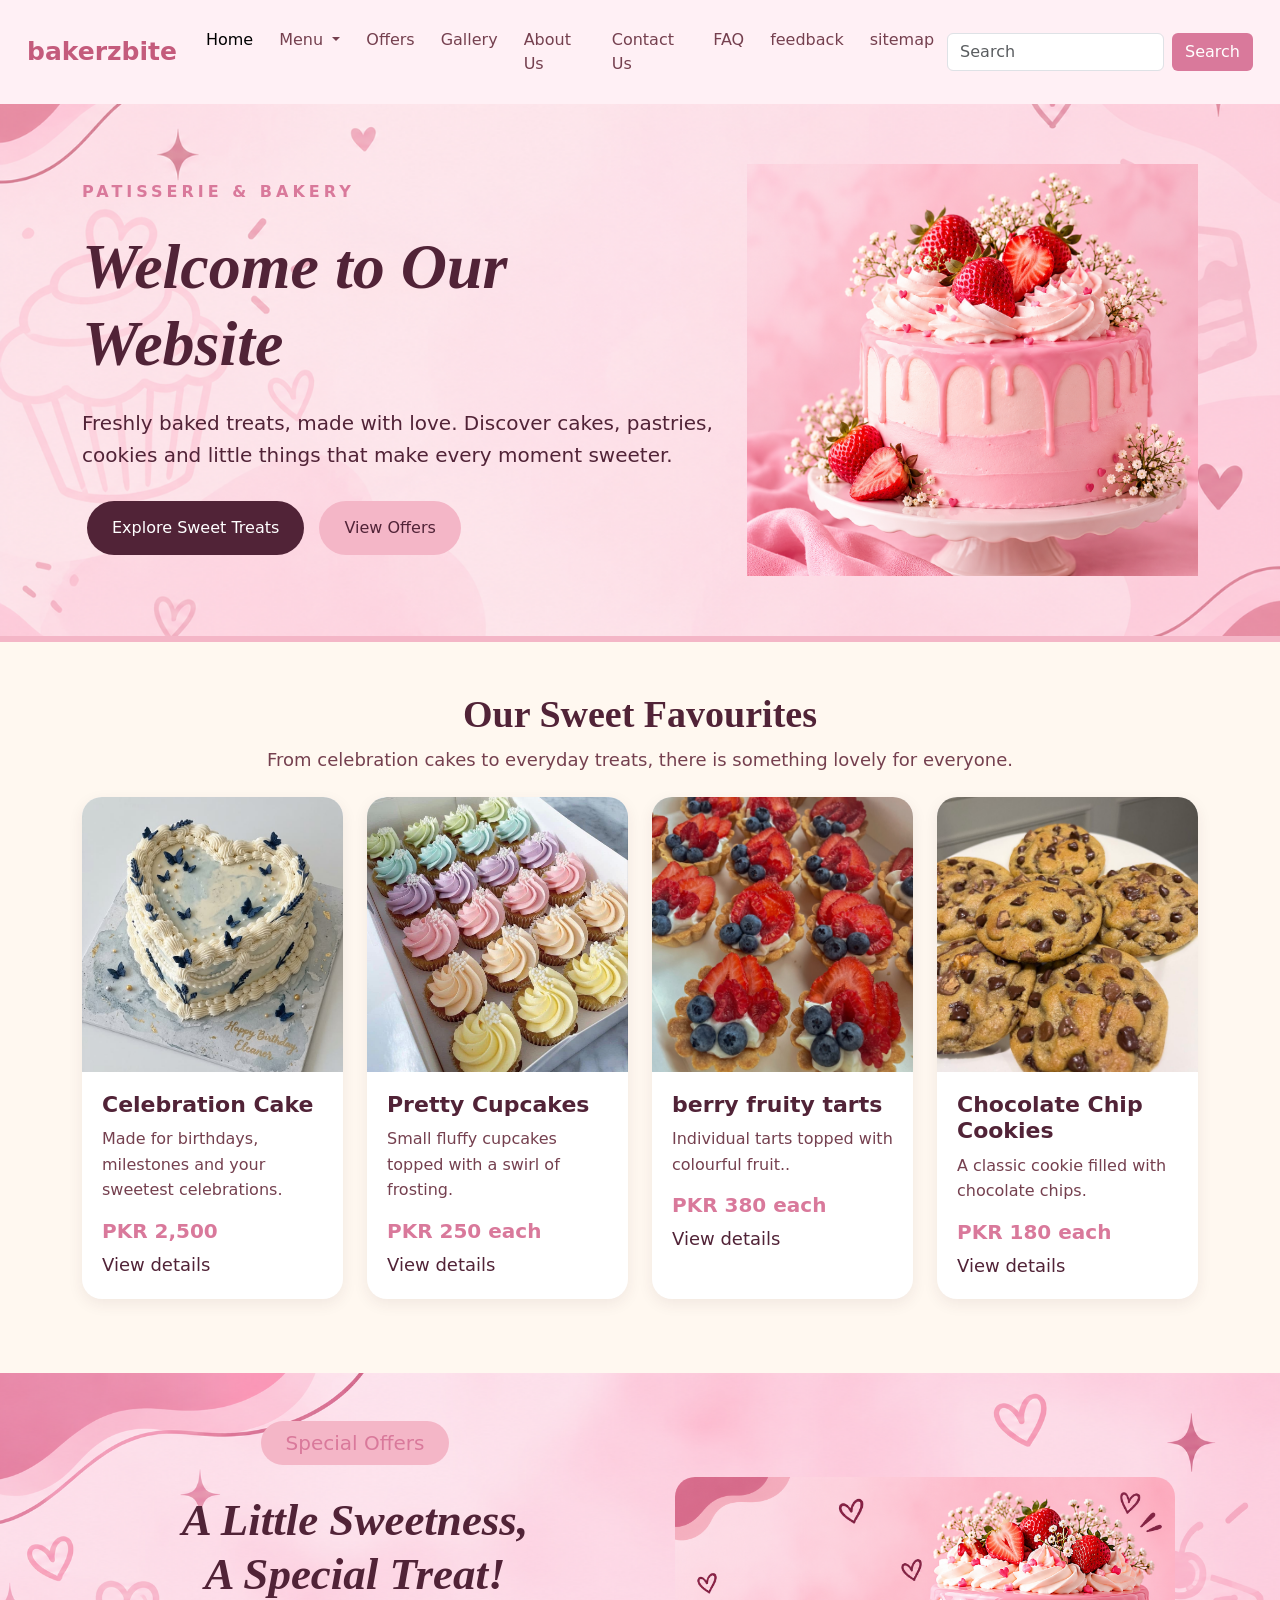
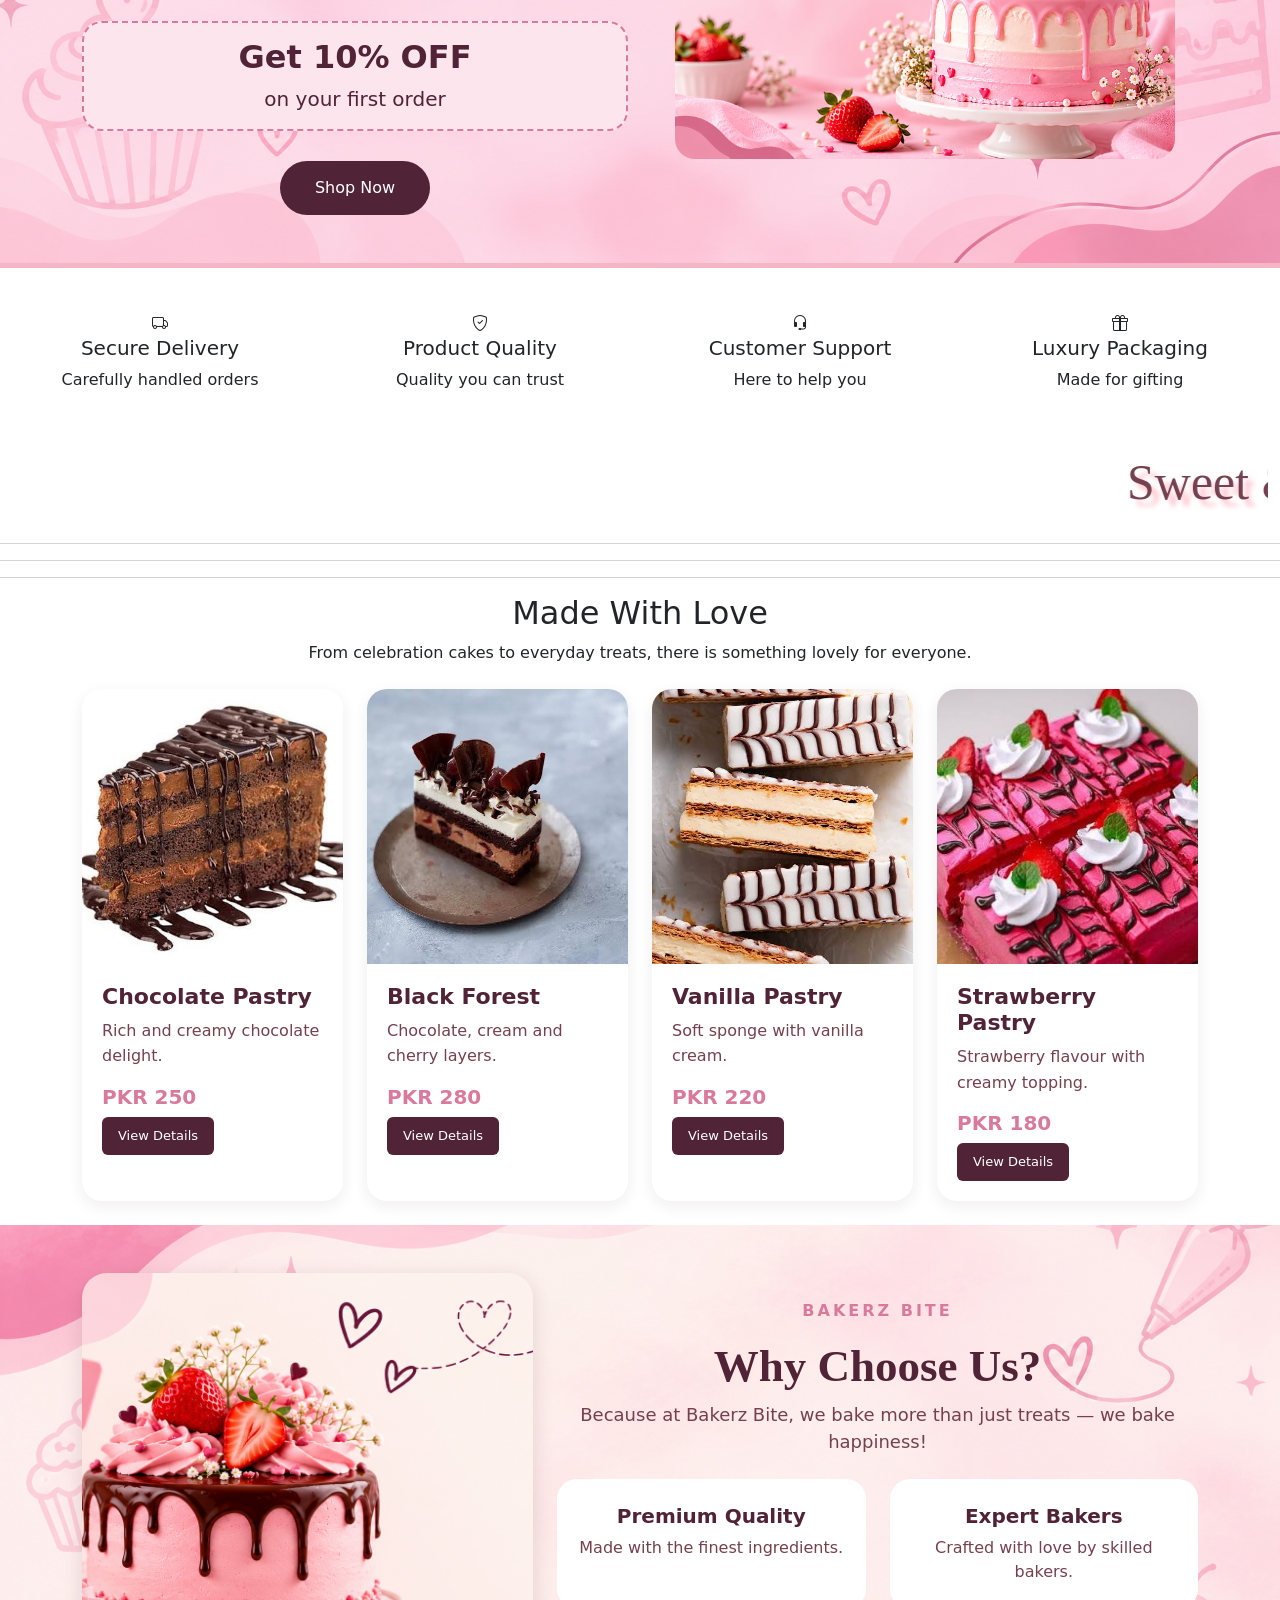
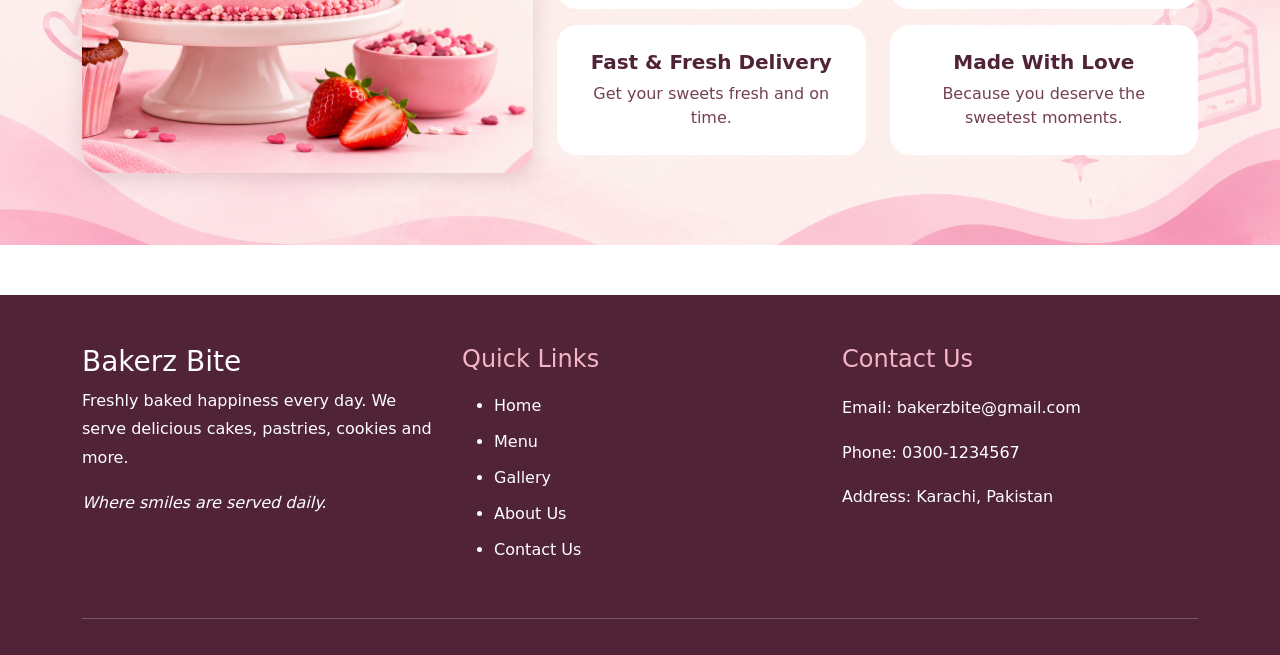
<file: index.html>
<!DOCTYPE html>
    <html lang="en">
    <head>
        <meta charset="UTF-8">
        <meta name="viewport" content="width=device-width, initial-scale=1.0">
        <title>Bakerz Bite</title>

        <!-- Bootstrap 5 -->
        <link href="https://cdn.jsdelivr.net/npm/bootstrap@5.3.3/dist/css/bootstrap.min.css" rel="stylesheet">
    
    <link rel="stylesheet" href="https://cdn.jsdelivr.net/npm/bootstrap-icons@1.11.3/font/bootstrap-icons.min.css">
        <link rel="stylesheet" href="home.css">
    </head>
    <body>
    <!-- ---navbar start gng-- -->
    <nav class="navbar navbar-expand-lg navbar-light">
    <div class="container-fluid">
                

        <a class="navbar-brand" href="logo.jpg-removebg-preview.png">bakerzbite</a>

        <button class="navbar-toggler" type="button"
        data-bs-toggle="collapse"
        data-bs-target="#navbarSupportedContent">
        <span class="navbar-toggler-icon"></span>
        </button>
           




        <div class="collapse navbar-collapse" id="navbarSupportedContent">

        <ul class="navbar-nav me-auto mb-2 mb-lg-0">

            <li class="nav-item">
            <a class="nav-link active" href="index.html">Home</a>
            </li>

            <li class="nav-item dropdown">
            <a class="nav-link dropdown-toggle" href=""
            id="navbarDropdown" role="button"
            data-bs-toggle="dropdown">
                Menu
            </a>

            <ul class="dropdown-menu">
                <li><a class="dropdown-item" href="cakes.html">Cakes</a></li>
                <li><a class="dropdown-item" href="pasteries.html">Pastries</a></li>
                <li><a class="dropdown-item" href="pies.html">Pies</a></li>
                <li><a class="dropdown-item" href="cookies.html">Cookies</a></li>
                <li><a class="dropdown-item" href="marchandies.html">Merchandise</a></li>
            </ul>
            </li>

            <li class="nav-item">
            <a class="nav-link" href="offer.html">Offers</a>
            </li>

            <li class="nav-item">
            <a class="nav-link" href="gallery.html">Gallery</a>
            </li>

            <li class="nav-item">
            <a class="nav-link" href="about.html">About Us</a>
            </li>

            <li class="nav-item">
            <a class="nav-link" href="contact.html">Contact Us</a>
            </li>

            <li class="nav-item">
            <a class="nav-link" href="faq.html">FAQ</a>
            </li>
            
                    <li class="nav-item">
            <a class="nav-link" href="feedback.html">feedback</a>
            </li>
            
                <li class="nav-item">
            <a class="nav-link" href="sitemap.html">sitemap</a>
            </li>

        </ul>

        <form class="d-flex">
            <input class="form-control me-2" type="search" placeholder="Search">
            <button class="btn search-btn" type="submit">Search</button>
        </form>

        </div>
    </div>
    </nav>
    <!-- --navbar end--- -->

    <section class="welcome" id="home">

        <div class="container">
            <div class="row align-items-center">

                <div class="col-md-7 text-start">

                    <p class="small-text">PATISSERIE & BAKERY</p>

                    <h1>Welcome to Our Website</h1>

                    <p class="welcome-text">
                        Freshly baked treats, made with love. Discover cakes,
                        pastries, cookies and little things that make
                        every moment sweeter.
                    </p>

                    <a href="cakes.html" class="btn1">Explore Sweet Treats</a>

                    <a href="offer.html" class="btn2">View Offers</a>

                </div>

                <!-- Image Right Side -->
                <div class="col-md-5 text-center">
                    <img src="pics/welcom1.png" class="img-fluid cake-img" alt="Cake">
                </div>

            </div>
        </div>

    </section>

    <!-- welcome page end -->
    

    <!-- end of welcome--- -->

    <!-- ---FAV -->
    <section class="favourites" id="favourites">

        <div class="container">

            <div class="text-center mb-4">
                <h2>Our Sweet Favourites</h2>
                <p>From celebration cakes to everyday treats, there is something lovely for everyone.</p>
            </div>

            <div class="row"> 

                <!-- Cake -->
                <div class="col-lg-3 col-md-6 mb-4">
                    <div class="sweet-card">

                        <div class="pic">
                            <img src="pics/cake celab3.jpg" alt="Celebration Cake">
                        </div>

                        <div class="card-body">
                            <h4>Celebration Cake</h4>
                            <p>Made for birthdays, milestones and your sweetest celebrations.</p>
                            <h5>PKR 2,500</h5>
                            <a href="contact.html">View details </a>
                        </div>

                    </div>
                </div>

                <!-- Cupcakes -->
                <div class="col-lg-3 col-md-6 mb-4">
                    <div class="sweet-card">

                        <div class="pic">
                            <img src="pics/preety cupcakes.jpg" alt="Pretty Cupcakes">
                        </div>

                        <div class="card-body">
                            <h4>Pretty Cupcakes</h4>
                            <p>Small fluffy cupcakes topped with a swirl of frosting.</p>
                            <h5>PKR 250 each</h5>
                            <a href="contact.html">View details </a>
                        </div>

                    </div>
                </div>

                <!-- tarts -->
                <div class="col-lg-3 col-md-6 mb-4">
                    <div class="sweet-card">

                        <div class="pic">
                            <img src="pics/berry fruit tarts.jpg" alt="Chocolate Chip Cookies">
                        </div>

                        <div class="card-body">
                            <h4>berry fruity tarts</h4>
                            <p>Individual tarts topped with colourful fruit..</p>
                            <h5>PKR 380 each</h5>
                            <a href="contact.html">View details </a>
                        </div>

                    </div>
                </div>


                <!-- Cookies -->
                <div class="col-lg-3 col-md-6 mb-4">
                    <div class="sweet-card">

                        <div class="pic">
                            <img src="pics/choclatechip cookies.jpg" alt="Chocolate Chip Cookies">
                        </div>

                        <div class="card-body">
                            <h4>Chocolate Chip Cookies</h4>
                            <p>A classic cookie filled with chocolate chips.</p>
                            <h5>PKR 180 each</h5>
                            <a href="contact.html">View details </a>
                        </div>

                    </div>
                </div>
    <!-- END-- -->

                <!-- Tote bags -->
       
            </div>
        </div>
    </section>



    <!-- --FAV KHATM -->


    <!-- special offer start -->

    <section class="offer py-5">

        <div class="container">
            <div class="row align-items-center">

               
                <!-- Text side -->
                <div class="col-md-6 text-center">

                    <h5 class="offer-small">Special Offers</h5>

                    <h1>A Little Sweetness,<br>
                        A Special Treat!
                    </h1>

                    <div class="discount">
                        <h2>Get 10% OFF</h2>
                        <p>on your first order</p>
                    </div>

                    <a href="cakes.html" class="shop-btn">
                        Shop Now 
                    </a>

                </div>


               
                <!-- Cake picture -->
                <div class="col-md-6 text-center">
                    <img src="pics/offer pic.png"
                        class="img-fluid offer-img"
                        alt="Special Offer Cake">
                </div>

            </div>
        </div>

    </section>

    <!-- special offer end -->












    <!-- Features Section -->
    <div class="container-fluid py-4">
        <div class="row text-center align-items-center">

            <!-- Feature 1 -->
            <div class="col-6 col-md-3 feature-box">
                <div class="feature-icon">
                    <i class="bi bi-truck"></i>
                </div>
                <h5>Secure Delivery</h5>
                <p>Carefully handled orders</p>
            </div>

            <!-- Feature 2 -->
            <div class="col-6 col-md-3 feature-box">
                <div class="feature-icon">
                    <i class="bi bi-shield-check"></i>
                </div>
                <h5>Product Quality</h5>
                <p>Quality you can trust</p>
            </div>

            <!-- Feature 3 -->
            <div class="col-6 col-md-3 feature-box">
                <div class="feature-icon">
                    <i class="bi bi-headset"></i>
                </div>
                <h5>Customer Support</h5>
                <p>Here to help you</p>
            </div>


            <!-- Feature 4 -->
            <div class="col-6 col-md-3 feature-box">
                <div class="feature-icon">
                    <i class="bi bi-gift"></i>
                </div>
                <h5>Luxury Packaging</h5>
                <p>Made for gifting</p>
            </div>

        </div>
    </div>

    <div class="container-fluid">
        <div class="row">
            <div class="col-md-12">
                <marquee>
                    <h1 style="font-size: 50px; text-shadow: 7px 7px 5px pink; color:#75404f; font-family: Georgia, serif;">Sweet & Celebratory "Best for Cakes & Cupcakes"</h1>
                </marquee>
            </div>
        </div>
    </div>
    <hr style="color:#75404f ; font-weight: bolder;"><hr style="color:#75404f ; font-weight: bolder;"><hr style="color:#75404f ; font-weight: bolder;">













    <!-- Cards Start -->

    <section class="cakes" id="cakes">

        <div class="container">

            <div class="text-center mb-4">
                <h2>Made With Love</h2>
                <p>From celebration cakes to everyday treats, there is something lovely for everyone.</p>
            </div>

            <div class="row">

                <!-- Card 1 -->
                <div class="col-lg-3 col-md-6 mb-4">
                    <div class="sweet-card">

                        <div class="pic">
                            <img src="pics/pastry1.jpg" alt="chocolate">
                        </div>

                        <div class="card-body">
                            <h4>Chocolate Pastry</h4>
                            <p>Rich and creamy chocolate delight.</p>
                            <h5>PKR 250</h5>

                            <button class="btn detail-btn"
                            data-bs-toggle="modal" data-bs-target="#cake1">
                                View Details
                            </button>
                        </div>

                    </div>
                </div>


                <!-- Card 2 -->
                <div class="col-lg-3 col-md-6 mb-4">
                    <div class="sweet-card">

                        <div class="pic">
                            <img src="pics/pastry2.jpg" alt="Black Forest">
                        </div>

                        <div class="card-body">
                            <h4>Black Forest</h4>
                            <p>Chocolate, cream and cherry layers.</p>
                            <h5>PKR 280</h5>

                            <button class="btn detail-btn"
                            data-bs-toggle="modal" data-bs-target="#cake2">
                                View Details
                            </button>
                        </div>

                    </div>
                </div>


                <!-- Card 3 -->
                <div class="col-lg-3 col-md-6 mb-4">
                    <div class="sweet-card">

                        <div class="pic">
                            <img src="pics/pastry3.jpg" alt="vanilla">
                        </div>

                        <div class="card-body">
                            <h4>Vanilla Pastry</h4>
                            <p>Soft sponge with vanilla cream.</p>
                            <h5>PKR 220</h5>

                            <button class="btn detail-btn"
                            data-bs-toggle="modal" data-bs-target="#cake3">
                                View Details
                            </button>
                        </div>

                    </div>
                </div>

                 
                <!-- Card 4 -->
                <div class="col-lg-3 col-md-6 mb-4">
                    <div class="sweet-card">

                        <div class="pic">
                            <img src="pics/pastry4.jpg" alt="Strawberry">
                        </div>

                        <div class="card-body">
                            <h4>Strawberry Pastry</h4>
                            <p>Strawberry flavour with creamy topping.</p>
                            <h5>PKR 180</h5>

                            <button class="btn detail-btn"
                            data-bs-toggle="modal" data-bs-target="#cake4">
                                View Details
                            </button>
                        </div>

                    </div>
                </div>

            </div>
        </div>


        <!-- Modal 1 -->
        <div class="modal fade" id="cake1">
            <div class="modal-dialog modal-dialog-centered modal-lg">
                <div class="modal-content">

                    <div class="row g-0">

                        <div class="col-md-6">
                            <img src="pics/pastry1.jpg" class="w-100 h-100" style="object-fit: cover;">
                        </div>

                        <div class="col-md-6 p-4">
                            <button type="button" class="btn-close float-end"
                            data-bs-dismiss="modal"></button>

                            <h4>Chocolate Pastry</h4>
                            <p>Rich and creamy chocolate delight with delicious chocolate layers. A perfect treat for chocolate lovers.</p>

                            <h5>PKR 250</h5>

                            <a href="contact.html" class="btn order-btn w-100">
                                Order Now
                            </a>
                        </div>

                    </div>

                </div>
            </div>
        </div>


        <!-- Modal 2 -->
        <div class="modal fade" id="cake2">
            <div class="modal-dialog modal-dialog-centered modal-lg">
                <div class="modal-content">

                    <div class="row g-0">

                        <div class="col-md-6">
                            <img src="pics/pastry2.jpg" class="w-100 h-100" style="object-fit: cover;">
                        </div>

                        <div class="col-md-6 p-4">
                            <button type="button" class="btn-close float-end"
                            data-bs-dismiss="modal"></button>

                            <h4>Black Forest</h4>
                            <p>Delicious chocolate sponge with fresh cream and cherry layers. A lovely choice for sweet moments.</p>

                            <h5>PKR 280</h5>

                            <a href="contact.html" class="btn order-btn w-100">
                                Order Now
                            </a>
                        </div>

                    </div>

                </div>
            </div>
        </div>


        <!-- Modal 3 -->
        <div class="modal fade" id="cake3">
            <div class="modal-dialog modal-dialog-centered modal-lg">
                <div class="modal-content">

                    <div class="row g-0">

                        <div class="col-md-6">
                            <img src="pics/pastry3.jpg" class="w-100 h-100" style="object-fit: cover;">
                        </div>

                        <div class="col-md-6 p-4">
                            <button type="button" class="btn-close float-end"
                            data-bs-dismiss="modal"></button>

                            <h4>Vanilla Pastry</h4>
                            <p>Soft vanilla sponge topped with smooth and creamy vanilla frosting. Perfect for every occasion.</p>

                            <h5>PKR 220</h5>

                            <a href="contact.html" class="btn order-btn w-100">
                                Order Now
                            </a>
                        </div>

                    </div>

                </div>
            </div>
        </div>


        <!-- Modal 4 -->
        <div class="modal fade" id="cake4">
            <div class="modal-dialog modal-dialog-centered modal-lg">
                <div class="modal-content">

                    <div class="row g-0">

                        <div class="col-md-6">
                            <img src="pics/pastry4.jpg" class="w-100 h-100" style="object-fit: cover;">
                        </div>

                        <div class="col-md-6 p-4">
                            <button type="button" class="btn-close float-end"
                            data-bs-dismiss="modal"></button>

                            <h4>Strawberry Pastry</h4>
                            <p>Soft pastry with delicious strawberry flavour and creamy topping. A delightful treat for everyone.</p>

                            <h5>PKR 180</h5>

                            <a href="contact.html" class="btn order-btn w-100">
                                Order Now
                            </a>
                        </div>

                    </div>

                </div>
            </div>
        </div>

    </section>

    <!-- Cards End -->





    <!-- Why Choose Us Start -->

    <section class="choose py-5">

        <div class="container">
            <div class="row align-items-center">

                <!-- Left Side Image -->

                <div class="col-lg-5 col-md-12 mb-4">
                    <img src="pics/side pic.png"
                        class="img-fluid choose-img"
                        alt="Bakerz Bite Cake">
                </div>

                <!-- Right Side Content -->

                <div class="col-lg-7 col-md-12">

                    <div class="text-center mb-4">
                        <p class="choose-small">BAKERZ BITE</p>

                        <h2>Why Choose Us?</h2>

                        <p class="choose-text">
                            Because at Bakerz Bite, we bake more than
                            just treats — we bake happiness!
                        </p>
                    </div>

                    <div class="row">

                        <!-- Box 1 -->

                        <div class="col-md-6 mb-3">
                            <div class="choose-box">
                                <h4>Premium Quality</h4>
                                <p>Made with the finest ingredients.</p>
                            </div>
                        </div>

                        <!-- Box 2 -->

                        <div class="col-md-6 mb-3">
                            <div class="choose-box">
                                <h4>Expert Bakers</h4>
                                <p>Crafted with love by skilled bakers.</p>
                            </div>
                        </div>

                        <!-- Box 3 -->

                        <div class="col-md-6 mb-3">
                            <div class="choose-box">
                                <h4>Fast & Fresh Delivery</h4>
                                <p>Get your sweets fresh and on time.</p>
                            </div>
                        </div>

                        <!-- Box 4 -->

                        <div class="col-md-6 mb-3">
                            <div class="choose-box">
                                <h4>Made With Love</h4>
                                <p>Because you deserve the sweetest moments.</p>
                            </div>
                        </div>

                    </div>

                </div>

            </div>
        </div>

    </section>

    <!-- Why Choose Us End -->



    <!-- ---footer shuru -->

    <footer class="footer">
        <div class="container">
            <div class="row">

                <!-- About -->
                <div class="col-lg-4 col-md-6 mb-4">
                    <h3>Bakerz Bite</h3>
                    <p>
                        Freshly baked happiness every day.
                        We serve delicious cakes, pastries,
                        cookies and more.
                    </p>
                    <p><i>Where smiles are served daily.</i></p>
                </div>

                <!-- Quick Links -->
                <div class="col-lg-4 col-md-6 mb-4">
                    <h4>Quick Links</h4>
                    <ul class="footer-links">
                        <li><a href="home.html">Home</a></li>
                        <li><a href="#">Menu</a></li>
                        <li><a href="gallery.html">Gallery</a></li>
                        <li><a href="about.html">About Us</a></li>
                        <li><a href="contact.html">Contact Us</a></li>
                    </ul>
                </div>

                <!-- Contact -->
                <div class="col-lg-4 col-md-12 mb-4">
                    <h4>Contact Us</h4>
                    <p>Email: bakerzbite@gmail.com</p>
                    <p>Phone: 0300-1234567</p>
                    <p>Address: Karachi, Pakistan</p>
                </div>

            </div>

            <hr>

            

        </div>
    </footer>




    <!-- ---footer khtm -->


    <script src="https://cdn.jsdelivr.net/npm/bootstrap@5.0.2/dist/js/bootstrap.bundle.min.js" integrity="sha384-MrcW6ZMFYlzcLA8Nl+NtUVF0sA7MsXsP1UyJoMp4YLEuNSfAP+JcXn/tWtIaxVXM" crossorigin="anonymous"></script>
    </body>
    </html>
</file>
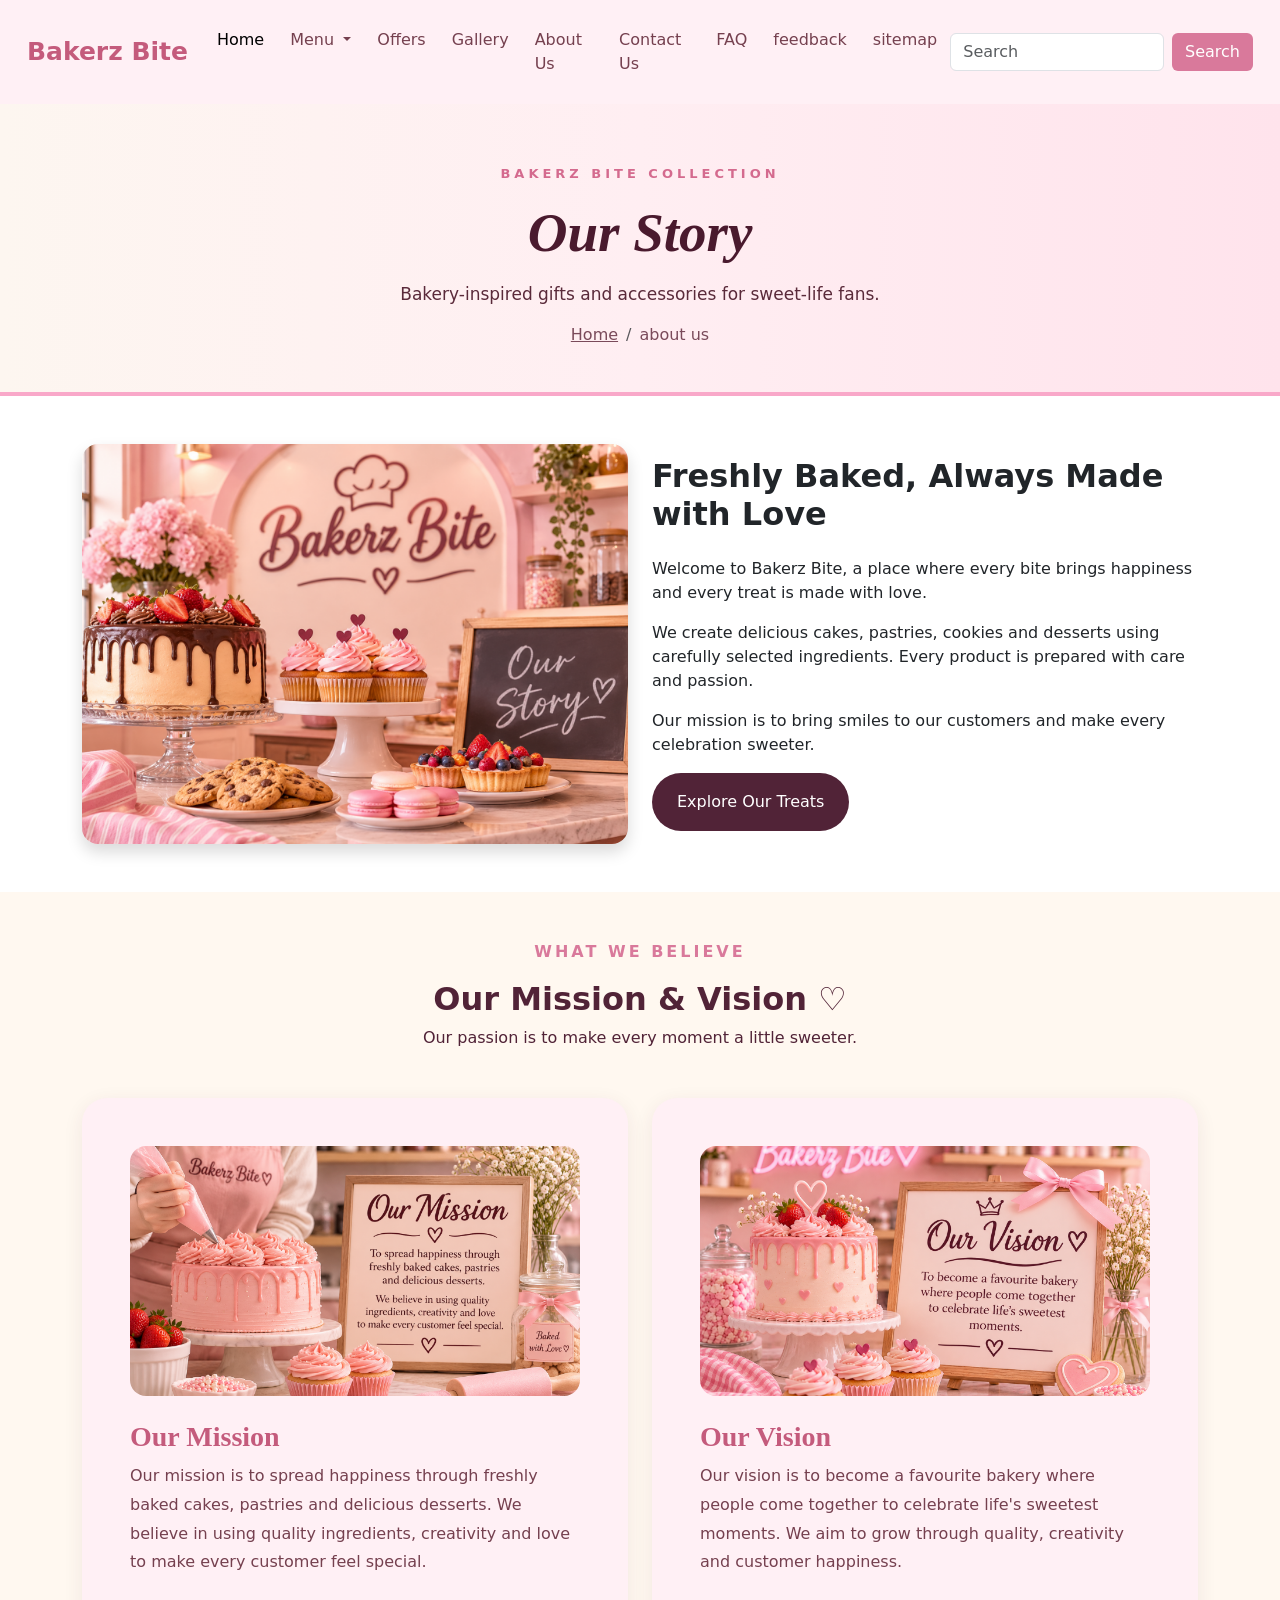
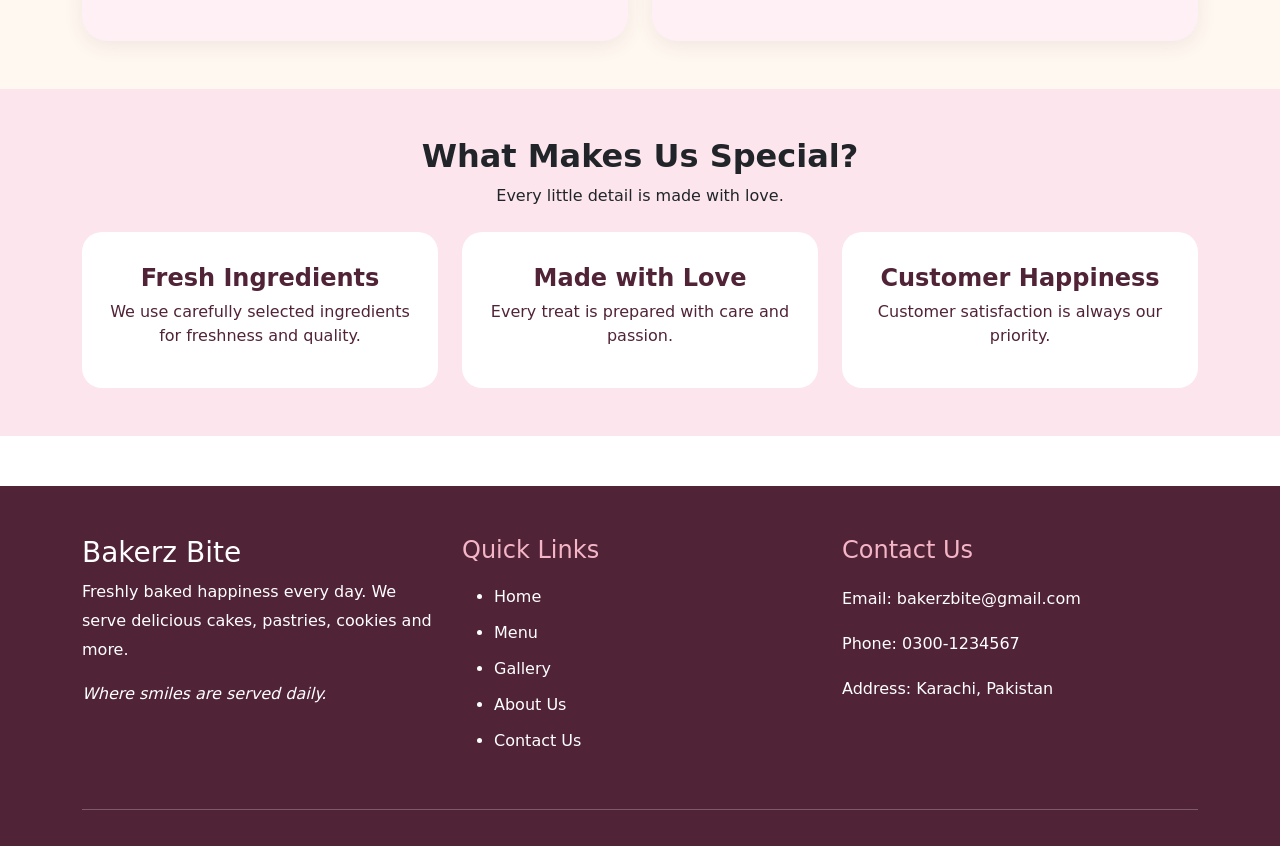
<file: about.html>
<!DOCTYPE html>
<html lang="en">
<head>
    <meta charset="UTF-8">
    <meta name="viewport" content="width=device-width, initial-scale=1.0">
    <title>Bakerz Bite</title>

    <!-- Bootstrap 5 -->
    <link href="https://cdn.jsdelivr.net/npm/bootstrap@5.3.3/dist/css/bootstrap.min.css" rel="stylesheet">

    <link rel="stylesheet" href="about.css">
</head>
<body>
<!-- ---navbar start gng-- -->
<nav class="navbar navbar-expand-lg navbar-light">
  <div class="container-fluid">

    <a class="navbar-brand" href="#">Bakerz Bite</a>

    <button class="navbar-toggler" type="button"
    data-bs-toggle="collapse"
    data-bs-target="#navbarSupportedContent">
      <span class="navbar-toggler-icon"></span>
    </button>

    <div class="collapse navbar-collapse" id="navbarSupportedContent">

      <ul class="navbar-nav me-auto mb-2 mb-lg-0">

        <li class="nav-item">
          <a class="nav-link active" href="index.html">Home</a>
        </li>

        <li class="nav-item dropdown">
          <a class="nav-link dropdown-toggle" href="#"
          id="navbarDropdown" role="button"
          data-bs-toggle="dropdown">
            Menu
          </a>

          <ul class="dropdown-menu">
            <li><a class="dropdown-item" href="cakes.html">Cakes</a></li>
            <li><a class="dropdown-item" href="pasteries.html">Pastries</a></li>
            <li><a class="dropdown-item" href="pies.html">Pies</a></li>
            <li><a class="dropdown-item" href="cookies.html">Cookies</a></li>
            <li><a class="dropdown-item" href="marchandies.html">Merchandise</a></li>
          </ul>
        </li>

        <li class="nav-item">
          <a class="nav-link" href="offer.html">Offers</a>
        </li>

        <li class="nav-item">
          <a class="nav-link" href="gallery.html">Gallery</a>
        </li>

        <li class="nav-item">
          <a class="nav-link" href="about.html">About Us</a>
        </li>

        <li class="nav-item">
          <a class="nav-link" href="contact.html">Contact Us</a>
        </li>

        <li class="nav-item">
          <a class="nav-link" href="faq.html">FAQ</a>
        </li>
        
         <li class="nav-item">
          <a class="nav-link" href="feedback.html">feedback</a>
        </li>

        <li class="nav-item">
          <a class="nav-link" href="sitemap.html">sitemap</a>
        </li>
      </ul>

      <form class="d-flex">
        <input class="form-control me-2" type="search" placeholder="Search">
        <button class="btn search-btn" type="submit">Search</button>
      </form>

    </div>
  </div>
</nav>
<!-- --navbar end--- -->

<!-- welcome shuru-- -->
 <!-- Cakes Header Section-- -->
   <section class="cakes-header text-center">
    <div class="container">

      <p class="small-title">BAKERZ BITE COLLECTION</p>

      <h1 class="main-title">Our Story </h1>

      <p class="sub-text mt-3">Bakery-inspired gifts and accessories for sweet-life fans.</p> 

      <!-- Breadcrumb  -->

       <nav aria-label="breadcrumb" class="d-flex justify-content-center mt-3">
        <ol class="breadcrumb mb-0">
          <li class="breadcrumb-item"><a href="index.html">Home</a></li>
          <li class="breadcrumb-item active" aria-current="page">about us</li>
        </ol>
      </nav>

  
    </div>
  </section> 

<!-- welcome end -->

<!-- About Content -->

<section class="container py-5">

    <div class="row align-items-center g-4">

        <div class="col-md-6">

            <img src="pics/bakery pic.png"
                class="img-fluid rounded-4 shadow about-img"
                alt="Bakerz Bite Bakery">

        </div>

        <div class="col-md-6">

            <h2 class="fw-bold">
                Freshly Baked, Always Made with Love
            </h2>

            <p class="mt-4">
                Welcome to Bakerz Bite, a place where every bite
                brings happiness and every treat is made with love.
            </p>

            <p>
                We create delicious cakes, pastries, cookies and
                desserts using carefully selected ingredients.
                Every product is prepared with care and passion.
            </p>

            <p>
                Our mission is to bring smiles to our customers
                and make every celebration sweeter.
            </p>

            <a href="home.html"
                class="btn about-btn rounded-pill px-4 py-3">
                Explore Our Treats 
            </a>

        </div>

    </div>

</section>






<!-- Mission & Vision -->

<section class="mission py-5">

    <div class="container">

        <div class="text-center mb-5">
            <p class="pink-text">WHAT WE BELIEVE</p>
            <h2 class="fw-bold">Our Mission & Vision ♡</h2>
            <p>Our passion is to make every moment a little sweeter.</p>
        </div>

        <div class="row g-4">

            <!-- Mission -->

            <div class="col-md-6">

                <div class="mission-card h-100 p-4 p-md-5">

                    <div class="mission-pic">
                        <img src="pics/mission.png"
                             class="img-fluid rounded-4"
                             alt="Freshly baked cakes">
                    </div>

                    <h3 class="mt-4 fw-bold">Our Mission </h3>

                    <p>
                        Our mission is to spread happiness through
                        freshly baked cakes, pastries and delicious
                        desserts. We believe in using quality ingredients,
                        creativity and love to make every customer feel special.
                    </p>

                </div>

            </div>

            <!-- Vision -->

            <div class="col-md-6">

                <div class="mission-card h-100 p-4 p-md-5">

                    <div class="mission-pic">
                        <img src="pics/version.png"
                             class="img-fluid rounded-4"
                             alt="Beautiful bakery treats">
                    </div>

                    <h3 class="mt-4 fw-bold">Our Vision </h3>

                    <p>
                        Our vision is to become a favourite bakery
                        where people come together to celebrate
                        life's sweetest moments. We aim to grow
                        through quality, creativity and customer happiness.
                    </p>

                </div>

            </div>

        </div>

    </div>

</section>
<!-- ---end of vison and mission-- -->




<!-- Our box -->

<section class="box py-5">

    <div class="container text-center">

        <h2 class="fw-bold">What Makes Us Special?</h2>

        <p class="mb-4">
            Every little detail is made with love.
        </p>

        <div class="row g-4">

            <div class="col-md-4">

                <div class="card box-card h-100 p-4">

                    <h1></h1>

                    <h4 class="fw-bold">Fresh Ingredients</h4>

                    <p>
                        We use carefully selected ingredients
                        for freshness and quality.
                    </p>

                </div>

            </div>

            <div class="col-md-4">

                <div class="card box-card h-100 p-4">

                    <h1></h1>

                    <h4 class="fw-bold">Made with Love</h4>

                    <p>
                        Every treat is prepared with care
                        and passion.
                    </p>

                </div>

            </div>

            <div class="col-md-4">

                <div class="card box-card h-100 p-4">

                    <h1></h1>

                    <h4 class="fw-bold">Customer Happiness</h4>

                    <p>
                        Customer satisfaction is always
                        our priority.
                    </p>

                </div>

            </div>

        </div>

    </div>

</section>







<!-- ---footer shuru -->

<footer class="footer">
    <div class="container">
        <div class="row">

            <!-- About -->
            <div class="col-lg-4 col-md-6 mb-4">
                <h3>Bakerz Bite</h3>
                <p>
                    Freshly baked happiness every day.
                    We serve delicious cakes, pastries,
                    cookies and more.
                </p>
                <p><i>Where smiles are served daily.</i></p>
            </div>

            <!-- Quick Links -->
            <div class="col-lg-4 col-md-6 mb-4">
                <h4>Quick Links</h4>
                <ul class="footer-links">
                    <li><a href="index.html">Home</a></li>
                    <li><a href="cakes.html">Menu</a></li>
                    <li><a href="gallery.html">Gallery</a></li>
                    <li><a href="about.html">About Us</a></li>
                    <li><a href="contact.html">Contact Us</a></li>
                </ul>
            </div>

            <!-- Contact -->
            <div class="col-lg-4 col-md-12 mb-4">
                <h4>Contact Us</h4>
                <p>Email: bakerzbite@gmail.com</p>
                <p>Phone: 0300-1234567</p>
                <p>Address: Karachi, Pakistan</p>
            </div>

        </div>

        <hr>

        

    </div>
</footer>




 <!-- ---footer khtm -->


<script src="https://cdn.jsdelivr.net/npm/bootstrap@5.0.2/dist/js/bootstrap.bundle.min.js" integrity="sha384-MrcW6ZMFYlzcLA8Nl+NtUVF0sA7MsXsP1UyJoMp4YLEuNSfAP+JcXn/tWtIaxVXM" crossorigin="anonymous"></script>
</body>
</html>
</file>
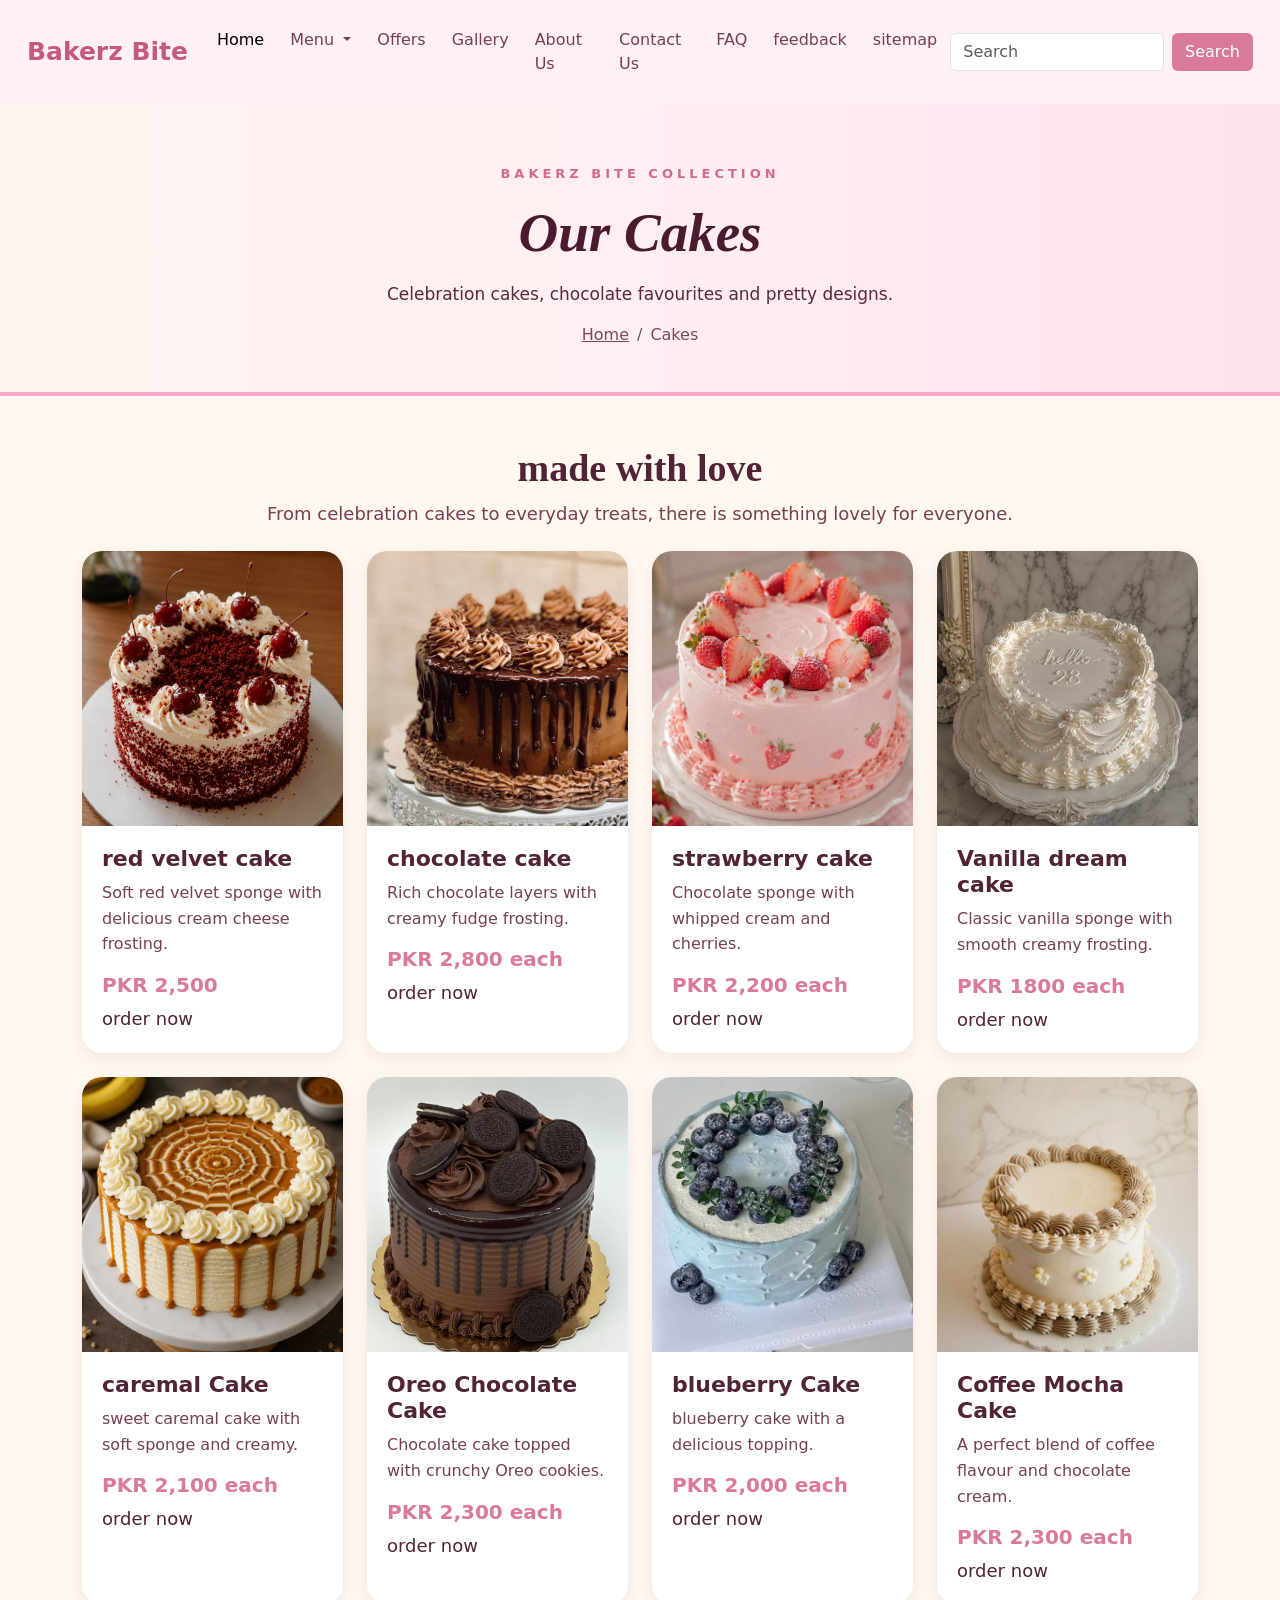
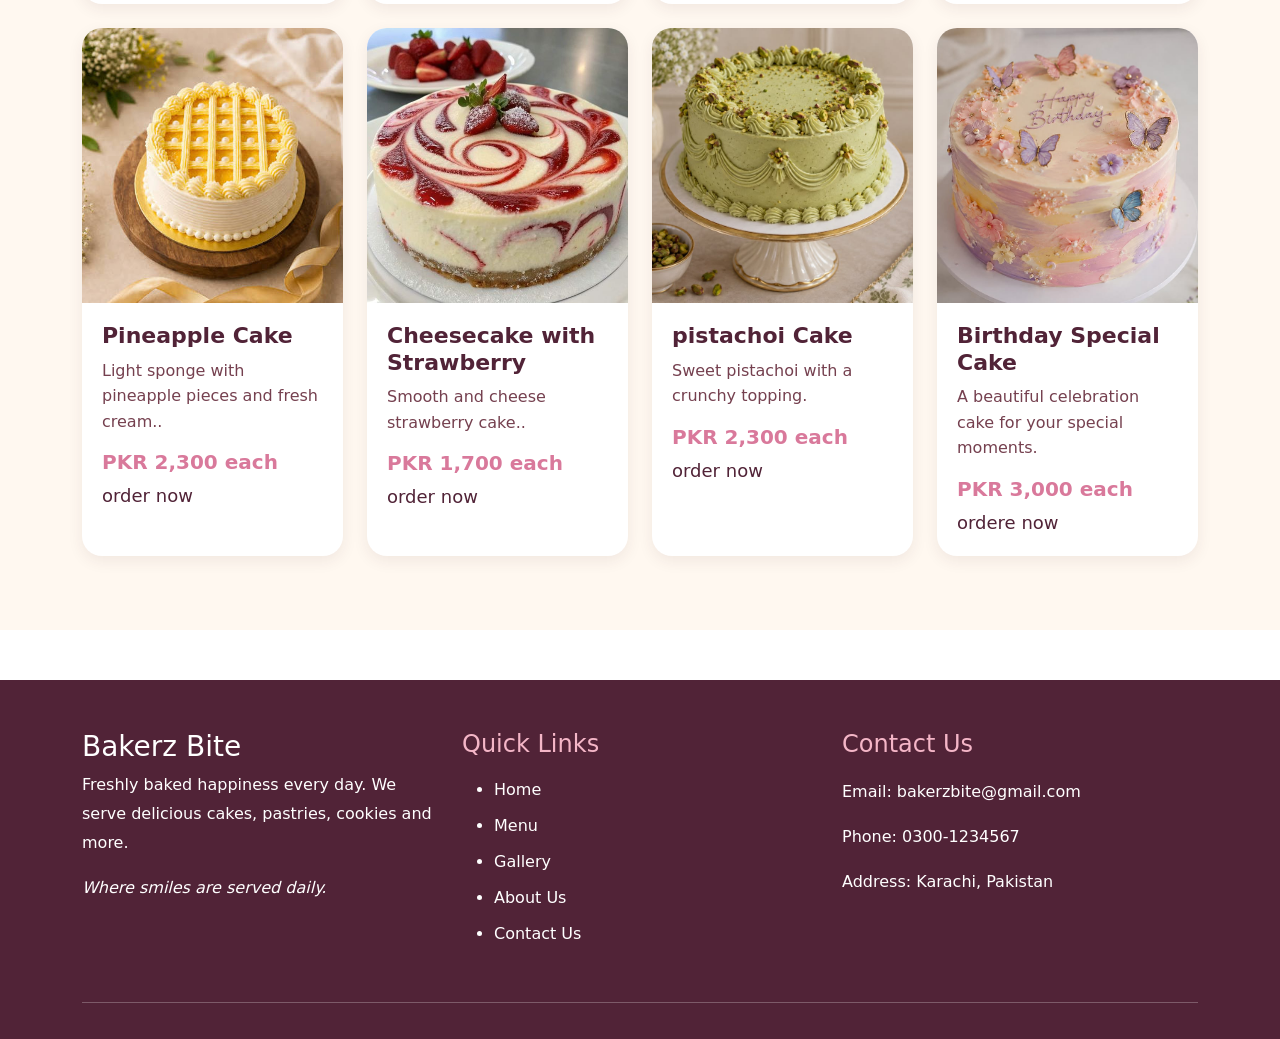
<file: cakes.html>
<!DOCTYPE html>
<html lang="en">
<head>
    <meta charset="UTF-8">
    <meta name="viewport" content="width=device-width, initial-scale=1.0">
    <title>Bakerz Bite</title>

    <!-- Bootstrap 5 -->
    <link href="https://cdn.jsdelivr.net/npm/bootstrap@5.3.3/dist/css/bootstrap.min.css" rel="stylesheet">

    <link rel="stylesheet" href="cakes.css">

    
</head>
<body>
<!-- ---navbar start gng-- -->
<nav class="navbar navbar-expand-lg navbar-light">
  <div class="container-fluid">

    <a class="navbar-brand" href="#">Bakerz Bite</a>

    <button class="navbar-toggler" type="button"
    data-bs-toggle="collapse"
    data-bs-target="#navbarSupportedContent">
      <span class="navbar-toggler-icon"></span>
    </button>

    <div class="collapse navbar-collapse" id="navbarSupportedContent">

      <ul class="navbar-nav me-auto mb-2 mb-lg-0">

        <li class="nav-item">
          <a class="nav-link active" href="#">Home</a>
        </li>

        <li class="nav-item dropdown">
          <a class="nav-link dropdown-toggle" href="#"
          id="navbarDropdown" role="button"
          data-bs-toggle="dropdown">
            Menu
          </a>

          <ul class="dropdown-menu">
            <li><a class="dropdown-item" href="cakes.html">Cakes</a></li>
            <li><a class="dropdown-item" href="pasteries.html">Pastries</a></li>
            <li><a class="dropdown-item" href="pies.html">Pies</a></li>
            <li><a class="dropdown-item" href="cookies.html">Cookies</a></li>
            <li><a class="dropdown-item" href="marchandies.html">Merchandise</a></li>
          </ul>
        </li>

        <li class="nav-item">
          <a class="nav-link" href="offer.html">Offers</a>
        </li>

        <li class="nav-item">
          <a class="nav-link" href="gallery.html">Gallery</a>
        </li>

        <li class="nav-item">
          <a class="nav-link" href="about.html">About Us</a>
        </li>

        <li class="nav-item">
          <a class="nav-link" href="contact.html">Contact Us</a>
        </li>

        <li class="nav-item">
          <a class="nav-link" href="faq.html">FAQ</a>
        </li>
        
        <li class="nav-item">
          <a class="nav-link" href="feedback.html">feedback</a>
        </li>

         <li class="nav-item">
          <a class="nav-link" href="sitemap.html">sitemap</a>
        </li>
      </ul>

      <form class="d-flex">
        <input class="form-control me-2" type="search" placeholder="Search">
        <button class="btn search-btn" type="submit">Search</button>
      </form>

    </div>
  </div>
</nav>
<!-- --navbar end--- -->
<!-- welcome shuru-- -->
 <!-- Cakes Header Section-- -->
   <section class="cakes-header text-center">
    <div class="container">

      <p class="small-title">BAKERZ BITE COLLECTION</p>

      <h1 class="main-title">Our Cakes </h1>

      <p class="sub-text mt-3">Celebration cakes, chocolate favourites and pretty designs.</p> 

      <!-- Breadcrumb  -->

       <nav aria-label="breadcrumb" class="d-flex justify-content-center mt-3">
        <ol class="breadcrumb mb-0">
          <li class="breadcrumb-item"><a href="index.html">Home</a></li>
          <li class="breadcrumb-item active" aria-current="page">Cakes</li>
        </ol>
      </nav>

    </div>
  </section> 

<!-- welcome end -->



<!-- --card start--- -->

  <section class="cakes" id="cakes">

    <div class="container">

        <div class="text-center mb-4">
            <h2>made with love</h2>
            <p>From celebration cakes to everyday treats, there is something lovely for everyone.</p>
        </div>

        <div class="row">

            
            <div class="col-lg-3 col-md-6 mb-4">
                <div class="sweet-card">

                    <div class="pic">
                        <img src="pics/redvelvet.jpg" alt="red velvet">
                    </div>

                    <div class="card-body">
                        <h4>red velvet cake</h4>
                        <p>Soft red velvet sponge with delicious cream cheese frosting.</p>
                        <h5>PKR 2,500</h5>
                        <a href="contact.html">order now </a>
                

    </div>
</div>
            </div>             





             
                   


             <!-- card2 -->
            <div class="col-lg-3 col-md-6 mb-4">
                <div class="sweet-card">

                    <div class="pic">
                        <img src="pics/choclate acke.avif" alt="chocolate cake">
                    </div>

                    <div class="card-body">
                        <h4>chocolate cake</h4>
                        <p>Rich chocolate layers with creamy fudge frosting.</p>
                        <h5>PKR 2,800 each</h5>
                         <a href="contact.html">order now </a>
                    </div>

                </div>
            </div>

            <!-- card3 -->
            <div class="col-lg-3 col-md-6 mb-4">
                <div class="sweet-card">

                    <div class="pic">
                        <img src="pics/strawbeery cake.jpg" alt="Chocolate Chip Cookies">
                    </div>

                    <div class="card-body">
                        <h4>strawberry cake</h4>
                        <p>Chocolate sponge with whipped cream and cherries.</p>
                        <h5>PKR 2,200 each</h5>
                        <a href="contact.html">order now </a>
                    </div>

                </div>
            </div>

            <!-- Card4 -->
            <div class="col-lg-3 col-md-6 mb-4">
                <div class="sweet-card">

                    <div class="pic">
                        <img src="pics/vanilla draem cake.jpg" alt="vanilla cake">
                    </div>

                    <div class="card-body">
                        <h4>Vanilla dream cake</h4>
                        <p>Classic vanilla sponge with smooth creamy frosting.</p>
                        <h5>PKR 1800 each</h5>
                        <a href="contact.html">order now </a>
                    </div>
                </div>
            </div>
                       

<!-- card5-- -->


              <div class="col-lg-3 col-md-6 mb-4">
                <div class="sweet-card">

                    <div class="pic">
                        <img src="pics/caramell cake.jpg" alt="Caramal cake">
                    </div>
                    
                    

                    <div class="card-body">
                        <h4>caremal Cake</h4>
                        <p>sweet caremal cake with soft sponge and creamy.</p>
                        <h5>PKR 2,100 each</h5>
                        <a href="contact.html">order now </a>
                    </div>

                </div>
            </div>
            <!-- card6 -->
            <div class="col-lg-3 col-md-6 mb-4">
                <div class="sweet-card">

                    <div class="pic">
                        <img src="pics/orao cake.jpg" alt="Oreo Chocolate Cake">
                    </div>

                    <div class="card-body">
                        <h4>Oreo Chocolate Cake</h4>
                        <p>Chocolate cake topped with crunchy Oreo cookies.</p>
                        <h5>PKR 2,300 each</h5>
                        <a href="contact.html">order now </a>
                    </div>

                </div>
            </div>

<!-- card7 -->
            <div class="col-lg-3 col-md-6 mb-4">
                <div class="sweet-card">

                    <div class="pic">
                        <img src="pics/blueberry ckae.jpg" alt="blueberry Cake">
                    </div>

                    <div class="card-body">
                        <h4>blueberry Cake</h4>
                        <p>blueberry cake with a delicious topping.</p>
                        <h5>PKR 2,000 each</h5>
                        <a href="contact.html">order now </a>
                    </div>

                </div>
            </div>



            <!-- card8 -->
            <div class="col-lg-3 col-md-6 mb-4">
                <div class="sweet-card">

                    <div class="pic">
                        <img src="pics/coffe cake.jpg" alt="Coffee Mocha Cake">
                    </div>

                    <div class="card-body">
                        <h4>Coffee Mocha Cake</h4>
                        <p>A perfect blend of coffee flavour and chocolate cream.</p>
                        <h5>PKR 2,300 each</h5>
                        <a href="contact.html">order now </a>
                    </div>

                </div>
            </div>


            <!-- card9-->
            <div class="col-lg-3 col-md-6 mb-4">
                <div class="sweet-card">

                    <div class="pic">
                        <img src="pics/pineallpe.jpg" alt="Pineapple Cake">
                    </div>

                    <div class="card-body">
                        <h4>Pineapple Cake</h4>
                        <p>Light sponge with pineapple pieces and fresh cream..</p>
                        <h5>PKR 2,300 each</h5>
                        <a href="contact.html">order now </a>
                    </div>

                </div>
            </div>

            <!-- card10-->
            <div class="col-lg-3 col-md-6 mb-4">
                <div class="sweet-card">

                    <div class="pic">
                        <img src="pics/chesse cake.jpg" alt="Cheesecake with Strawberry">
                    </div>

                    <div class="card-body">
                        <h4>Cheesecake with Strawberry</h4>
                        <p>Smooth and cheese strawberry cake..</p>
                        <h5>PKR 1,700 each</h5>
                        <a href="contact.html">order now</a>
                    </div>

                </div>
            </div>

            <!-- card11 -->
            <div class="col-lg-3 col-md-6 mb-4">
                <div class="sweet-card">

                    <div class="pic">
                        <img src="pics/pistachio.jpg" alt="pistachoi Cake">
                    </div>

                    <div class="card-body">
                        <h4>pistachoi Cake</h4>
                        <p>Sweet pistachoi with a crunchy topping.</p>
                        <h5>PKR 2,300 each</h5>
                        <a href="contact.html">order now</a>
                    </div>

                </div>
            </div>

            <!-- card12 -->
            <div class="col-lg-3 col-md-6 mb-4">
                <div class="sweet-card">

                    <div class="pic">
                        <img src="pics/birthday 2 special.jpg" alt="Birthday Special Cake">
                    </div>

                    <div class="card-body">
                        <h4>Birthday Special Cake</h4>
                        <p>A beautiful celebration cake for your special moments.</p>
                        <h5>PKR 3,000 each</h5>
                        <a href="contact.html">ordere now</a>
                    </div>

                </div>
            </div>


        </div>
    </div>
</section>

<!-- --cards end--- -->







<!-- ---footer shuru -->

<footer class="footer">
    <div class="container">
        <div class="row">

            <!-- About -->
            <div class="col-lg-4 col-md-6 mb-4">
                <h3>Bakerz Bite</h3>
                <p>
                    Freshly baked happiness every day.
                    We serve delicious cakes, pastries,
                    cookies and more.
                </p>
                <p><i>Where smiles are served daily.</i></p>
            </div>

            <!-- Quick Links -->
            <div class="col-lg-4 col-md-6 mb-4">
                <h4>Quick Links</h4>
                <ul class="footer-links">
                    <li><a href="index.html">Home</a></li>
                    <li><a href="cakes.html">Menu</a></li>
                    <li><a href="gallery.html">Gallery</a></li>
                    <li><a href="about.html">About Us</a></li>
                    <li><a href="contact.html">Contact Us</a></li>
                </ul>
            </div>

            <!-- Contact -->
            <div class="col-lg-4 col-md-12 mb-4">
                <h4>Contact Us</h4>
                <p>Email: bakerzbite@gmail.com</p>
                <p>Phone: 0300-1234567</p>
                <p>Address: Karachi, Pakistan</p>
            </div>

        </div>

        <hr>

        

    </div>
</footer>




 <!-- ---footer khtm -->


<script src="https://cdn.jsdelivr.net/npm/bootstrap@5.0.2/dist/js/bootstrap.bundle.min.js" integrity="sha384-MrcW6ZMFYlzcLA8Nl+NtUVF0sA7MsXsP1UyJoMp4YLEuNSfAP+JcXn/tWtIaxVXM" crossorigin="anonymous"></script>
</body>
</html>
</file>
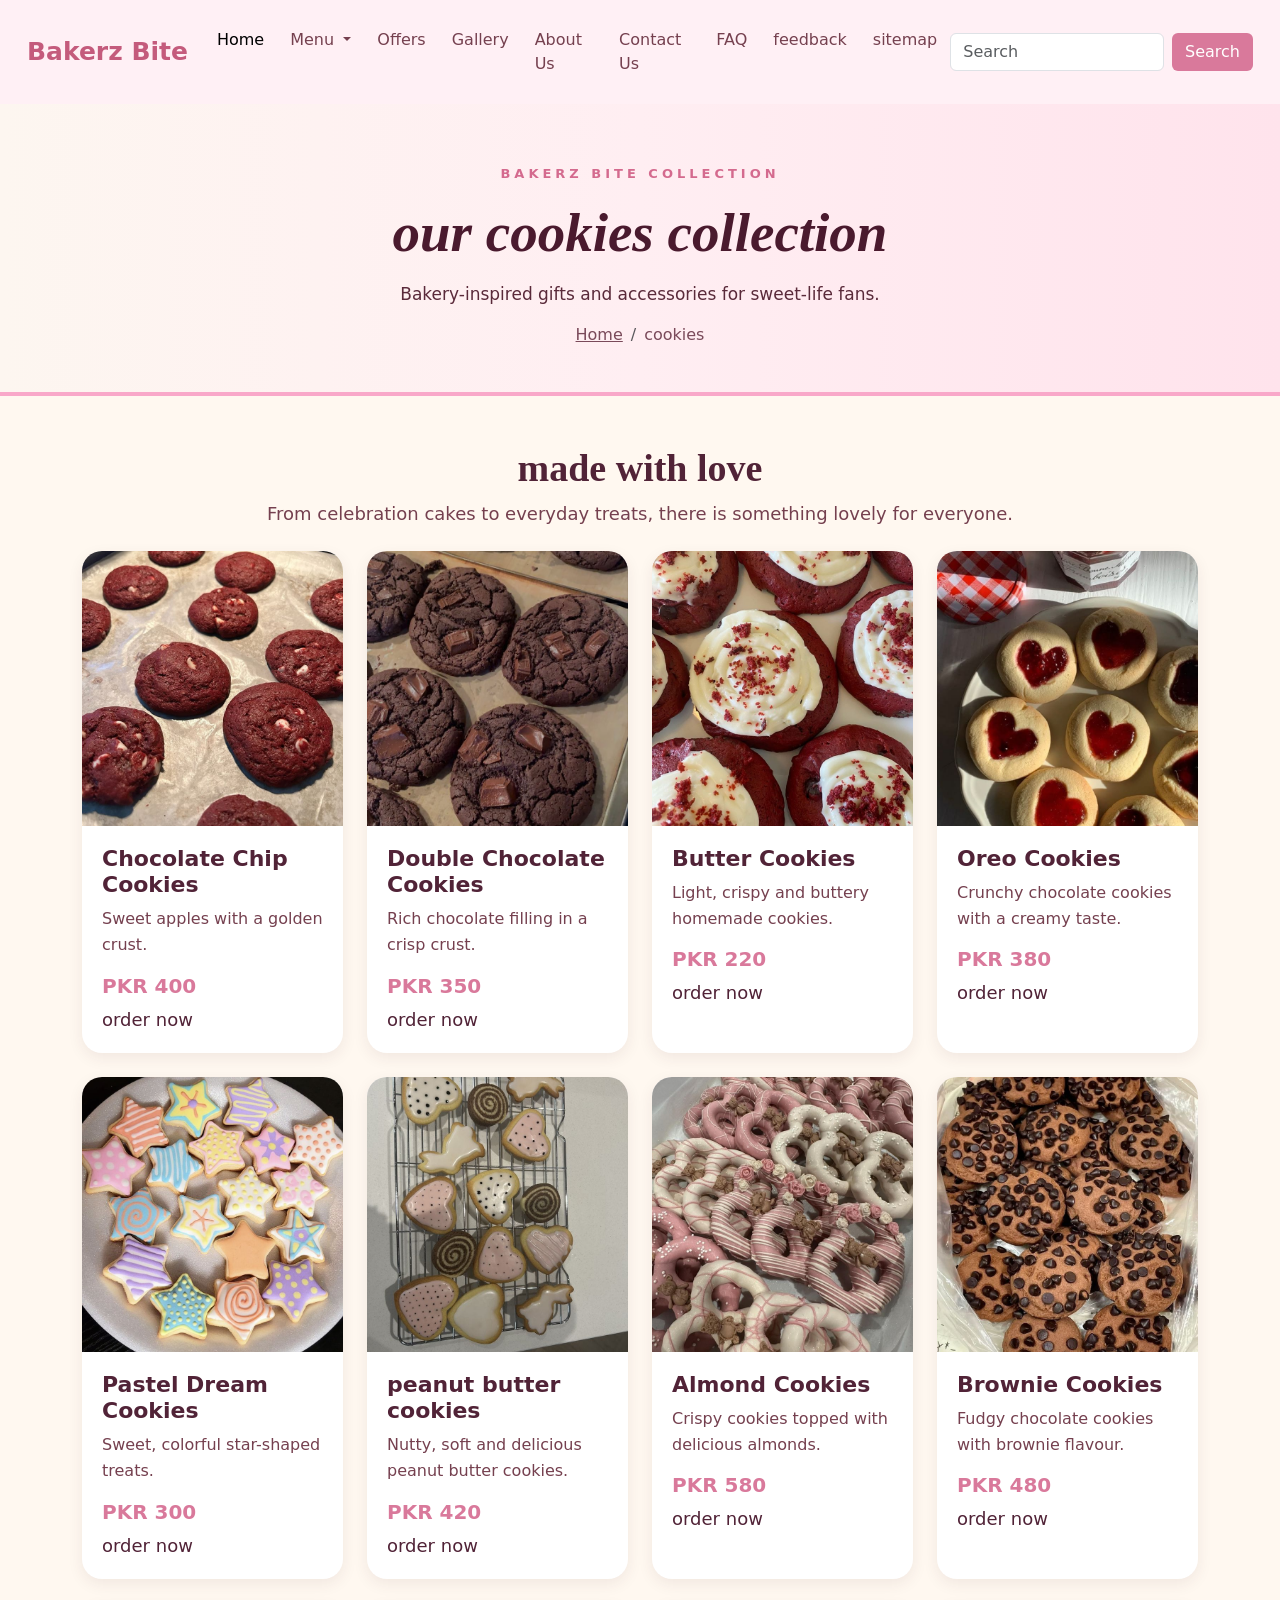
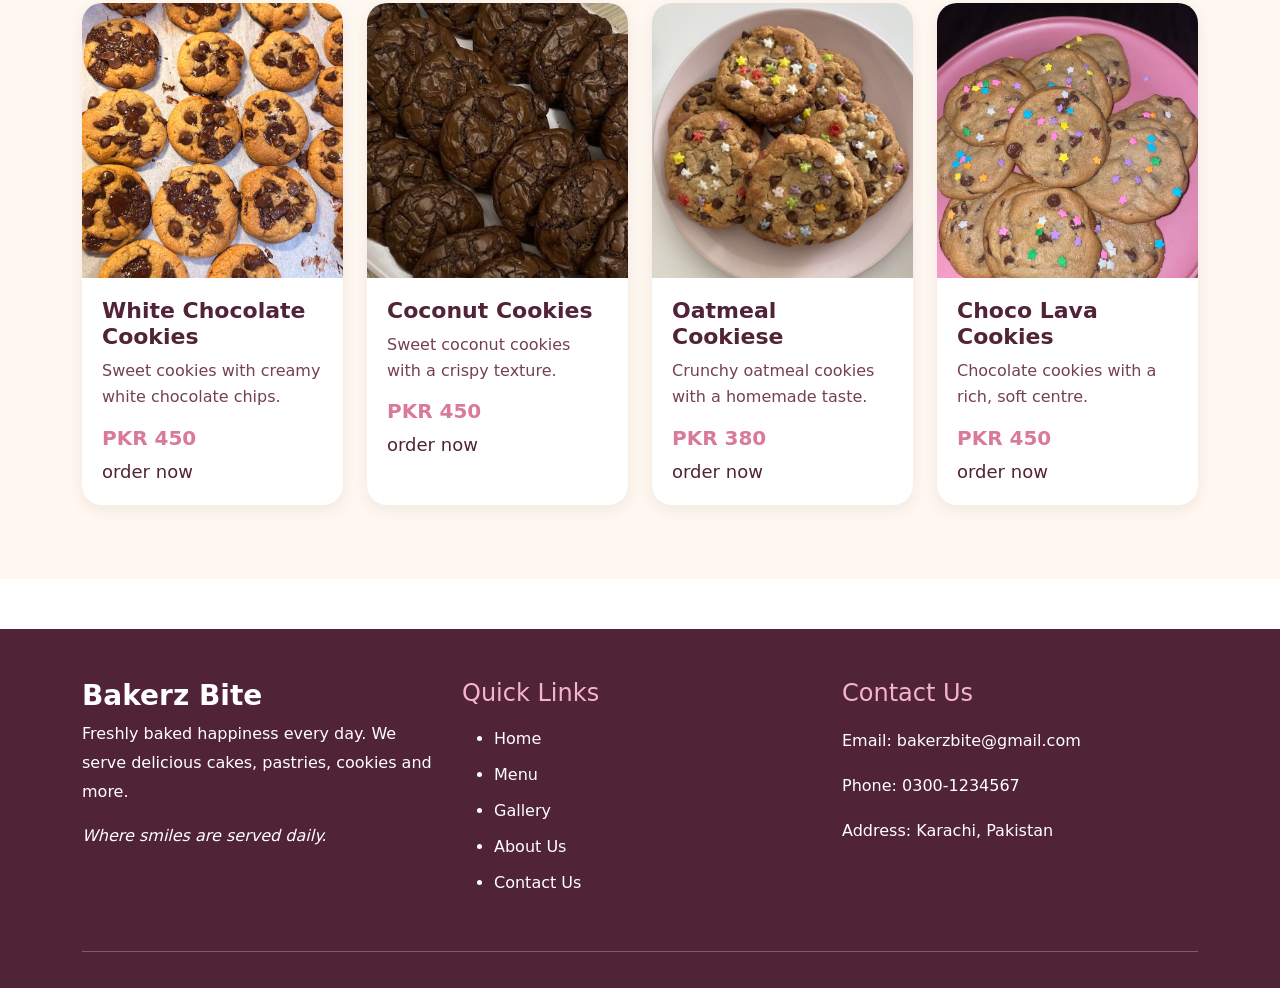
<file: cookies.html>
<!DOCTYPE html>
<html lang="en">
<head>
    <meta charset="UTF-8">
    <meta name="viewport" content="width=device-width, initial-scale=1.0">
    <title>Bakerz Bite</title>

    <!-- Bootstrap 5 -->
    <link href="https://cdn.jsdelivr.net/npm/bootstrap@5.3.3/dist/css/bootstrap.min.css" rel="stylesheet">

    <link rel="stylesheet" href="cookies.css">
</head>
<body>
<!-- ---navbar start gng-- -->
<nav class="navbar navbar-expand-lg navbar-light">
  <div class="container-fluid">

    <a class="navbar-brand" href="#">Bakerz Bite</a>

    <button class="navbar-toggler" type="button"
    data-bs-toggle="collapse"
    data-bs-target="#navbarSupportedContent">
      <span class="navbar-toggler-icon"></span>
    </button>

    <div class="collapse navbar-collapse" id="navbarSupportedContent">

      <ul class="navbar-nav me-auto mb-2 mb-lg-0">

        <li class="nav-item">
          <a class="nav-link active" href="index.html">Home</a>
        </li>

        <li class="nav-item dropdown">
          <a class="nav-link dropdown-toggle" href="#"
          id="navbarDropdown" role="button"
          data-bs-toggle="dropdown">
            Menu
          </a>

          <ul class="dropdown-menu">
            <li><a class="dropdown-item" href="cakes.html">Cakes</a></li>
            <li><a class="dropdown-item" href="pasteries.html">Pastries</a></li>
            <li><a class="dropdown-item" href="pies.html">Pies</a></li>
            <li><a class="dropdown-item" href="cookies.html">Cookies</a></li>
            <li><a class="dropdown-item" href="marchandies.html">Merchandise</a></li>
          </ul>
        </li>

        <li class="nav-item">
          <a class="nav-link" href="offer.html">Offers</a>
        </li>

        <li class="nav-item">
          <a class="nav-link" href="gallery.html">Gallery</a>
        </li>

        <li class="nav-item">
          <a class="nav-link" href="about.html">About Us</a>
        </li>

        <li class="nav-item">
          <a class="nav-link" href="contact.html">Contact Us</a>
        </li>

        <li class="nav-item">
          <a class="nav-link" href="faq.html">FAQ</a>
        </li>
        

     <li class="nav-item">
          <a class="nav-link" href="feedback.html">feedback</a>
        </li>

        <li class="nav-item">
          <a class="nav-link" href="sitemap.html">sitemap</a>
        </li>
      </ul>

      <form class="d-flex">
        <input class="form-control me-2" type="search" placeholder="Search">
        <button class="btn search-btn" type="submit">Search</button>
      </form>

    </div>
  </div>
</nav>
<!-- --navbar end--- -->


<!-- welcome shuru-- -->
 <!-- Cakes Header Section-- -->
   <section class="cakes-header text-center">
    <div class="container">

      <p class="small-title">BAKERZ BITE COLLECTION</p>

      <h1 class="main-title"> our cookies collection</h1>

      <p class="sub-text mt-3">Bakery-inspired gifts and accessories for sweet-life fans.</p> 

      <!-- Breadcrumb  -->

       <nav aria-label="breadcrumb" class="d-flex justify-content-center mt-3">
        <ol class="breadcrumb mb-0">
          <li class="breadcrumb-item"><a href="index.html">Home</a></li>
          <li class="breadcrumb-item active" aria-current="page">cookies</li>
        </ol>
      </nav>

  
    </div>
  </section> 

<!-- welcome end -->


<!-- --card start--- -->

  <section class="cakes" id="cakes">

    <div class="container">

        <div class="text-center mb-4">
            <h2>made with love</h2>
            <p>From celebration cakes to everyday treats, there is something lovely for everyone.</p>
        </div>

        <div class="row">


           <!-- card1 -->
            <div class="col-lg-3 col-md-6 mb-4">
                <div class="sweet-card">

                    <div class="pic">
                        <img src="pics/co1.jpeg" alt="chocolate">
                    </div>

                    <div class="card-body">
                        <h4>Chocolate Chip Cookies</h4>
                        <p>Sweet apples with a golden crust.</p>
                        <h5>PKR 400</h5>
                        <a href="contact.html">order now</a>
                    </div>

                </div>
            </div>

             <!-- card2 -->
            <div class="col-lg-3 col-md-6 mb-4">
                <div class="sweet-card">

                    <div class="pic">
                        <img src="pics/co2.jpeg" alt="">
                    </div>

                    <div class="card-body">
                        <h4>Double Chocolate Cookies</h4>
                        <p>Rich chocolate filling in a crisp crust.</p>
                        <h5>PKR 350 </h5>
                        <a href="contact.html">order now</a>
                    </div>

                </div>
            </div>

             <!-- card3 -->
            <div class="col-lg-3 col-md-6 mb-4">
                <div class="sweet-card">

                    <div class="pic">
                        <img src="pics/co3.jpeg  " alt="vanilla ">
                    </div>

                    <div class="card-body">
                        <h4>Butter Cookies</h4>
                        <p>Light, crispy and buttery homemade cookies.</p>
                        <h5>PKR 220 </h5>
                        <a href="contact.html">order now</a>
                    </div>

                </div>
            </div>

             <!-- card4 -->
            <div class="col-lg-3 col-md-6 mb-4">
                <div class="sweet-card">

                    <div class="pic">
                        <img src="pics/co4.jpeg" alt="">
                    </div>

                    <div class="card-body">
                        <h4>Oreo Cookies</h4>
                        <p>Crunchy chocolate cookies with a creamy taste.</p>
                        <h5>PKR 380</h5>
                        <a href="contact.html">order now</a>
                    </div>

                </div>
            </div>

             <!-- card5 -->
            <div class="col-lg-3 col-md-6 mb-4">
                <div class="sweet-card">

                    <div class="pic">
                        <img src="pics/co5.jpeg" alt="">
                    </div>

                    <div class="card-body">
                        <h4>Pastel Dream Cookies</h4>
                        <p> Sweet, colorful star-shaped treats.</p>
                        <h5>PKR 300 </h5>
                        <a href="contact.html">order now</a>
                    </div>

                </div>
            </div>

             <!-- card6 -->
            <div class="col-lg-3 col-md-6 mb-4">
                <div class="sweet-card">

                    <div class="pic">
                        <img src="pics/co6.jpeg" alt="">
                    </div>

                    <div class="card-body">
                        <h4>peanut butter cookies</h4>
                        <p>Nutty, soft and delicious peanut butter cookies. </p>
                        <h5>PKR 420</h5>
                        <a href="contact.html">order now</a>
                    </div>

                </div>
            </div>


             <!-- card7 -->
            <div class="col-lg-3 col-md-6 mb-4">
                <div class="sweet-card">

                    <div class="pic">
                        <img src="pics/co7.jpeg" alt="">
                    </div>

                    <div class="card-body">
                        <h4>Almond Cookies</h4>
                        <p>Crispy cookies topped with delicious almonds.</p>
                        <h5>PKR 580</h5>
                        <a href="contact.html">order now</a>
                    </div>
                         
                </div>
            </div>

             <!-- card8-->
            <div class="col-lg-3 col-md-6 mb-4">
                <div class="sweet-card">

                    <div class="pic">
                        <img src="pics/co8.jpeg" alt="">
                    </div>

                    <div class="card-body">
                       
                        <h4>Brownie Cookies</h4>
                        <p>Fudgy chocolate cookies with brownie flavour.</p>
                        <h5>PKR 480</h5>
                        <a href="contact.html">order now</a>
                    </div>

                </div>
            </div>

             <!-- card9 -->
            <div class="col-lg-3 col-md-6 mb-4">
                <div class="sweet-card">

                    <div class="pic">
                        <img src="pics/co9.jpeg" alt="">
                    </div>

                    <div class="card-body">
                        <h4>White Chocolate Cookies</h4>
                        <p>Sweet cookies with creamy white chocolate chips.</p>
                        <h5>PKR 450</h5>
                        <a href="contact.html">order now</a>
                    </div>

                </div>
            </div>

             <!-- card10 -->
            <div class="col-lg-3 col-md-6 mb-4">
                <div class="sweet-card">

                    <div class="pic">
                        <img src="pics/co10.jpeg" alt="">
                    </div>

                    <div class="card-body">
                        <h4>Coconut Cookies</h4>
                        <p> Sweet coconut cookies with a crispy texture.</p>
                        <h5>PKR 450</h5>
                        <a href="contact.html">order now</a>
                    </div>

                </div>
            </div>

             <!-- card11 -->
            <div class="col-lg-3 col-md-6 mb-4">
                <div class="sweet-card">

                    <div class="pic">
                        <img src="pics/co11.jpeg" alt="">
                    </div>

                    <div class="card-body">
                        <h4>Oatmeal Cookiese</h4>
                        <p>Crunchy oatmeal cookies with a homemade taste.</p>
                        <h5>PKR 380 </h5>
                        <a href="contact.html">order now</a>
                    </div>

                </div>
            </div>

            
               <!-- card12   -->
            <div class="col-lg-3 col-md-6 mb-4">
                <div class="sweet-card">

                    <div class="pic">
                        <img src="pics/co12.jpeg" alt="">
                    </div>

                    <div class="card-body">
                        <h4>Choco Lava Cookies</h4>
                        <p>Chocolate cookies with a rich, soft centre.</p>
                        <h5>PKR 450 </h5>
                        <a href="contact.html">order now</a>
                    </div>

                </div>
            </div>
        </div>
    </div>
  </section>
    <!-- card end ya---- -->




<!-- ---footer shuru -->


<!-- ---footer shuru -->

<footer class="footer">
    <div class="container">
        <div class="row">

            <!-- About -->
            <div class="col-lg-4 col-md-6 mb-4">
                <h3>Bakerz Bite</h3>
                <p>
                    Freshly baked happiness every day.
                    We serve delicious cakes, pastries,
                    cookies and more.
                </p>
                <p><i>Where smiles are served daily.</i></p>
            </div>

            <!-- Quick Links -->
            <div class="col-lg-4 col-md-6 mb-4">
                <h4>Quick Links</h4>
                <ul class="footer-links">
                    <li><a href="index.html">Home</a></li>
                    <li><a href="cakes.html">Menu</a></li>
                    <li><a href="gallery.html">Gallery</a></li>
                    <li><a href="about.html">About Us</a></li>
                    <li><a href="cookies.html">Contact Us</a></li>
                </ul>
            </div>

            <!-- Contact -->
            <div class="col-lg-4 col-md-12 mb-4">
                <h4>Contact Us</h4>
                <p>Email: bakerzbite@gmail.com</p>
                <p>Phone: 0300-1234567</p>
                <p>Address: Karachi, Pakistan</p>
            </div>

        </div>

        <hr>
    </div>

</footer>





 <!-- ---footer khtm -->








 <!-- ---footer khtm -->


<script src="https://cdn.jsdelivr.net/npm/bootstrap@5.0.2/dist/js/bootstrap.bundle.min.js" integrity="sha384-MrcW6ZMFYlzcLA8Nl+NtUVF0sA7MsXsP1UyJoMp4YLEuNSfAP+JcXn/tWtIaxVXM" crossorigin="anonymous"></script>
</body>
</html>
</file>
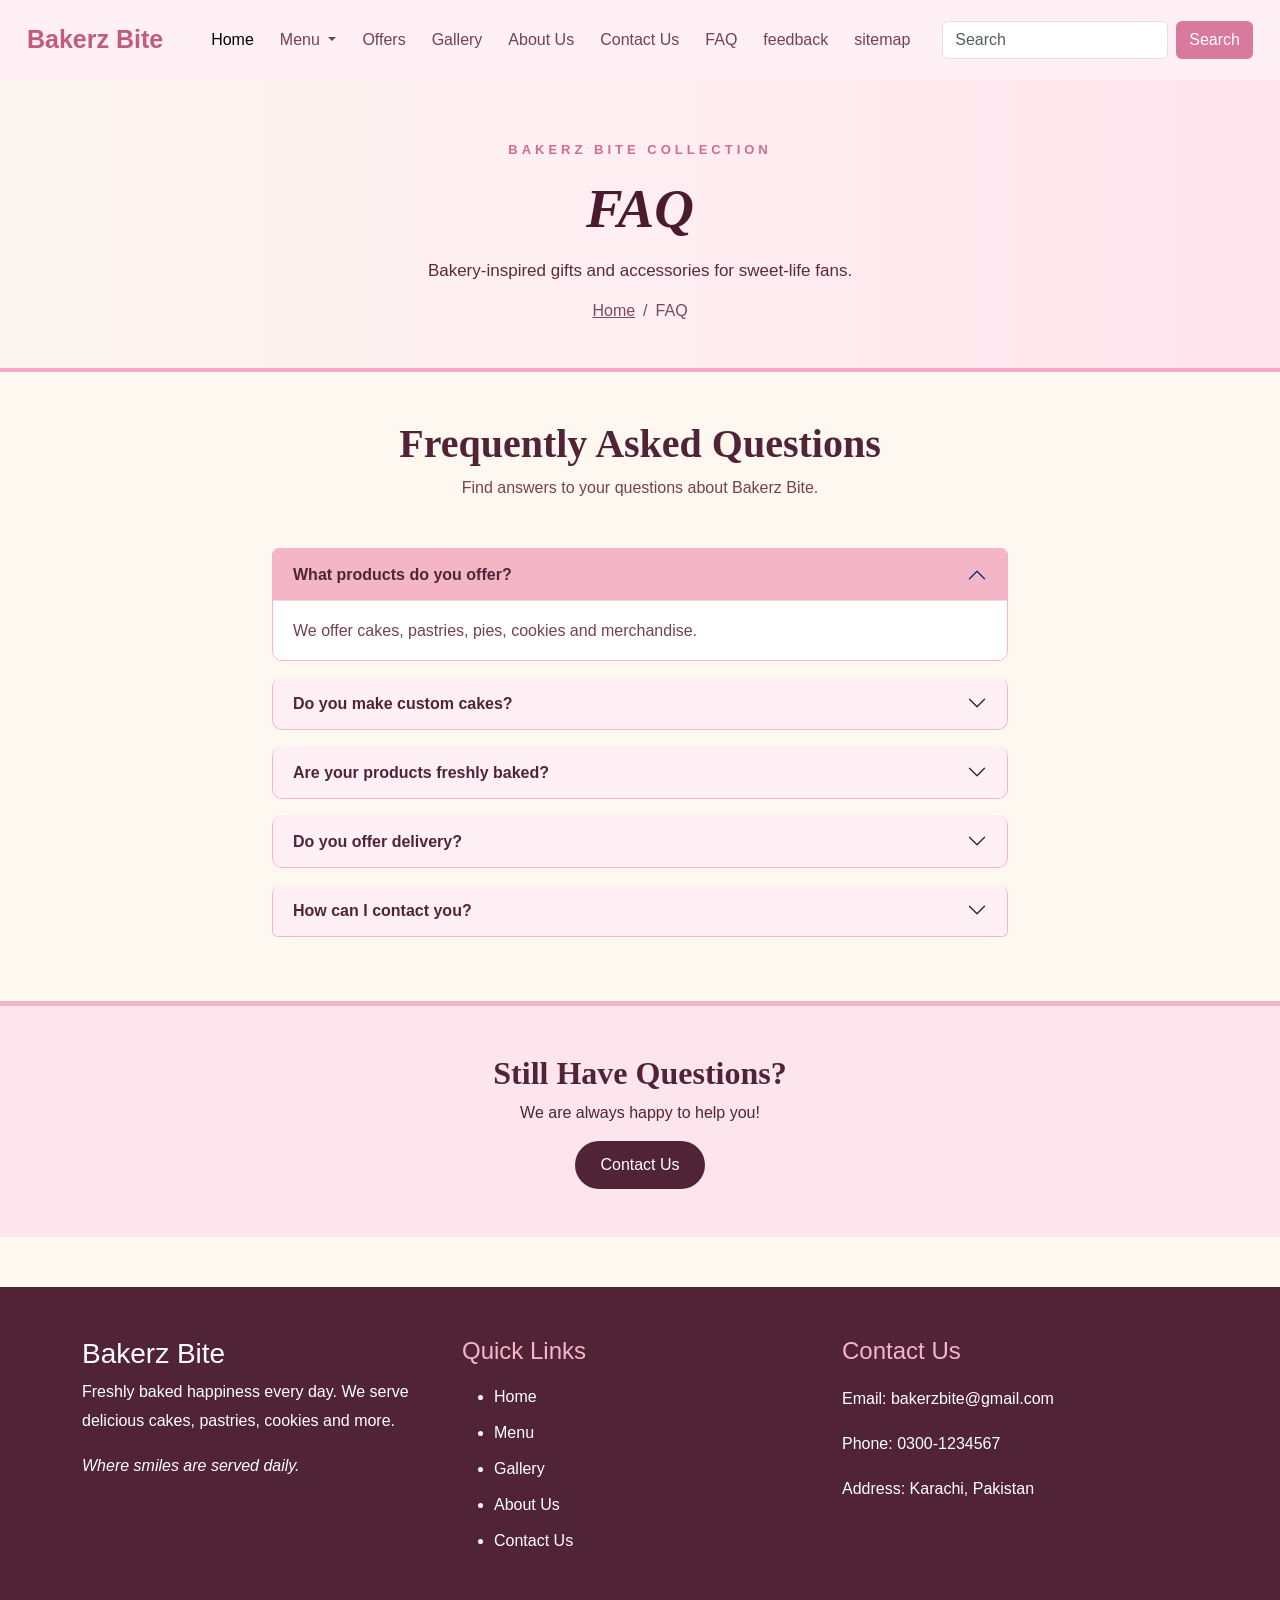
<file: faq.html>
<!DOCTYPE html>
<html lang="en">
<head>
    <meta charset="UTF-8">
    <meta name="viewport" content="width=device-width, initial-scale=1.0">
    <title>Bakerz Bite</title>

    <!-- Bootstrap 5 -->
    <link href="https://cdn.jsdelivr.net/npm/bootstrap@5.3.3/dist/css/bootstrap.min.css" rel="stylesheet">

    <link rel="stylesheet" href="faq.css">
</head>
<body>
<!-- ---navbar start gng-- -->
<nav class="navbar navbar-expand-lg navbar-light">
  <div class="container-fluid">

    <a class="navbar-brand" href="#">Bakerz Bite</a>

    <button class="navbar-toggler" type="button"
    data-bs-toggle="collapse"
    data-bs-target="#navbarSupportedContent">
      <span class="navbar-toggler-icon"></span>
    </button>

    <div class="collapse navbar-collapse" id="navbarSupportedContent">

      <ul class="navbar-nav me-auto mb-2 mb-lg-0">

        <li class="nav-item">
          <a class="nav-link active" href="index.html">Home</a>
        </li>

        <li class="nav-item dropdown">
          <a class="nav-link dropdown-toggle" href="#"
          id="navbarDropdown" role="button"
          data-bs-toggle="dropdown">
            Menu
          </a>

          <ul class="dropdown-menu">
            <li><a class="dropdown-item" href="cakes.html">Cakes</a></li>
            <li><a class="dropdown-item" href="pasteries.html">Pastries</a></li>
            <li><a class="dropdown-item" href="pies.html">Pies</a></li>
            <li><a class="dropdown-item" href="cookies.html">Cookies</a></li>
            <li><a class="dropdown-item" href="marchandies.html">Merchandise</a></li>
          </ul>
        </li>

        <li class="nav-item">
          <a class="nav-link" href="offer.html">Offers</a>
        </li>

        <li class="nav-item">
          <a class="nav-link" href="gallery.html">Gallery</a>
        </li>

        <li class="nav-item">
          <a class="nav-link" href="about.html">About Us</a>
        </li>

        <li class="nav-item">
          <a class="nav-link" href="contact.html">Contact Us</a>
        </li>

        <li class="nav-item">
          <a class="nav-link" href="faq.html">FAQ</a>
        </li>
        
        <li class="nav-item">
          <a class="nav-link" href="feedback.html">feedback</a>
        </li>

        <li class="nav-item">
          <a class="nav-link" href="sitemap.html">sitemap</a>
        </li>
      </ul>

      <form class="d-flex">
        <input class="form-control me-2" type="search" placeholder="Search">
        <button class="btn search-btn" type="submit">Search</button>
      </form>

    </div>
  </div>
</nav>
<!-- --navbar end--- -->





<!-- welcome shuru-- -->
 <!-- Cakes Header Section-- -->
   <section class="cakes-header text-center">
    <div class="container">

      <p class="small-title">BAKERZ BITE COLLECTION</p>

      <h1 class="main-title">FAQ </h1>

      <p class="sub-text mt-3">Bakery-inspired gifts and accessories for sweet-life fans.</p> 

      <!-- Breadcrumb  -->

       <nav aria-label="breadcrumb" class="d-flex justify-content-center mt-3">
        <ol class="breadcrumb mb-0">
          <li class="breadcrumb-item"><a href="index.html">Home</a></li>
          <li class="breadcrumb-item active" aria-current="page">FAQ</li>
        </ol>
      </nav>

  
    </div>
  </section> 

<!-- welcome end -->





    <!-- FAQ Section -->

    <section class="faq py-5">

        <div class="container">

            <div class="text-center mb-5">

                <h1>Frequently Asked Questions </h1>

                <p>Find answers to your questions about Bakerz Bite.</p>

            </div>

            <div class="row justify-content-center">

                <div class="col-lg-8 col-12">

                    <div class="accordion" id="myfaq">

                        <!-- Question 1 -->

                        <div class="accordion-item mb-3">

                            <h2 class="accordion-header">

                                <button class="accordion-button" data-bs-toggle="collapse"
                                data-bs-target="#one">

                                    What products do you offer?

                                </button>

                            </h2>

                            <div id="one" class="accordion-collapse collapse show"
                            data-bs-parent="#myfaq">

                                <div class="accordion-body">

                                    We offer cakes, pastries, pies, cookies and merchandise.

                                </div>

                            </div>

                        </div>

                        <!-- Question 2 -->

                        <div class="accordion-item mb-3">

                            <h2 class="accordion-header">

                                <button class="accordion-button collapsed"
                                data-bs-toggle="collapse" data-bs-target="#two">

                                    Do you make custom cakes?

                                </button>

                            </h2>

                            <div id="two" class="accordion-collapse collapse"
                            data-bs-parent="#myfaq">

                                <div class="accordion-body">

                                    Yes, we make custom cakes for birthdays and special occasions.

                                </div>

                            </div>

                        </div>

                        <!-- Question 3 -->

                        <div class="accordion-item mb-3">

                            <h2 class="accordion-header">

                                <button class="accordion-button collapsed"
                                data-bs-toggle="collapse" data-bs-target="#three">

                                    Are your products freshly baked?

                                </button>

                            </h2>

                            <div id="three" class="accordion-collapse collapse"
                            data-bs-parent="#myfaq">

                                <div class="accordion-body">

                                    Yes, our products are freshly baked using quality ingredients.

                                </div>

                            </div>

                        </div>

                        <!-- Question 4 -->

                        <div class="accordion-item mb-3">

                            <h2 class="accordion-header">

                                <button class="accordion-button collapsed"
                                data-bs-toggle="collapse" data-bs-target="#four">

                                    Do you offer delivery?

                                </button>

                            </h2>

                            <div id="four" class="accordion-collapse collapse"
                            data-bs-parent="#myfaq">

                                <div class="accordion-body">

                                    Please contact us to check delivery availability.

                                </div>

                            </div>

                        </div>

                        <!-- Question 5 -->

                        <div class="accordion-item mb-3">

                            <h2 class="accordion-header">

                                <button class="accordion-button collapsed"
                                data-bs-toggle="collapse" data-bs-target="#five">

                                    How can I contact you?

                                </button>

                            </h2>

                            <div id="five" class="accordion-collapse collapse"
                            data-bs-parent="#myfaq">

                                <div class="accordion-body">

                                    You can contact us through our Contact Us page.

                                </div>

                            </div>

                        </div>

                    </div>

                </div>

            </div>

        </div>

    </section>


    <!-- Bottom Section -->

    <section class="bottom text-center py-5">

        <div class="container">

            <h2>Still Have Questions? </h2>

            <p>We are always happy to help you!</p>

            <a href="contact.html" class="btn1">Contact Us </a>

        </div>

    </section>






<!-- ---footer shuru -->

<footer class="footer">
    <div class="container">
        <div class="row">

            <!-- About -->
            <div class="col-lg-4 col-md-6 mb-4">
                <h3>Bakerz Bite</h3>
                <p>
                    Freshly baked happiness every day.
                    We serve delicious cakes, pastries,
                    cookies and more.
                </p>
                <p><i>Where smiles are served daily.</i></p>
            </div>

            <!-- Quick Links -->
            <div class="col-lg-4 col-md-6 mb-4">
                <h4>Quick Links</h4>
                <ul class="footer-links">
                    <li><a href="index.html">Home</a></li>
                    <li><a href="cakes.html">Menu</a></li>
                    <li><a href="gallery.html">Gallery</a></li>
                    <li><a href="about.html">About Us</a></li>
                    <li><a href="contact.html">Contact Us</a></li>
                </ul>
            </div>

            <!-- Contact -->
            <div class="col-lg-4 col-md-12 mb-4">
                <h4>Contact Us</h4>
                <p>Email: bakerzbite@gmail.com</p>
                <p>Phone: 0300-1234567</p>
                <p>Address: Karachi, Pakistan</p>
            </div>

        </div>

        <hr>

        

    </div>
</footer>




 <!-- ---footer khtm -->


<script src="https://cdn.jsdelivr.net/npm/bootstrap@5.0.2/dist/js/bootstrap.bundle.min.js" integrity="sha384-MrcW6ZMFYlzcLA8Nl+NtUVF0sA7MsXsP1UyJoMp4YLEuNSfAP+JcXn/tWtIaxVXM" crossorigin="anonymous"></script>
</body>
</html>
</file>
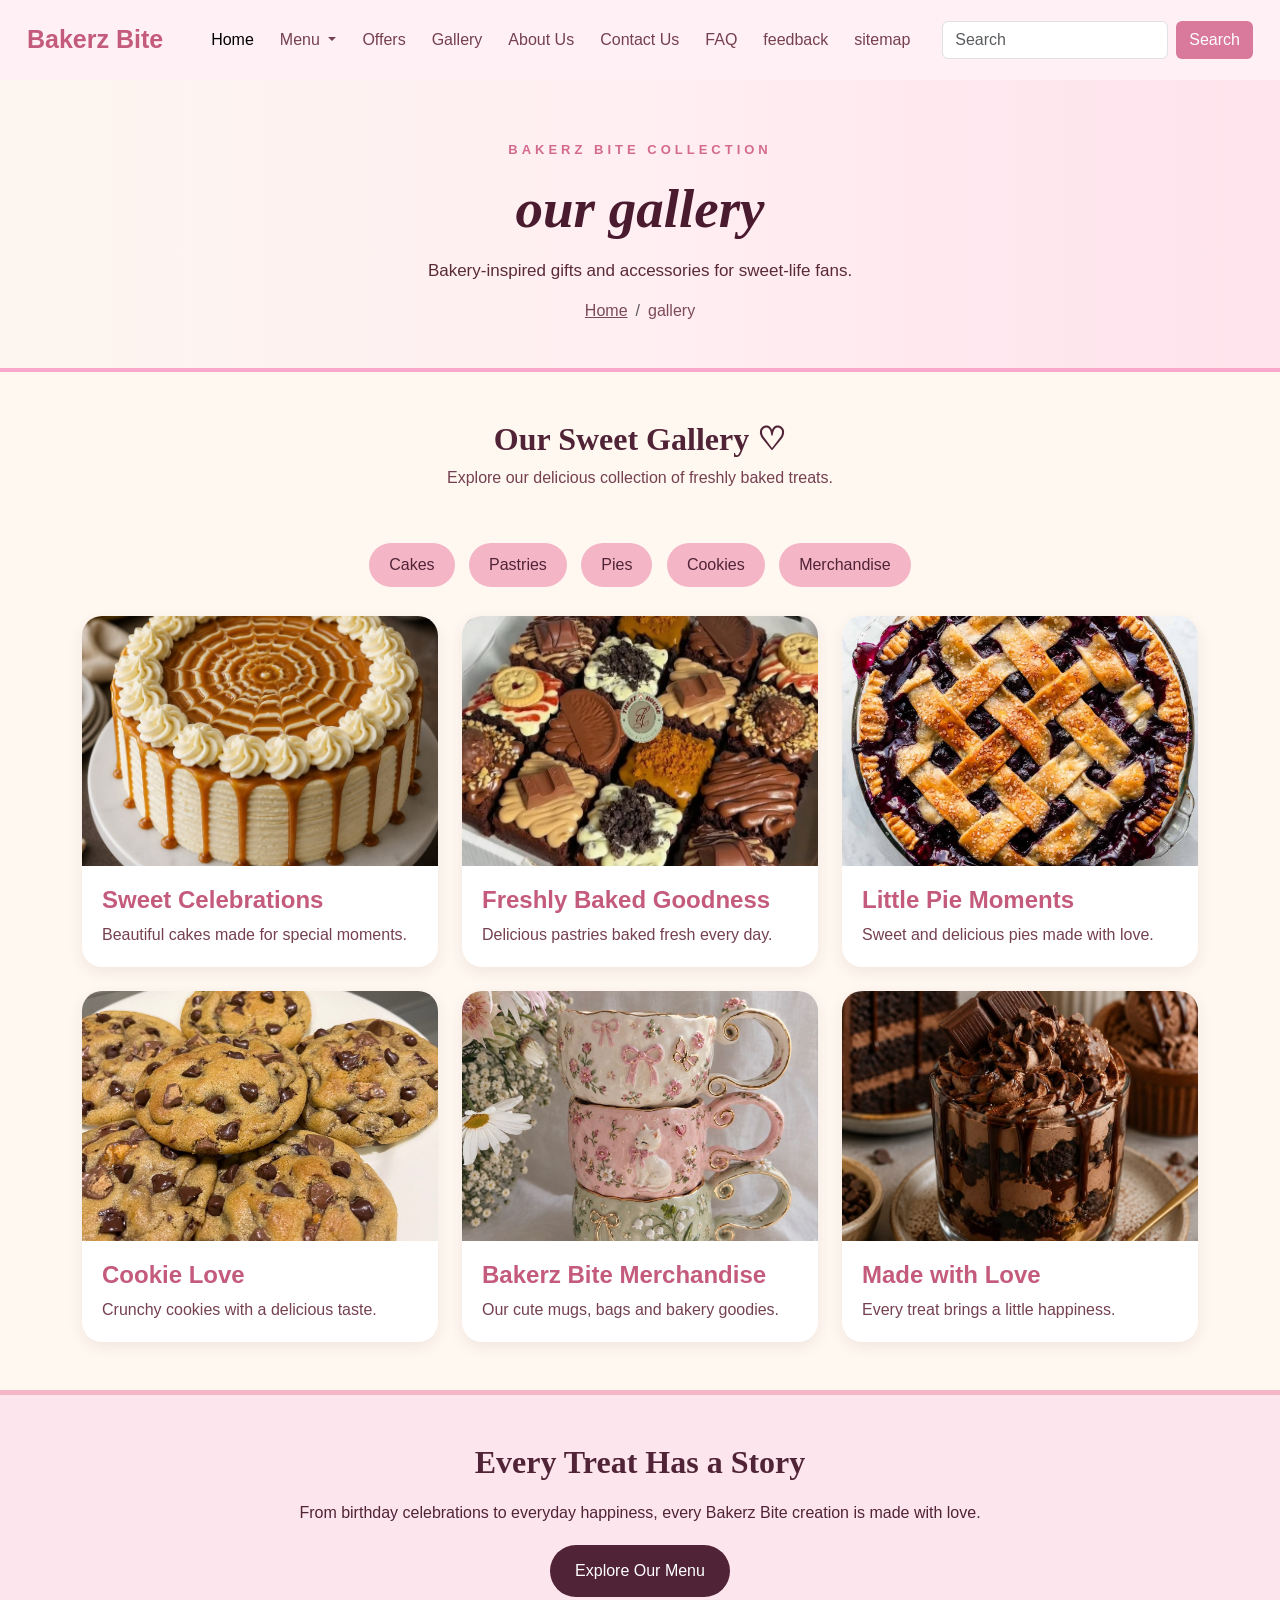
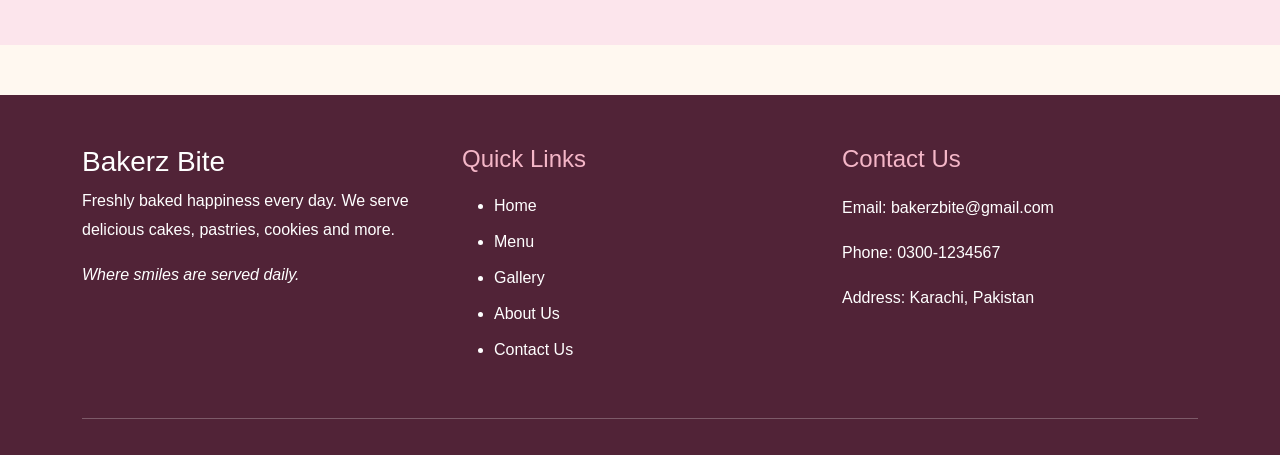
<file: gallery.html>
<!DOCTYPE html>
<html lang="en">
<head>
    <meta charset="UTF-8">
    <meta name="viewport" content="width=device-width, initial-scale=1.0">
    <title>Bakerz Bite</title>

    <!-- Bootstrap 5 -->
    <link href="https://cdn.jsdelivr.net/npm/bootstrap@5.3.3/dist/css/bootstrap.min.css" rel="stylesheet">

    <link rel="stylesheet" href="gallery.css">
</head>
<body>
<!-- ---navbar start gng-- -->
<nav class="navbar navbar-expand-lg navbar-light">
  <div class="container-fluid">

    <a class="navbar-brand" href="#">Bakerz Bite</a>

    <button class="navbar-toggler" type="button"
    data-bs-toggle="collapse"
    data-bs-target="#navbarSupportedContent">
      <span class="navbar-toggler-icon"></span>
    </button>

    <div class="collapse navbar-collapse" id="navbarSupportedContent">

      <ul class="navbar-nav me-auto mb-2 mb-lg-0">

        <li class="nav-item">
          <a class="nav-link active" href="index.html">Home</a>
        </li>

        <li class="nav-item dropdown">
          <a class="nav-link dropdown-toggle" href="#"
          id="navbarDropdown" role="button"
          data-bs-toggle="dropdown">
            Menu
          </a>

          <ul class="dropdown-menu">
            <li><a class="dropdown-item" href="cakes.html">Cakes</a></li>
            <li><a class="dropdown-item" href="pasteries.html">Pastries</a></li>
            <li><a class="dropdown-item" href="pies.html">Pies</a></li>
            <li><a class="dropdown-item" href="cookies.html">Cookies</a></li>
            <li><a class="dropdown-item" href="marchandies.html">Merchandise</a></li>
          </ul>
        </li>

        <li class="nav-item">
          <a class="nav-link" href="offer.html">Offers</a>
        </li>

        <li class="nav-item">
          <a class="nav-link" href="gallery.html">Gallery</a>
        </li>

        <li class="nav-item">
          <a class="nav-link" href="about.html">About Us</a>
        </li>

        <li class="nav-item">
          <a class="nav-link" href="contact.html">Contact Us</a>
        </li>

        <li class="nav-item">
          <a class="nav-link" href="faq.html">FAQ</a>
        </li>
        
         <li class="nav-item">
          <a class="nav-link" href="feedback.html">feedback</a>
        </li>

         <li class="nav-item">
          <a class="nav-link" href="sitemap.html">sitemap</a>
        </li>
      </ul>

      <form class="d-flex">
        <input class="form-control me-2" type="search" placeholder="Search">
        <button class="btn search-btn" type="submit">Search</button>
      </form>

    </div>
  </div>
</nav>
<!-- --navbar end--- -->


<!-- welcome shuru-- -->
 <!-- Cakes Header Section-- -->
   <section class="cakes-header text-center">
    <div class="container">

      <p class="small-title">BAKERZ BITE COLLECTION</p>

      <h1 class="main-title"> our gallery </h1>

      <p class="sub-text mt-3">Bakery-inspired gifts and accessories for sweet-life fans.</p> 

      <!-- Breadcrumb  -->

       <nav aria-label="breadcrumb" class="d-flex justify-content-center mt-3">
        <ol class="breadcrumb mb-0">
          <li class="breadcrumb-item"><a href="index.html">Home</a></li>
          <li class="breadcrumb-item active" aria-current="page">gallery</li>
        </ol>
      </nav>

  
    </div>
  </section> 

<!-- welcome end -->


<section class="gallery py-5">

    <div class="container">

        <div class="text-center mb-5">

            <h2>Our Sweet Gallery ♡</h2>

            <p>Explore our delicious collection of freshly baked treats.</p>

        </div>

        <!-- Categories -->

        <div class="text-center mb-4">

            <a href="cakes.html" class="gal-btn">Cakes</a>
            <a href="pasteries.html" class="gal-btn">Pastries</a>
            <a href="pies.html" class="gal-btn">Pies</a>
            <a href="cookies.html" class="gal-btn">Cookies</a>
            <a href="merchandies.html" class="gal-btn">Merchandise</a>

        </div>

        <!-- Gallery -->

        <div class="row g-4">

            <!-- Cake -->

            <div class="col-12 col-sm-6 col-lg-4" id="cakes">

                <div class="gal-card">

                    <div class="gal-pic">
                        <img src="pics/caramell cake.jpg" alt="Cake">
                    </div>

                    <div class="gal-text">
                        <h4>Sweet Celebrations </h4>
                        <p>Beautiful cakes made for special moments.</p>
                    </div>

                </div>

            </div>

            <!-- Pastries -->

            <div class="col-12 col-sm-6 col-lg-4" id="pastries">

                <div class="gal-card">

                    <div class="gal-pic">
                        <img src="pics/pastreies1.jpg" alt="Pastries">
                    </div>

                    <div class="gal-text">
                        <h4>Freshly Baked Goodness</h4>
                        <p>Delicious pastries baked fresh every day.</p>
                    </div>

                </div>

            </div>

            <!-- Pies -->

            <div class="col-12 col-sm-6 col-lg-4" id="pies">

                <div class="gal-card">

                    <div class="gal-pic">
                        <img src="pics/pies1.jpg" alt="Pies">
                    </div>

                    <div class="gal-text">
                        <h4>Little Pie Moments</h4>
                        <p>Sweet and delicious pies made with love.</p>
                    </div>

                </div>

            </div>

            <!-- Cookies -->

            <div class="col-12 col-sm-6 col-lg-4" id="cookies">

                <div class="gal-card">

                    <div class="gal-pic">
                        <img src="pics/choclatechip cookies.jpg" alt="Cookies">
                    </div>

                    <div class="gal-text">
                        <h4>Cookie Love </h4>
                        <p>Crunchy cookies with a delicious taste.</p>
                    </div>

                </div>

            </div>

            <!-- Merchandise -->

            <div class="col-12 col-sm-6 col-lg-4" id="merch">

                <div class="gal-card">

                    <div class="gal-pic">
                        <img src="pics/bakery mugs.jpg" alt="Merchandise">
                    </div>

                    <div class="gal-text">
                        <h4>Bakerz Bite Merchandise</h4>
                        <p>Our cute mugs, bags and bakery goodies.</p>
                    </div>

                </div>

            </div>

            <!-- Dessert -->

            <div class="col-12 col-sm-6 col-lg-4">

                <div class="gal-card">

                    <div class="gal-pic">
                        <img src="pics/desert.jpg" alt="Desserts">
                    </div>

                    <div class="gal-text">
                        <h4>Made with Love </h4>
                        <p>Every treat brings a little happiness.</p>
                    </div>

                </div>

            </div>

        </div>

    </div>

</section>

<!-- Bottom Section -->

<section class="sweet-moments py-5 text-center">

    <div class="container">

        <h2>Every Treat Has a Story </h2>

        <p>
            From birthday celebrations to everyday happiness,
            every Bakerz Bite creation is made with love.
        </p>

        <a href="index.html" class="sweet-btn">
            Explore Our Menu 
        </a>

    </div>

</section>







<!-- ---footer shuru -->

<footer class="footer">
    <div class="container">
        <div class="row">

            <!-- About -->
            <div class="col-lg-4 col-md-6 mb-4">
                <h3>Bakerz Bite</h3>
                <p>
                    Freshly baked happiness every day.
                    We serve delicious cakes, pastries,
                    cookies and more.
                </p>
                <p><i>Where smiles are served daily.</i></p>
            </div>

            <!-- Quick Links -->
            <div class="col-lg-4 col-md-6 mb-4">
                <h4>Quick Links</h4>
                <ul class="footer-links">
                    <li><a href="index.html">Home</a></li>
                    <li><a href="cakes.html">Menu</a></li>
                    <li><a href="gallery.html">Gallery</a></li>
                    <li><a href="about.html">About Us</a></li>
                    <li><a href="contact.html">Contact Us</a></li>
                </ul>
            </div>

            
            <!-- Contact -->
            <div class="col-lg-4 col-md-12 mb-4">
                <h4>Contact Us</h4>
                <p>Email: bakerzbite@gmail.com</p>
                <p>Phone: 0300-1234567</p>
                <p>Address: Karachi, Pakistan</p>
            </div>

        </div>

        <hr>

        

    </div>
</footer>




 <!-- ---footer khtm -->


<script src="https://cdn.jsdelivr.net/npm/bootstrap@5.0.2/dist/js/bootstrap.bundle.min.js" integrity="sha384-MrcW6ZMFYlzcLA8Nl+NtUVF0sA7MsXsP1UyJoMp4YLEuNSfAP+JcXn/tWtIaxVXM" crossorigin="anonymous"></script>
</body>
</html>
</file>
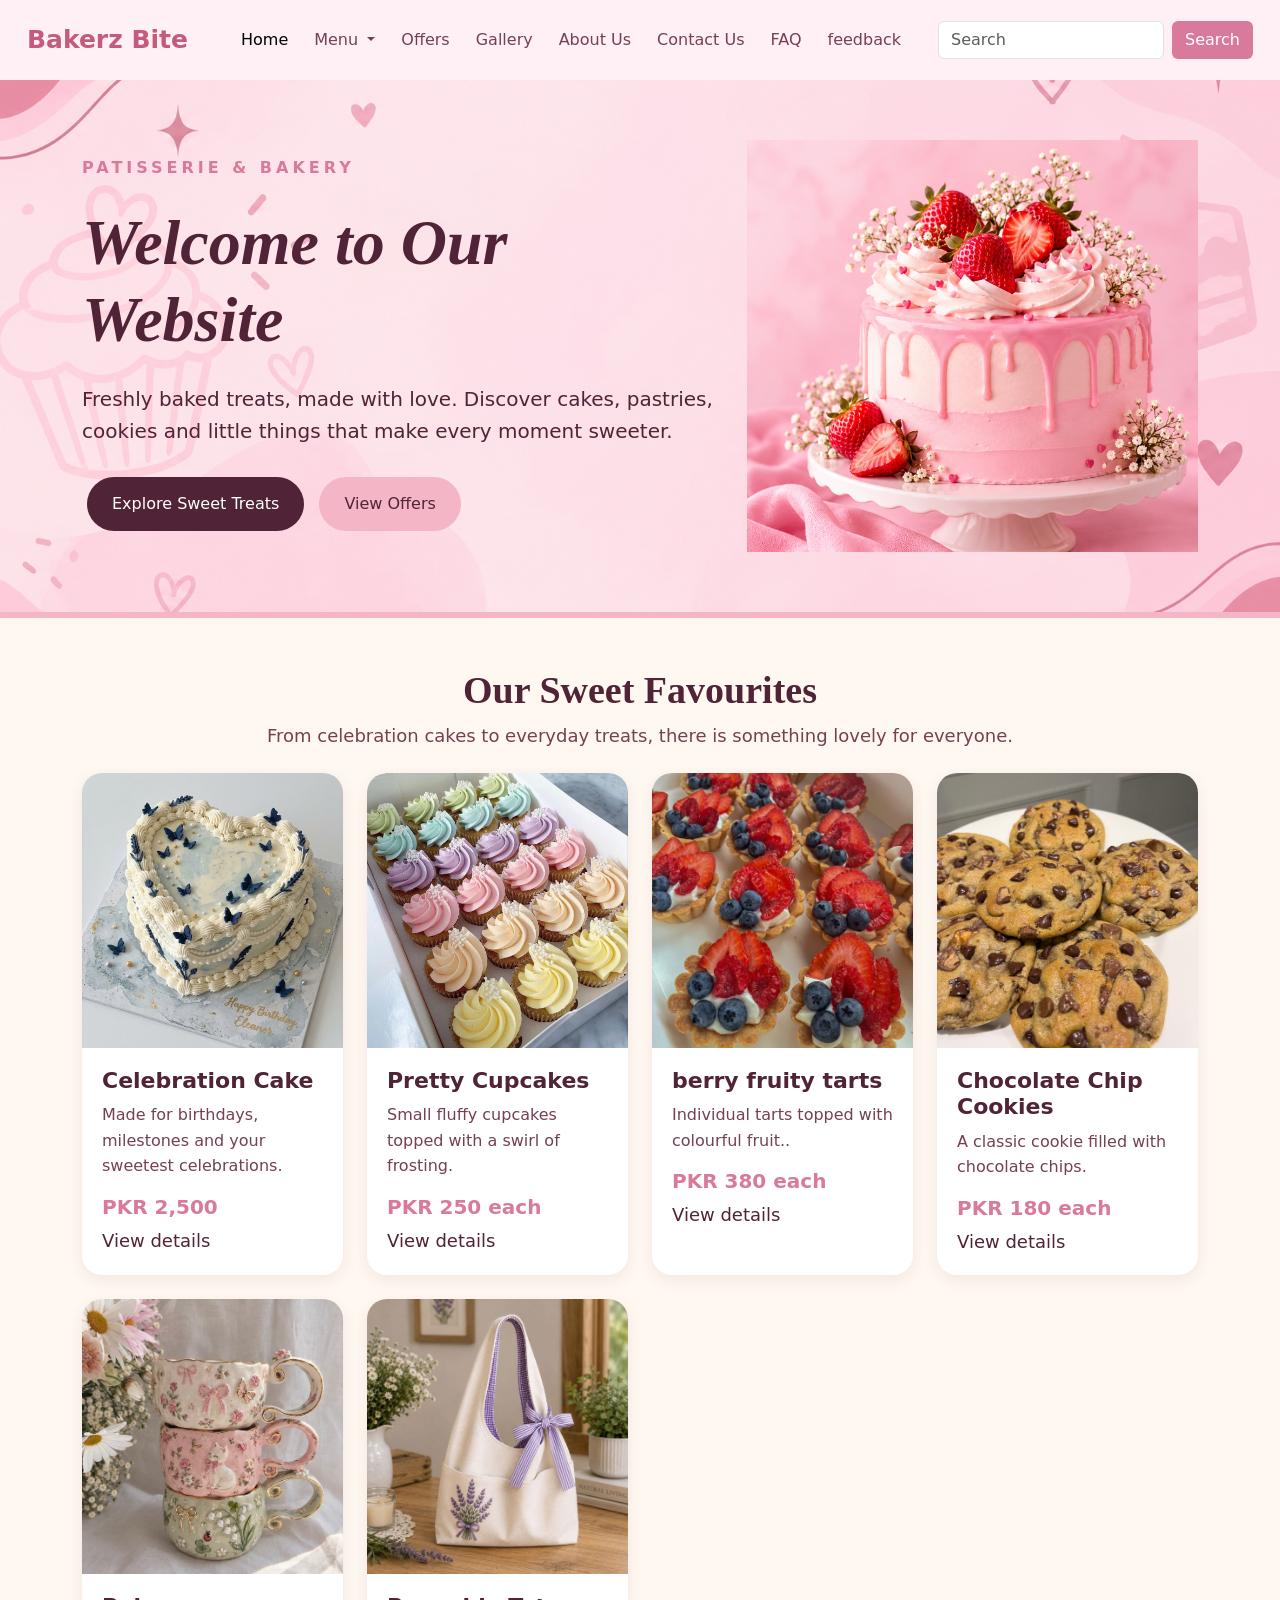
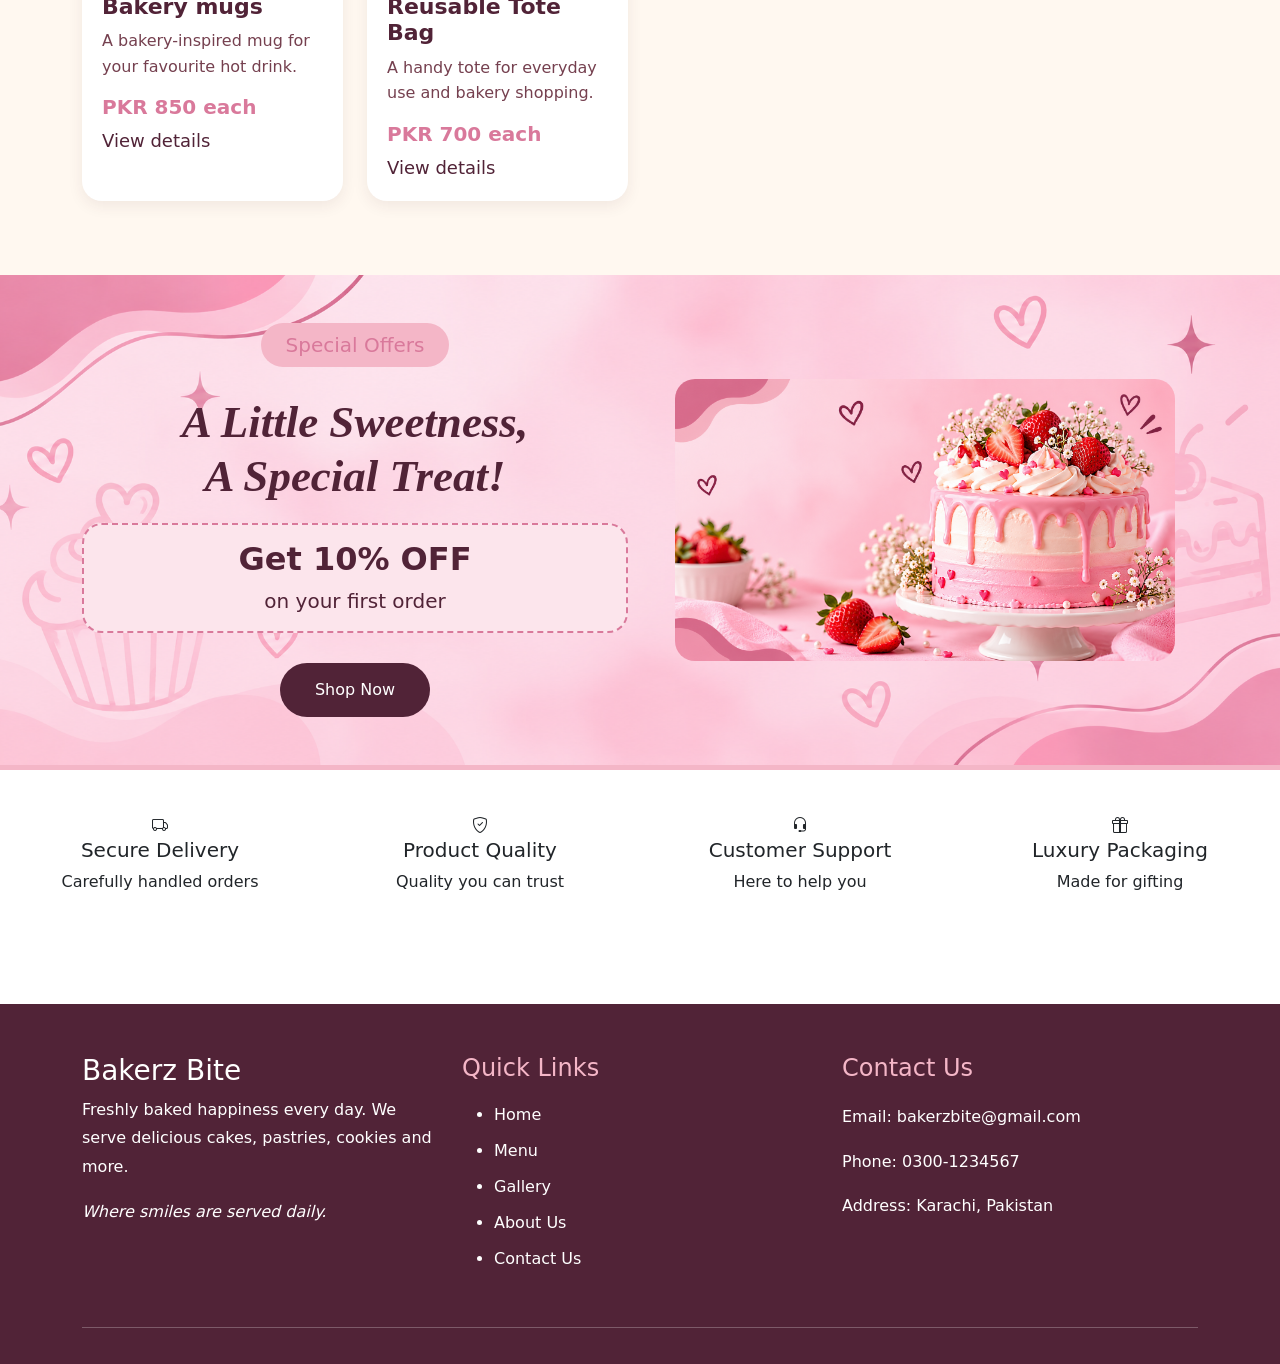
<file: home.html>
<!DOCTYPE html>
<html lang="en">
<head>
    <meta charset="UTF-8">
    <meta name="viewport" content="width=device-width, initial-scale=1.0">
    <title>Bakerz Bite</title>

    <!-- Bootstrap 5 -->
    <link href="https://cdn.jsdelivr.net/npm/bootstrap@5.3.3/dist/css/bootstrap.min.css" rel="stylesheet">
 
<link rel="stylesheet" href="https://cdn.jsdelivr.net/npm/bootstrap-icons@1.11.3/font/bootstrap-icons.min.css">
    <link rel="stylesheet" href="home.css">
</head>
<body>
<!-- ---navbar start gng-- -->
<nav class="navbar navbar-expand-lg navbar-light">
  <div class="container-fluid">

    <a class="navbar-brand" href="">Bakerz Bite</a>

    <button class="navbar-toggler" type="button"
    data-bs-toggle="collapse"
    data-bs-target="#navbarSupportedContent">
      <span class="navbar-toggler-icon"></span>
    </button>

    <div class="collapse navbar-collapse" id="navbarSupportedContent">

      <ul class="navbar-nav me-auto mb-2 mb-lg-0">

        <li class="nav-item">
          <a class="nav-link active" href="home.html">Home</a>
        </li>

        <li class="nav-item dropdown">
          <a class="nav-link dropdown-toggle" href=""
          id="navbarDropdown" role="button"
          data-bs-toggle="dropdown">
            Menu
          </a>

          <ul class="dropdown-menu">
            <li><a class="dropdown-item" href="cakes.html">Cakes</a></li>
            <li><a class="dropdown-item" href="pasteries.html">Pastries</a></li>
            <li><a class="dropdown-item" href="pies.html">Pies</a></li>
            <li><a class="dropdown-item" href="cookies.html">Cookies</a></li>
            <li><a class="dropdown-item" href="marchandies.html">Merchandise</a></li>
          </ul>
        </li>

        <li class="nav-item">
          <a class="nav-link" href="offer.html">Offers</a>
        </li>

        <li class="nav-item">
          <a class="nav-link" href="gallery.html">Gallery</a>
        </li>

        <li class="nav-item">
          <a class="nav-link" href="about.html">About Us</a>
        </li>

        <li class="nav-item">
          <a class="nav-link" href="contact.html">Contact Us</a>
        </li>

        <li class="nav-item">
          <a class="nav-link" href="faq.html">FAQ</a>
        </li>
        
                <li class="nav-item">
          <a class="nav-link" href="feedback.html">feedback</a>
        </li>


      </ul>

      <form class="d-flex">
        <input class="form-control me-2" type="search" placeholder="Search">
        <button class="btn search-btn" type="submit">Search</button>
      </form>

    </div>
  </div>
</nav>
<!-- --navbar end--- -->

<!-- ---welcome pge shuru--- -->

<!-- <section class="welcome" id="home">

    <p class="small-text">PATISSERIE & BAKERY</p>

    <h1>Welcome to Our Website </h1>

    <p class="welcome-text">
        Freshly baked treats, made with love. Discover cakes,
        pastries, cookies and little things that make
        every moment sweeter.
    </p>

    <a href="cakes.html" class="btn1">Explore Sweet Treats </a>

    <a href="offer.html" class="btn2">View Offers</a>

</section> -->
<!-- welcome page start -->

<section class="welcome" id="home">

    <div class="container">
        <div class="row align-items-center">

            <div class="col-md-7 text-start">

                <p class="small-text">PATISSERIE & BAKERY</p>

                <h1>Welcome to Our Website</h1>

                <p class="welcome-text">
                    Freshly baked treats, made with love. Discover cakes,
                    pastries, cookies and little things that make
                    every moment sweeter.
                </p>

                <a href="cakes.html" class="btn1">Explore Sweet Treats</a>

                <a href="offer.html" class="btn2">View Offers</a>

            </div>

            <!-- Image Right Side -->
            <div class="col-md-5 text-center">
                <img src="pics/welcom1.png" class="img-fluid cake-img" alt="Cake">
            </div>

        </div>
    </div>

</section>

<!-- welcome page end -->
 

<!-- end of welcome--- -->

<!-- ---FAV -->
<section class="favourites" id="favourites">

    <div class="container">

        <div class="text-center mb-4">
            <h2>Our Sweet Favourites</h2>
            <p>From celebration cakes to everyday treats, there is something lovely for everyone.</p>
        </div>

        <div class="row"> 

            <!-- Cake -->
            <div class="col-lg-3 col-md-6 mb-4">
                <div class="sweet-card">

                    <div class="pic">
                        <img src="pics/cake celab3.jpg" alt="Celebration Cake">
                    </div>

                    <div class="card-body">
                        <h4>Celebration Cake</h4>
                        <p>Made for birthdays, milestones and your sweetest celebrations.</p>
                        <h5>PKR 2,500</h5>
                        <a href="#">View details </a>
                    </div>

                </div>
            </div>

            <!-- Cupcakes -->
            <div class="col-lg-3 col-md-6 mb-4">
                <div class="sweet-card">

                    <div class="pic">
                        <img src="pics/preety cupcakes.jpg" alt="Pretty Cupcakes">
                    </div>

                    <div class="card-body">
                        <h4>Pretty Cupcakes</h4>
                        <p>Small fluffy cupcakes topped with a swirl of frosting.</p>
                        <h5>PKR 250 each</h5>
                        <a href="#">View details </a>
                    </div>

                </div>
            </div>

            <!-- tarts -->
            <div class="col-lg-3 col-md-6 mb-4">
                <div class="sweet-card">

                    <div class="pic">
                        <img src="pics/berry fruit tarts.jpg" alt="Chocolate Chip Cookies">
                    </div>

                    <div class="card-body">
                        <h4>berry fruity tarts</h4>
                        <p>Individual tarts topped with colourful fruit..</p>
                        <h5>PKR 380 each</h5>
                        <a href="#">View details </a>
                    </div>

                </div>
            </div>

            <!-- Cookies -->
            <div class="col-lg-3 col-md-6 mb-4">
                <div class="sweet-card">

                    <div class="pic">
                        <img src="pics/choclatechip cookies.jpg" alt="Chocolate Chip Cookies">
                    </div>

                    <div class="card-body">
                        <h4>Chocolate Chip Cookies</h4>
                        <p>A classic cookie filled with chocolate chips.</p>
                        <h5>PKR 180 each</h5>
                        <a href="#">View details </a>
                    </div>

                </div>
            </div>
<!-- END-- -->



              <div class="col-lg-3 col-md-6 mb-4">
                <div class="sweet-card">

                    <div class="pic">
                        <img src="pics/bakery mugs.jpg" alt="Chocolate Chip Cookies">
                    </div>

                    <div class="card-body">
                        <h4>Bakery mugs</h4>
                        <p>A bakery-inspired mug for your favourite hot drink.</p>
                        <h5>PKR 850 each</h5>
                        <a href="#">View details </a>
                    </div>

                </div>
            </div>
            <!-- Tote bags -->
            <div class="col-lg-3 col-md-6 mb-4">
                <div class="sweet-card">

                    <div class="pic">
                        <img src="pics/tote bags.jpg" alt="Berry Fruit Tarts">
                    </div>

                    <div class="card-body">
                        <h4>Reusable Tote Bag</h4>
                        <p>A handy tote for everyday use and bakery shopping.</p>
                        <h5>PKR 700 each</h5>
                        <a href="#">View details </a>
                    </div>

                </div>
            </div>

        </div>
    </div>
</section>

<!-- --FAV KHATM -->


<!-- special offer start -->

<section class="offer py-5">

    <div class="container">
        <div class="row align-items-center">

            <!-- Text side -->
            <div class="col-md-6 text-center">

                <h5 class="offer-small">Special Offers</h5>

                <h1>A Little Sweetness,<br>
                    A Special Treat!
                </h1>

                <div class="discount">
                    <h2>Get 10% OFF</h2>
                    <p>on your first order</p>
                </div>

                <a href="cakes.html" class="shop-btn">
                    Shop Now 
                </a>

            </div>

            <!-- Cake picture -->
            <div class="col-md-6 text-center">
                <img src="pics/offer pic.png"
                     class="img-fluid offer-img"
                     alt="Special Offer Cake">
            </div>

        </div>
    </div>

</section>

<!-- special offer end -->


<!-- Features Section -->
<div class="container-fluid py-4">
    <div class="row text-center align-items-center">

        <!-- Feature 1 -->
        <div class="col-6 col-md-3 feature-box">
            <div class="feature-icon">
                <i class="bi bi-truck"></i>
            </div>
            <h5>Secure Delivery</h5>
            <p>Carefully handled orders</p>
        </div>

        <!-- Feature 2 -->
        <div class="col-6 col-md-3 feature-box">
            <div class="feature-icon">
                <i class="bi bi-shield-check"></i>
            </div>
            <h5>Product Quality</h5>
            <p>Quality you can trust</p>
        </div>

        <!-- Feature 3 -->
        <div class="col-6 col-md-3 feature-box">
            <div class="feature-icon">
                <i class="bi bi-headset"></i>
            </div>
            <h5>Customer Support</h5>
            <p>Here to help you</p>
        </div>

        <!-- Feature 4 -->
        <div class="col-6 col-md-3 feature-box">
            <div class="feature-icon">
                <i class="bi bi-gift"></i>
            </div>
            <h5>Luxury Packaging</h5>
            <p>Made for gifting</p>
        </div>

    </div>
</div>




<!-- ---footer shuru -->

<footer class="footer">
    <div class="container">
        <div class="row">

            <!-- About -->
            <div class="col-lg-4 col-md-6 mb-4">
                <h3>Bakerz Bite</h3>
                <p>
                    Freshly baked happiness every day.
                    We serve delicious cakes, pastries,
                    cookies and more.
                </p>
                <p><i>Where smiles are served daily.</i></p>
            </div>

            <!-- Quick Links -->
            <div class="col-lg-4 col-md-6 mb-4">
                <h4>Quick Links</h4>
                <ul class="footer-links">
                    <li><a href="home.html">Home</a></li>
                    <li><a href="#">Menu</a></li>
                    <li><a href="gallery.html">Gallery</a></li>
                    <li><a href="about.html">About Us</a></li>
                    <li><a href="contact.html">Contact Us</a></li>
                </ul>
            </div>

            <!-- Contact -->
            <div class="col-lg-4 col-md-12 mb-4">
                <h4>Contact Us</h4>
                <p>Email: bakerzbite@gmail.com</p>
                <p>Phone: 0300-1234567</p>
                <p>Address: Karachi, Pakistan</p>
            </div>

        </div>

        <hr>

        

    </div>
</footer>




 <!-- ---footer khtm -->


<script src="https://cdn.jsdelivr.net/npm/bootstrap@5.0.2/dist/js/bootstrap.bundle.min.js" integrity="sha384-MrcW6ZMFYlzcLA8Nl+NtUVF0sA7MsXsP1UyJoMp4YLEuNSfAP+JcXn/tWtIaxVXM" crossorigin="anonymous"></script>
</body>
</html>
</file>
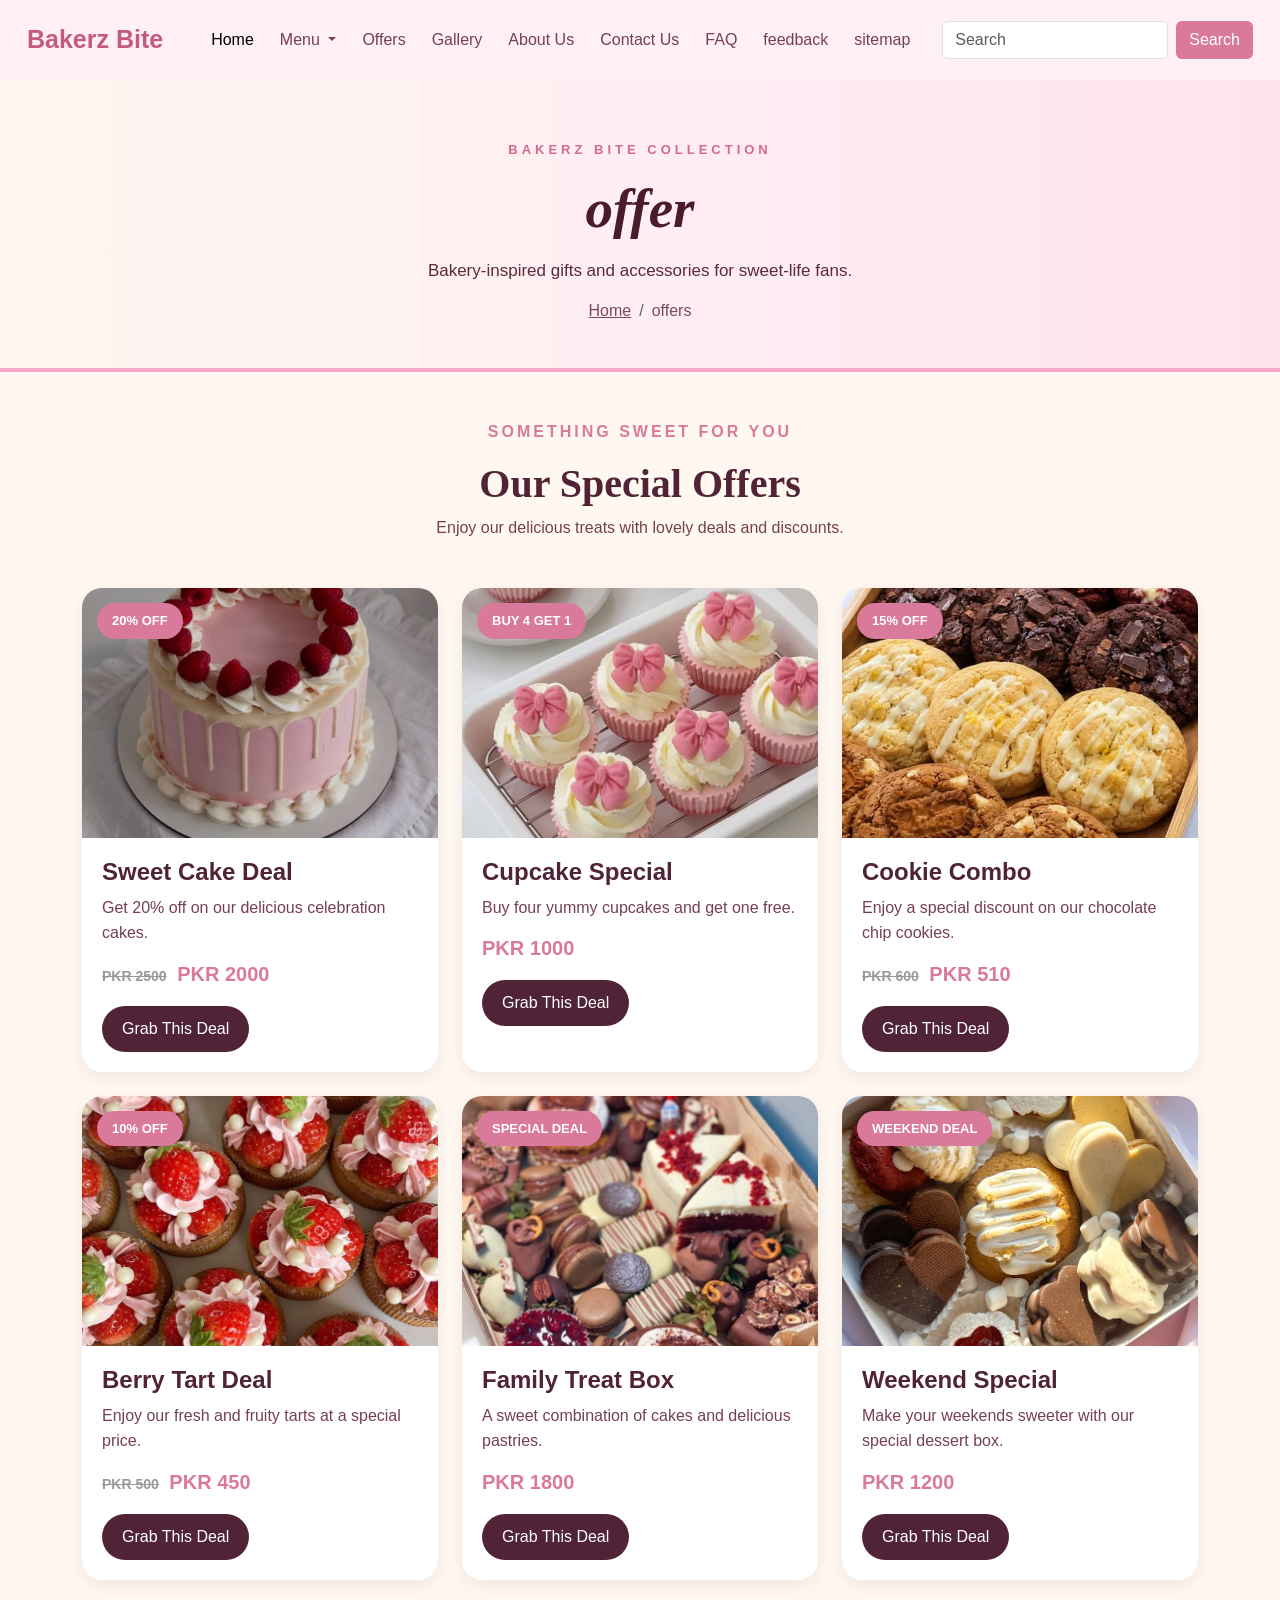
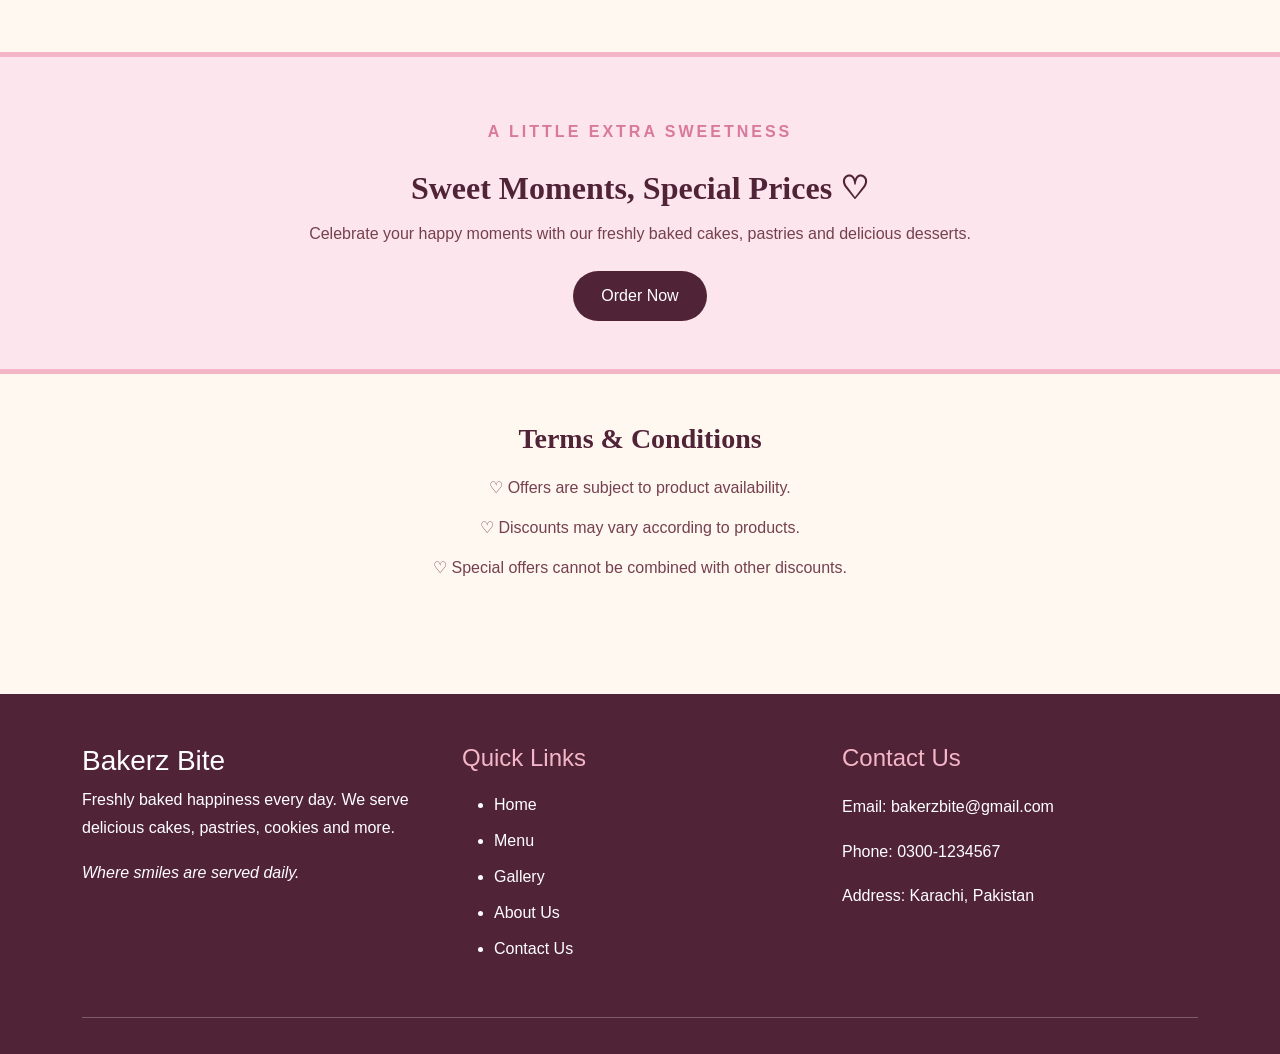
<file: offer.html>
<!DOCTYPE html>
<html lang="en">
<head>
    <meta charset="UTF-8">
    <meta name="viewport" content="width=device-width, initial-scale=1.0">
    <title>Bakerz Bite</title>

    <!-- Bootstrap 5 -->
    <link href="https://cdn.jsdelivr.net/npm/bootstrap@5.3.3/dist/css/bootstrap.min.css" rel="stylesheet">

    <link rel="stylesheet" href="offer.css">
</head>
<body>
<!-- ---navbar start gng-- -->
<nav class="navbar navbar-expand-lg navbar-light">
  <div class="container-fluid">

    <a class="navbar-brand" href="#">Bakerz Bite</a>

    <button class="navbar-toggler" type="button"
    data-bs-toggle="collapse"
    data-bs-target="#navbarSupportedContent">
      <span class="navbar-toggler-icon"></span>
    </button>

    <div class="collapse navbar-collapse" id="navbarSupportedContent">

      <ul class="navbar-nav me-auto mb-2 mb-lg-0">

        <li class="nav-item">
          <a class="nav-link active" href="index.html">Home</a>
        </li>

        <li class="nav-item dropdown">
          <a class="nav-link dropdown-toggle" href="#"
          id="navbarDropdown" role="button"
          data-bs-toggle="dropdown">
            Menu
          </a>

          <ul class="dropdown-menu">
            <li><a class="dropdown-item" href="cakes.html">Cakes</a></li>
            <li><a class="dropdown-item" href="pasteries.html">Pastries</a></li>
            <li><a class="dropdown-item" href="pies.html">Pies</a></li>
            <li><a class="dropdown-item" href="cookies.html">Cookies</a></li>
            <li><a class="dropdown-item" href="marchandies.html">Merchandise</a></li>
          </ul>
        </li>

        <li class="nav-item">
          <a class="nav-link" href="offer.html">Offers</a>
        </li>

        <li class="nav-item">
          <a class="nav-link" href="gallery.html">Gallery</a>
        </li>

        <li class="nav-item">
          <a class="nav-link" href="about.html">About Us</a>
        </li>

        <li class="nav-item">
          <a class="nav-link" href="contact.html">Contact Us</a>
        </li>

        <li class="nav-item">
          <a class="nav-link" href="faq.html">FAQ</a>
        </li>
        
        <li class="nav-item">
          <a class="nav-link" href="feedback.html">feedback</a>
        </li>

         <li class="nav-item">
          <a class="nav-link" href="sitemap.html">sitemap</a>
        </li>
      </ul>

      <form class="d-flex">
        <input class="form-control me-2" type="search" placeholder="Search">
        <button class="btn search-btn" type="submit">Search</button>
      </form>

    </div>
  </div>
</nav>
<!-- --navbar end--- -->


<!-- welcome shuru-- -->
 <!-- Cakes Header Section-- -->
   <section class="cakes-header text-center">
    <div class="container">

      <p class="small-title">BAKERZ BITE COLLECTION</p>

      <h1 class="main-title"> offer </h1>

      <p class="sub-text mt-3">Bakery-inspired gifts and accessories for sweet-life fans.</p> 

      <!-- Breadcrumb  -->

       <nav aria-label="breadcrumb" class="d-flex justify-content-center mt-3">
        <ol class="breadcrumb mb-0">
          <li class="breadcrumb-item"><a href="index.html">Home</a></li>
          <li class="breadcrumb-item active" aria-current="page">offers</li>
        </ol>
      </nav>

  
    </div>
  </section> 

<!-- welcome end -->



    <!-- Offers Heading -->

    <section class="offers py-5">

        <div class="container">

            <div class="text-center mb-5">

                <p class="pink-text">SOMETHING SWEET FOR YOU </p>

                <h1>Our Special Offers</h1>

                <p>Enjoy our delicious treats with lovely deals and discounts.</p>

            </div>


            <!-- Offer Cards -->

            <div class="row">

                <!-- Offer 1 -->

                <div class="col-lg-4 col-md-6 col-12 mb-4">

                    <div class="offer-card">

                        <div class="offer-pic">

                            <img src="pics/sweet cake.jpg" alt="Chocolate Cake">

                            <span class="sale">20% OFF</span>

                        </div>

                        <div class="offer-text">

                            <h4>Sweet Cake Deal</h4>

                            <p>Get 20% off on our delicious celebration cakes.</p>

                            <h5>
                                <del>PKR 2500</del>
                                PKR 2000
                            </h5>

                            <a href="contact.html" class="offer-btn">
                                Grab This Deal 
                            </a>

                        </div>

                    </div>

                </div>


                <!-- Offer 2 -->

                <div class="col-lg-4 col-md-6 col-12 mb-4">

                    <div class="offer-card">

                        <div class="offer-pic">

                            <img src="pics/cupcakepink.jpg" alt="Cupcakes">

                            <span class="sale">BUY 4 GET 1</span>

                        </div>

                        <div class="offer-text">

                            <h4>Cupcake Special</h4>

                            <p>Buy four yummy cupcakes and get one free.</p>

                            <h5>PKR 1000</h5>

                            <a href="contact.html" class="offer-btn">
                                Grab This Deal 
                            </a>

                        </div>

                    </div>

                </div>


                <!-- Offer 3 -->

                <div class="col-lg-4 col-md-6 col-12 mb-4">

                    <div class="offer-card">

                        <div class="offer-pic">

                            <img src="pics/cookie combo.jpg" alt="Cookies">

                            <span class="sale">15% OFF</span>

                        </div>

                        <div class="offer-text">

                            <h4>Cookie Combo</h4>

                            <p>Enjoy a special discount on our chocolate chip cookies.</p>

                            <h5>
                                <del>PKR 600</del>
                                PKR 510
                            </h5>

                            <a href="contact.html" class="offer-btn">
                                Grab This Deal 
                            </a>

                        </div>

                    </div>

                </div>


                <!-- Offer 4 -->

                <div class="col-lg-4 col-md-6 col-12 mb-4">

                    <div class="offer-card">

                        <div class="offer-pic">

                            <img src="pics/tarts1.jpg" alt="Fruit Tarts">

                            <span class="sale">10% OFF</span>

                        </div>

                        <div class="offer-text">

                            <h4>Berry Tart Deal</h4>

                            <p>Enjoy our fresh and fruity tarts at a special price.</p>

                            <h5>
                                <del>PKR 500</del>
                                PKR 450
                            </h5>

                            <a href="contact.html" class="offer-btn">
                                Grab This Deal 
                            </a>

                        </div>

                    </div>

                </div>


                <!-- Offer 5 -->

                <div class="col-lg-4 col-md-6 col-12 mb-4">

                    <div class="offer-card">

                        <div class="offer-pic">

                            <img src="pics/box1.jpg" alt="Family Cake">

                            <span class="sale">SPECIAL DEAL</span>

                        </div>

                        <div class="offer-text">

                            <h4>Family Treat Box</h4>

                            <p>A sweet combination of cakes and delicious pastries.</p>

                            <h5>PKR 1800</h5>

                            <a href="contact.html" class="offer-btn">
                                Grab This Deal 
                            </a>

                        </div>

                    </div>

                </div>


                <!-- Offer 6 -->

                <div class="col-lg-4 col-md-6 col-12 mb-4">

                    <div class="offer-card">

                        <div class="offer-pic">

                            <img src="pics/box2.jpg" alt="Sweet Box">

                            <span class="sale">WEEKEND DEAL</span>

                        </div>

                        <div class="offer-text">

                            <h4>Weekend Special</h4>

                            <p>Make your weekends sweeter with our special dessert box.</p>

                            <h5>PKR 1200</h5>

                            <a href="contact.html" class="offer-btn">
                                Grab This Deal 
                            </a>

                        </div>

                    </div>

                </div>

            </div>

        </div>

    </section>


    <!-- Special Deal Section -->

    <section class="sweet-deal py-5">

        <div class="container text-center">

            <p class="pink-text">A LITTLE EXTRA SWEETNESS</p>

            <h2>Sweet Moments, Special Prices ♡</h2>

            <p>
                Celebrate your happy moments with our freshly baked
                cakes, pastries and delicious desserts.
            </p>

            <a href="contact.html" class="deal-btn">
                Order Now 
            </a>

        </div>

    </section>


    <!-- Terms Section -->

    <section class="terms py-5">

        <div class="container text-center">

            <h3>Terms & Conditions</h3>

            <p>♡ Offers are subject to product availability.</p>

            <p>♡ Discounts may vary according to products.</p>

            <p>♡ Special offers cannot be combined with other discounts.</p>

        </div>

    </section>

    <!-- offer end---- -->








<!-- ---footer shuru -->

<footer class="footer">
    <div class="container">
        <div class="row">

            <!-- About -->
            <div class="col-lg-4 col-md-6 mb-4">
                <h3>Bakerz Bite</h3>
                <p>
                    Freshly baked happiness every day.
                    We serve delicious cakes, pastries,
                    cookies and more.
                </p>
                <p><i>Where smiles are served daily.</i></p>
            </div>
 


            <!-- Quick Links -->
            <div class="col-lg-4 col-md-6 mb-4">
                <h4>Quick Links</h4>
                <ul class="footer-links">
                    <li><a href="index.html">Home</a></li>
                    <li><a href="cakes.html">Menu</a></li>
                    <li><a href="gallery.html">Gallery</a></li>
                    <li><a href="about.html">About Us</a></li>
                    <li><a href="contact.html">Contact Us</a></li>
                </ul>
            </div>

            <!-- Contact -->
            <div class="col-lg-4 col-md-12 mb-4">
                <h4>Contact Us</h4>
                <p>Email: bakerzbite@gmail.com</p>
                <p>Phone: 0300-1234567</p>
                <p>Address: Karachi, Pakistan</p>
            </div>

        </div>

        <hr>

        

    </div>
</footer>




 <!-- ---footer khtm -->


<script src="https://cdn.jsdelivr.net/npm/bootstrap@5.0.2/dist/js/bootstrap.bundle.min.js" integrity="sha384-MrcW6ZMFYlzcLA8Nl+NtUVF0sA7MsXsP1UyJoMp4YLEuNSfAP+JcXn/tWtIaxVXM" crossorigin="anonymous"></script>
</body>
</html>
</file>
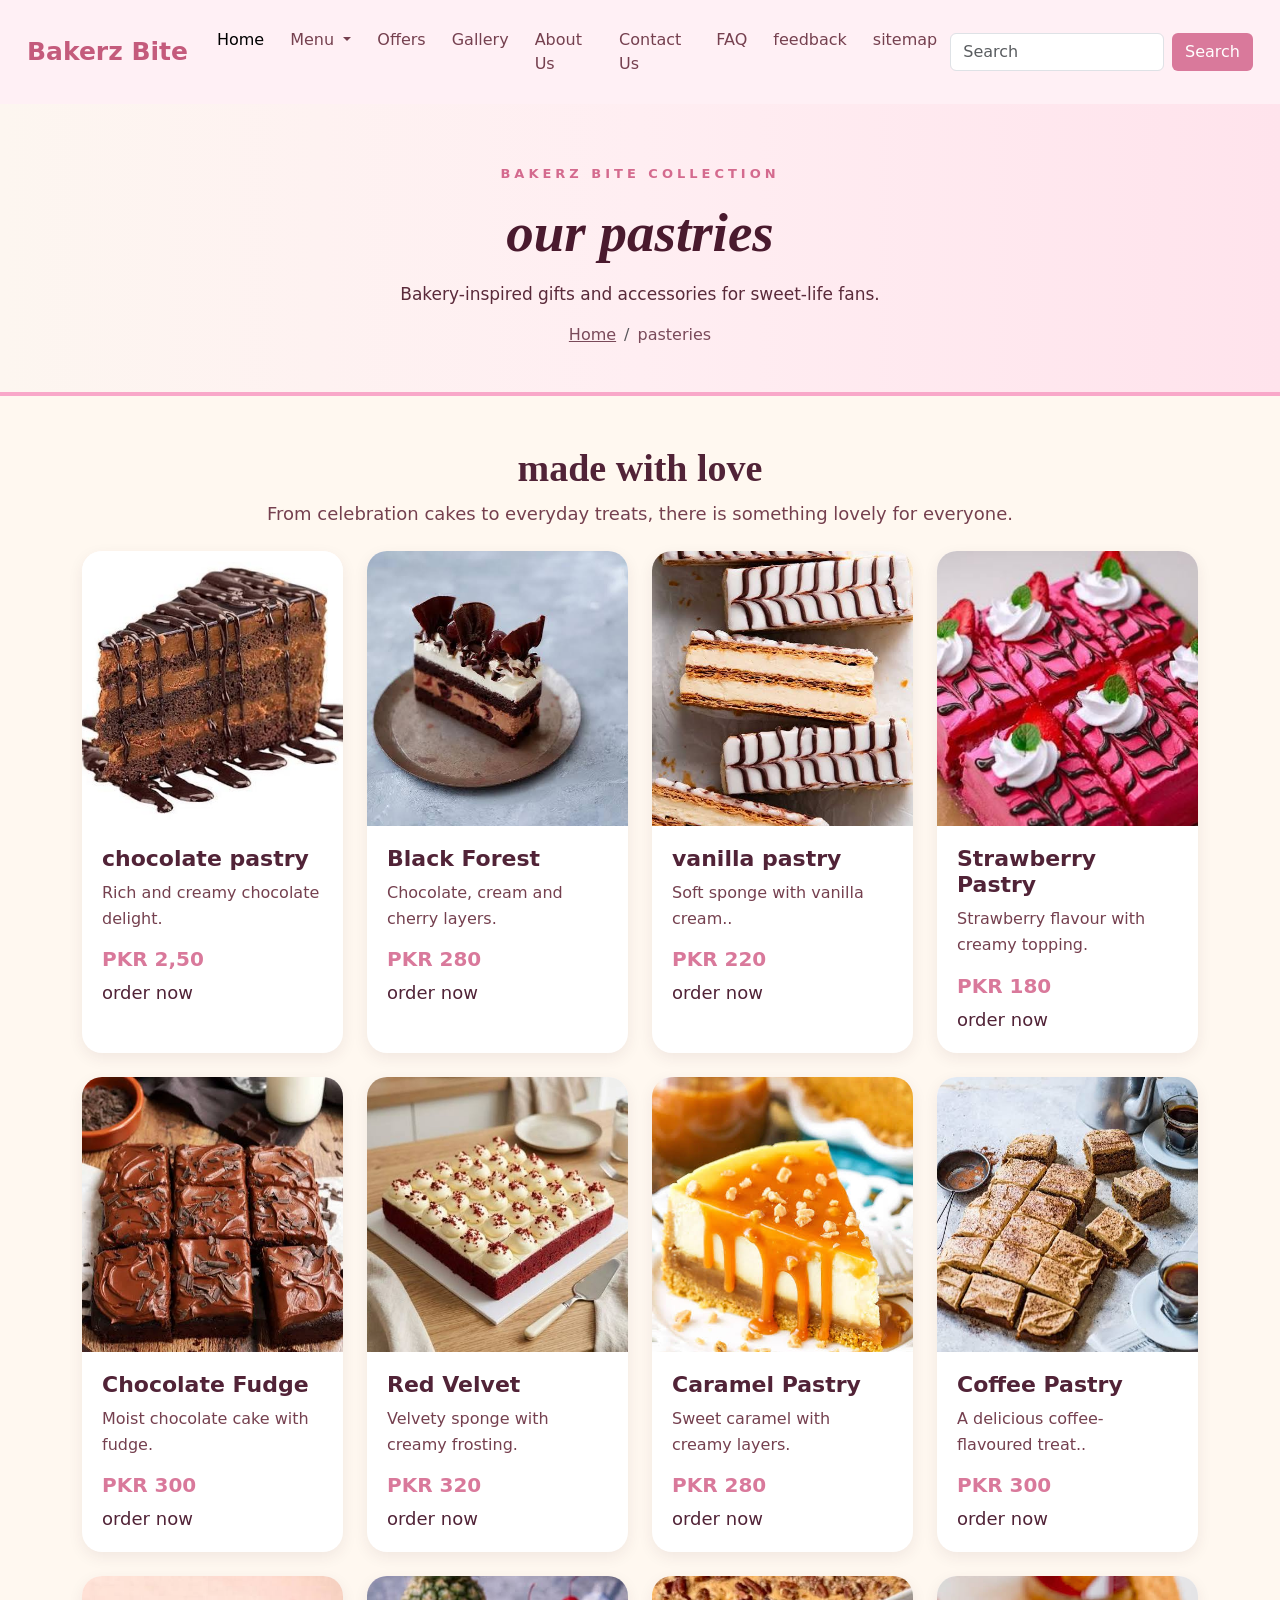
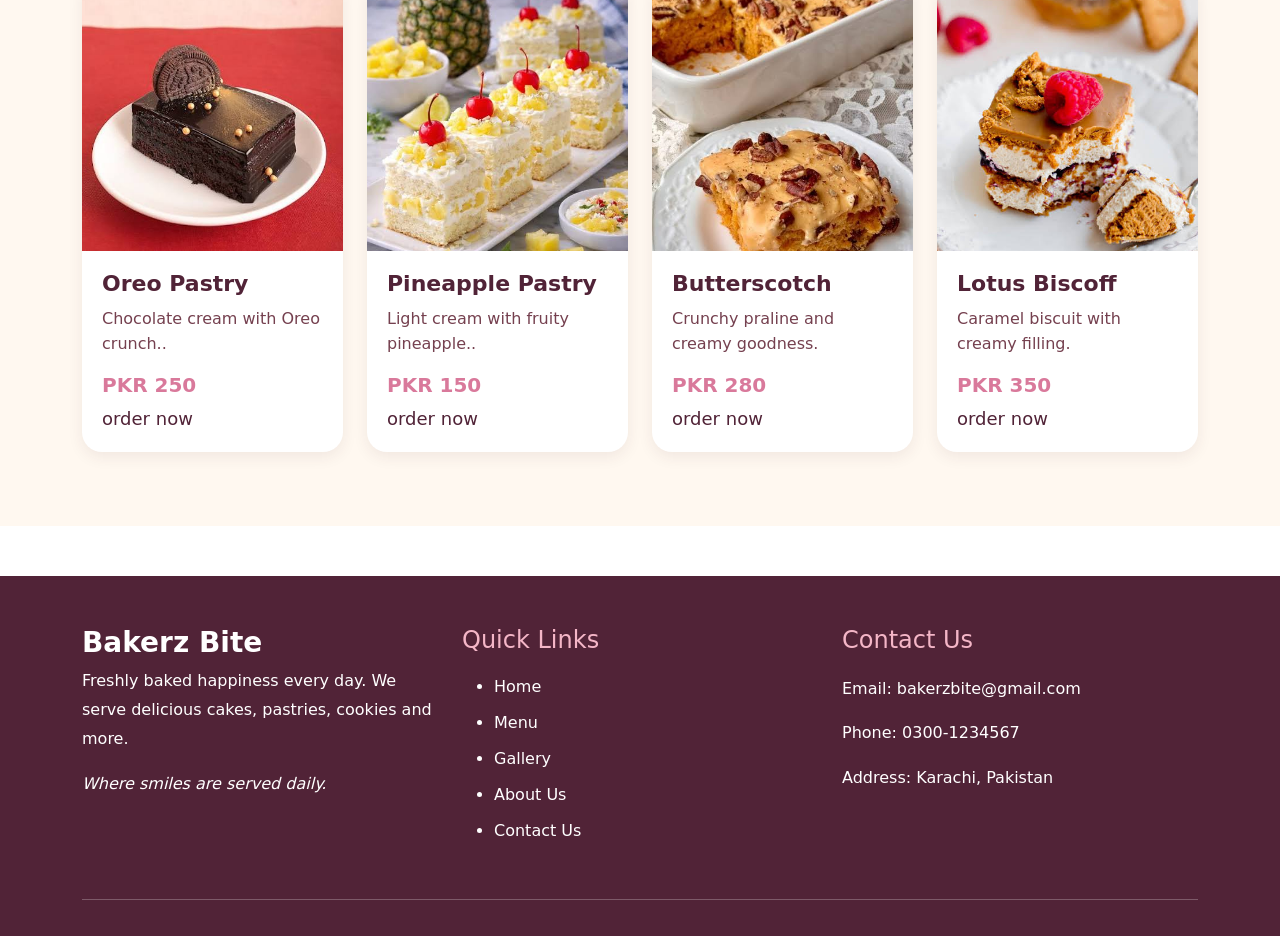
<file: pasteries.html>
<!DOCTYPE html>
<html lang="en">
<head>
    <meta charset="UTF-8">
    <meta name="viewport" content="width=device-width, initial-scale=1.0">
    <title>Bakerz Bite</title>

    <!-- Bootstrap 5 -->
    <link href="https://cdn.jsdelivr.net/npm/bootstrap@5.3.3/dist/css/bootstrap.min.css" rel="stylesheet">

    <link rel="stylesheet" href="pasteries.css">
</head>
<body>
<!-- ---navbar start gng-- -->
<nav class="navbar navbar-expand-lg navbar-light">
  <div class="container-fluid">

    <a class="navbar-brand" href="#">Bakerz Bite</a>

    <button class="navbar-toggler" type="button"
    data-bs-toggle="collapse"
    data-bs-target="#navbarSupportedContent">
      <span class="navbar-toggler-icon"></span>
    </button>

    <div class="collapse navbar-collapse" id="navbarSupportedContent">

      <ul class="navbar-nav me-auto mb-2 mb-lg-0">

        <li class="nav-item">
          <a class="nav-link active" href="index.html">Home</a>
        </li>

        <li class="nav-item dropdown">
          <a class="nav-link dropdown-toggle" href="#"
          id="navbarDropdown" role="button"
          data-bs-toggle="dropdown">
            Menu
          </a>

          <ul class="dropdown-menu">
            <li><a class="dropdown-item" href="cakes.html">Cakes</a></li>
            <li><a class="dropdown-item" href="pasteries.html">Pastries</a></li>
            <li><a class="dropdown-item" href="pies.html">Pies</a></li>
            <li><a class="dropdown-item" href="cookies.html">Cookies</a></li>
            <li><a class="dropdown-item" href="marchandies.html">Merchandise</a></li>
          </ul>
        </li>

        <li class="nav-item">
          <a class="nav-link" href="offer.html">Offers</a>
        </li>

        <li class="nav-item">
          <a class="nav-link" href="gallery.html">Gallery</a>
        </li>

        <li class="nav-item">
          <a class="nav-link" href="about.html">About Us</a>
        </li>

        <li class="nav-item">
          <a class="nav-link" href="contact.html">Contact Us</a>
        </li>

        <li class="nav-item">
          <a class="nav-link" href="faq.html">FAQ</a>
        </li>
       
        <li class="nav-item">
          <a class="nav-link" href="feedback.html">feedback</a>
        </li>

         <li class="nav-item">
          <a class="nav-link" href="sitemap.html">sitemap</a>
        </li>
      </ul>

      <form class="d-flex">
        <input class="form-control me-2" type="search" placeholder="Search">
        <button class="btn search-btn" type="submit">Search</button>
      </form>

    </div>
  </div>
</nav>
<!-- --navbar end--- -->



<!-- welcome shuru-- -->
 <!-- Cakes Header Section-- -->
   <section class="cakes-header text-center">
    <div class="container">

      <p class="small-title">BAKERZ BITE COLLECTION</p>

      <h1 class="main-title"> our pastries</h1>

      <p class="sub-text mt-3">Bakery-inspired gifts and accessories for sweet-life fans.</p> 

      <!-- Breadcrumb  -->

       <nav aria-label="breadcrumb" class="d-flex justify-content-center mt-3">
        <ol class="breadcrumb mb-0">
          <li class="breadcrumb-item"><a href="index.html">Home</a></li>
          <li class="breadcrumb-item active" aria-current="page">pasteries</li>
        </ol>
      </nav>

  
    </div>
  </section> 

<!-- welcome end -->






<!-- --card start--- -->

  <section class="cakes" id="cakes">

    <div class="container">

        <div class="text-center mb-4">
            <h2>made with love</h2>
            <p>From celebration cakes to everyday treats, there is something lovely for everyone.</p>
        </div>

        <div class="row">


           <!-- card1 -->
            <div class="col-lg-3 col-md-6 mb-4">
                <div class="sweet-card">

                    <div class="pic">
                        <img src="pics/pastry1.jpg" alt="chocolate">
                    </div>

                    <div class="card-body">
                        <h4>chocolate pastry</h4>
                        <p>Rich and creamy chocolate delight.</p>
                        <h5>PKR 2,50</h5>
                        <a href="contact.html">order now </a>
                    </div>

                </div>
            </div>

             <!-- card2 -->
            <div class="col-lg-3 col-md-6 mb-4">
                <div class="sweet-card">

                    <div class="pic">
                        <img src="pics/pastry2.jpg" alt="">
                    </div>

                    <div class="card-body">
                        <h4>Black Forest</h4>
                        <p>Chocolate, cream and cherry layers.</p>
                        <h5>PKR 280 </h5>
                        <a href="contact.html">order now </a>
                    </div>

                </div>
            </div>

             <!-- card3 -->
            <div class="col-lg-3 col-md-6 mb-4">
                <div class="sweet-card">

                    <div class="pic">
                        <img src="pics/pastry3.jpg" alt="vanilla ">
                    </div>

                    <div class="card-body">
                        <h4>vanilla pastry</h4>
                        <p>Soft sponge with vanilla cream..</p>
                        <h5>PKR 220 </h5>
                        <a href="contact.html">order now</a>
                    </div>

                </div>
            </div>

             <!-- card4 -->
            <div class="col-lg-3 col-md-6 mb-4">
                <div class="sweet-card">

                    <div class="pic">
                        <img src="pics/pastry4.jpg" alt="">
                    </div>

                    <div class="card-body">
                        <h4>Strawberry Pastry</h4>
                        <p>Strawberry flavour with creamy topping.</p>
                        <h5>PKR 180</h5>
                        <a href="contact.html">order now </a>
                    </div>

                </div>
            </div>

             <!-- card5 -->
            <div class="col-lg-3 col-md-6 mb-4">
                <div class="sweet-card">

                    <div class="pic">
                        <img src="pics/pastry5.jpg" alt="">
                    </div>

                    <div class="card-body">
                        <h4>Chocolate Fudge</h4>
                        <p> Moist chocolate cake with fudge.</p>
                        <h5>PKR 300 </h5>
                        <a href="contact.html">order now </a>
                    </div>

                </div>
            </div>

             <!-- card6 -->
            <div class="col-lg-3 col-md-6 mb-4">
                <div class="sweet-card">

                    <div class="pic">
                        <img src="pics/pastry6.jpg" alt="">
                    </div>

                    <div class="card-body">
                        <h4>Red Velvet</h4>
                        <p>Velvety sponge with creamy frosting. </p>
                        <h5>PKR 320</h5>
                        <a href="contact.html">order now </a>
                    </div>

                </div>
            </div>


             <!-- card7 -->
            <div class="col-lg-3 col-md-6 mb-4">
                <div class="sweet-card">

                    <div class="pic">
                        <img src="pics/pastry7.jpg" alt="">
                    </div>

                    <div class="card-body">
                        <h4>Caramel Pastry</h4>
                        <p>Sweet caramel with creamy layers.</p>
                        <h5>PKR 280</h5>
                        <a href="contact.html">order now </a>
                    </div>
                         
                </div>
            </div>

             <!-- card8-->
            <div class="col-lg-3 col-md-6 mb-4">
                <div class="sweet-card">

                    <div class="pic">
                        <img src="pics/pastry8.jpg" alt="">
                    </div>

                    <div class="card-body">
                        <h4>Coffee Pastry</h4>
                        <p>A delicious coffee-flavoured treat..</p>
                        <h5>PKR 300</h5>
                        <a href="contact.html">order now </a>
                    </div>

                </div>
            </div>

             <!-- card9 -->
            <div class="col-lg-3 col-md-6 mb-4">
                <div class="sweet-card">

                    <div class="pic">
                        <img src="pics/pastry9.jpg" alt="">
                    </div>

                    <div class="card-body">
                        <h4>Oreo Pastry</h4>
                        <p>Chocolate cream with Oreo crunch..</p>
                        <h5>PKR 250</h5>
                        <a href="contact.html">order now </a>
                    </div>

                </div>
            </div>

             <!-- card10 -->
            <div class="col-lg-3 col-md-6 mb-4">
                <div class="sweet-card">

                    <div class="pic">
                        <img src="pics/pastry10.jpg" alt="">
                    </div>

                    <div class="card-body">
                        <h4>Pineapple Pastry</h4>
                        <p>Light cream with fruity pineapple..</p>
                        <h5>PKR 150</h5>
                        <a href="contact.html">order now </a>
                    </div>

                </div>
            </div>

             <!-- card11 -->
            <div class="col-lg-3 col-md-6 mb-4">
                <div class="sweet-card">

                    <div class="pic">
                        <img src="pics/pastry11.jpg" alt="">
                    </div>

                    <div class="card-body">
                        <h4>Butterscotch</h4>
                        <p>Crunchy praline and creamy goodness.</p>
                        <h5>PKR 280 </h5>
                        <a href="contact.html">order now</a>
                    </div>

                </div>
            </div>

            
               <!-- card12   -->
            <div class="col-lg-3 col-md-6 mb-4">
                <div class="sweet-card">

                    <div class="pic">
                        <img src="pics/pastry12.jpg" alt="">
                    </div>

                    <div class="card-body">
                        <h4>Lotus Biscoff</h4>
                        <p>Caramel biscuit with creamy filling.</p>
                        <h5>PKR 350 </h5>
                        <a href="contact.html">order now</a>
                    </div>

                </div>
            </div>
            
        </div>
    </div>
 

  </section>

  
<!-- ---footer shuru -->

<footer class="footer">
    <div class="container">
        <div class="row">

            <!-- About -->
            <div class="col-lg-4 col-md-6 mb-4">
                <h3>Bakerz Bite</h3>
                <p>
                    Freshly baked happiness every day.
                    We serve delicious cakes, pastries,
                    cookies and more.
                </p>
                <p><i>Where smiles are served daily.</i></p>
            </div>

            <!-- Quick Links -->
            <div class="col-lg-4 col-md-6 mb-4">
                <h4>Quick Links</h4>
                <ul class="footer-links">
                    <li><a href="index.html">Home</a></li>
                    <li><a href="cakes.html">Menu</a></li>
                    <li><a href="gallery.html">Gallery</a></li>
                    <li><a href="about.html">About Us</a></li>
                    <li><a href="contact.html">Contact Us</a></li>
                </ul>
            </div>

            <!-- Contact -->
            <div class="col-lg-4 col-md-12 mb-4">
                <h4>Contact Us</h4>
                <p>Email: bakerzbite@gmail.com</p>
                <p>Phone: 0300-1234567</p>
                <p>Address: Karachi, Pakistan</p>
            </div>

        </div>

        <hr>
    </div>

</footer>





 <!-- ---footer khtm -->













<script src="https://cdn.jsdelivr.net/npm/bootstrap@5.0.2/dist/js/bootstrap.bundle.min.js" integrity="sha384-MrcW6ZMFYlzcLA8Nl+NtUVF0sA7MsXsP1UyJoMp4YLEuNSfAP+JcXn/tWtIaxVXM" crossorigin="anonymous"></script>
</body>
</html>
</file>
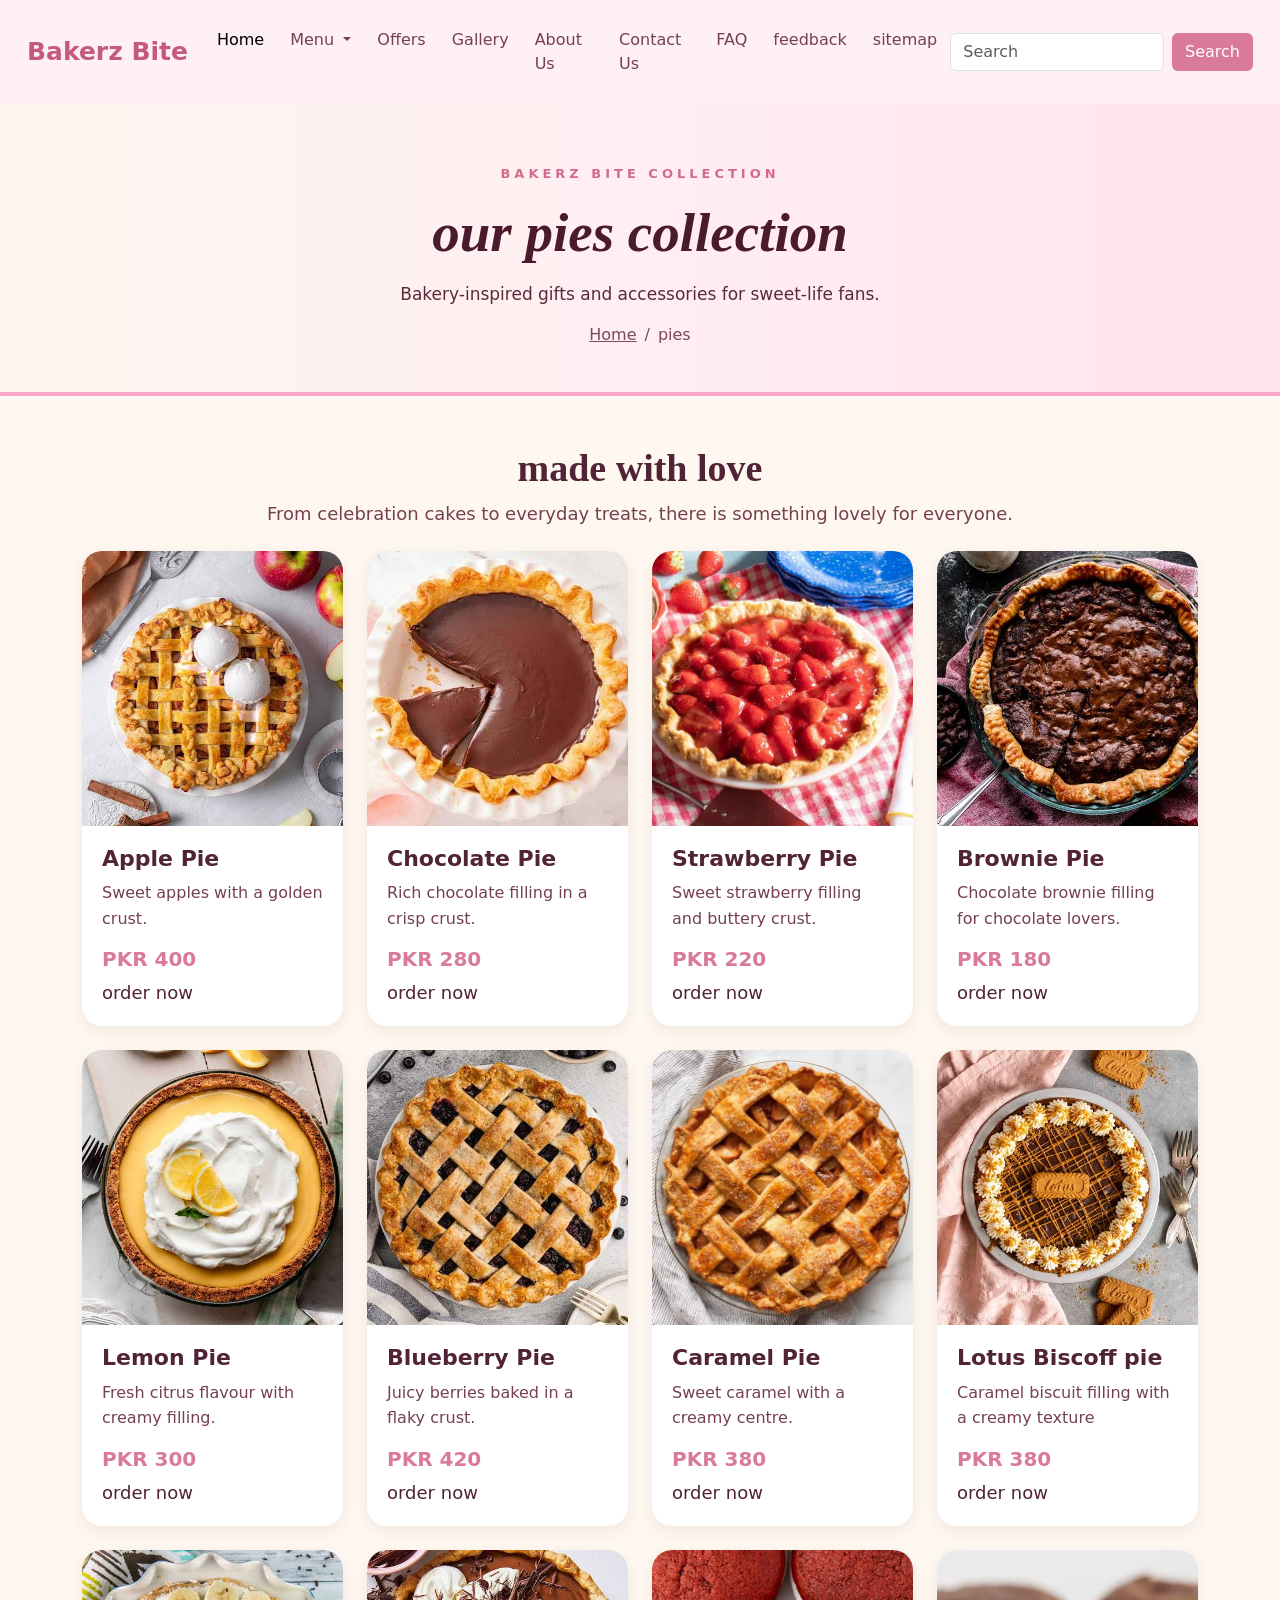
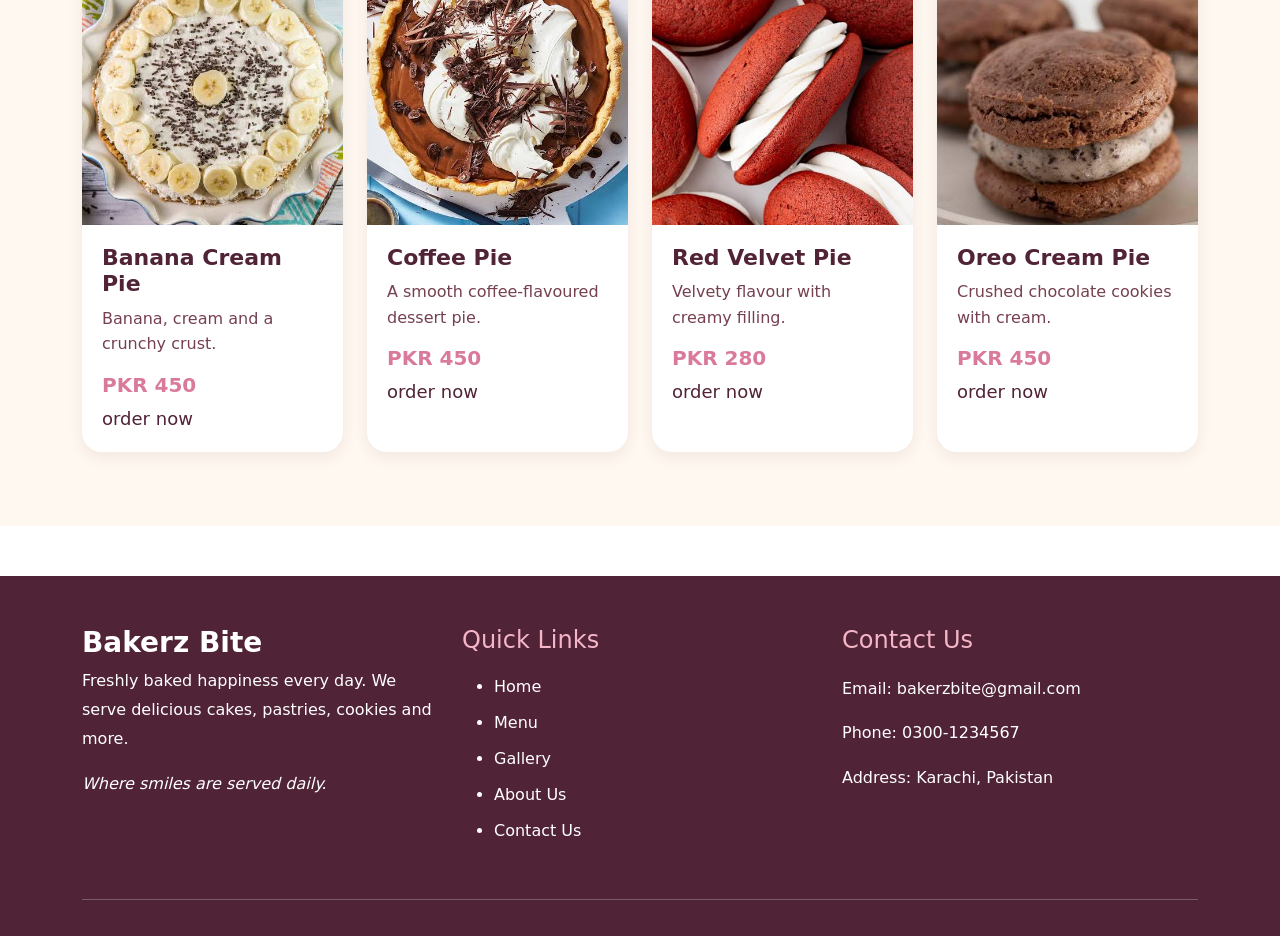
<file: pies.html>
<!DOCTYPE html>
<html lang="en">
<head>
    <meta charset="UTF-8">
    <meta name="viewport" content="width=device-width, initial-scale=1.0">
    <title>Bakerz Bite</title>

    <!-- Bootstrap 5 -->
    <link href="https://cdn.jsdelivr.net/npm/bootstrap@5.3.3/dist/css/bootstrap.min.css" rel="stylesheet">

    <link rel="stylesheet" href="pies.css">
</head>
<body>
<!-- ---navbar start gng-- -->
<nav class="navbar navbar-expand-lg navbar-light">
  <div class="container-fluid">

    <a class="navbar-brand" href="#">Bakerz Bite</a>

    <button class="navbar-toggler" type="button"
    data-bs-toggle="collapse"
    data-bs-target="#navbarSupportedContent">
      <span class="navbar-toggler-icon"></span>
    </button>

    <div class="collapse navbar-collapse" id="navbarSupportedContent">

      <ul class="navbar-nav me-auto mb-2 mb-lg-0">

        <li class="nav-item">
          <a class="nav-link active" href="index.html">Home</a>
        </li>

        <li class="nav-item dropdown">
          <a class="nav-link dropdown-toggle" href="#"
          id="navbarDropdown" role="button"
          data-bs-toggle="dropdown">
            Menu
          </a>

          <ul class="dropdown-menu">
            <li><a class="dropdown-item" href="cakes.html">Cakes</a></li>
            <li><a class="dropdown-item" href="pasteries.html">Pastries</a></li>
            <li><a class="dropdown-item" href="pies.html">Pies</a></li>
            <li><a class="dropdown-item" href="cookies.html">Cookies</a></li>
            <li><a class="dropdown-item" href="marchandies.html">Merchandise</a></li>
          </ul>
        </li>

        <li class="nav-item">
          <a class="nav-link" href="offer.html">Offers</a>
        </li>

        <li class="nav-item">
          <a class="nav-link" href="gallery.html">Gallery</a>
        </li>

        <li class="nav-item">
          <a class="nav-link" href="about.html">About Us</a>
        </li>

        <li class="nav-item">
          <a class="nav-link" href="contact.html">Contact Us</a>
        </li>

        <li class="nav-item">
          <a class="nav-link" href="faq.html">FAQ</a>
        </li>
        
         <li class="nav-item">
          <a class="nav-link" href="feedback.html">feedback</a>
        </li>

         <li class="nav-item">
          <a class="nav-link" href="sitemap.html">sitemap</a>
        </li>
      </ul>

      <form class="d-flex">
        <input class="form-control me-2" type="search" placeholder="Search">
        <button class="btn search-btn" type="submit">Search</button>
      </form>

    </div>
  </div>
</nav>
<!-- --navbar end--- -->


<!-- welcome shuru-- -->
 <!-- Cakes Header Section-- -->
   <section class="cakes-header text-center">
    <div class="container">

      <p class="small-title">BAKERZ BITE COLLECTION</p>

      <h1 class="main-title"> our pies collection</h1>

      <p class="sub-text mt-3">Bakery-inspired gifts and accessories for sweet-life fans.</p> 

      <!-- Breadcrumb  -->

       <nav aria-label="breadcrumb" class="d-flex justify-content-center mt-3">
        <ol class="breadcrumb mb-0">
          <li class="breadcrumb-item"><a href="index.html">Home</a></li>
          <li class="breadcrumb-item active" aria-current="page">pies</li>
        </ol>
      </nav>

  
    </div>
  </section> 

<!-- welcome end -->




<!-- --card start--- -->

  <section class="cakes" id="cakes">

    <div class="container">

        <div class="text-center mb-4">
            <h2>made with love</h2>
            <p>From celebration cakes to everyday treats, there is something lovely for everyone.</p>
        </div>

        <div class="row">


           <!-- card1 -->
            <div class="col-lg-3 col-md-6 mb-4">
                <div class="sweet-card">

                    <div class="pic">
                        <img src="pics/pi1.jpg" alt="chocolate">
                    </div>

                    <div class="card-body">
                        <h4>Apple Pie</h4>
                        <p>Sweet apples with a golden crust.</p>
                        <h5>PKR 400</h5>
                        <a href="contact.html">order now</a>
                    </div>

                </div>
            </div>

             <!-- card2 -->
            <div class="col-lg-3 col-md-6 mb-4">
                <div class="sweet-card">

                    <div class="pic">
                        <img src="pics/pi2.jpg" alt="">
                    </div>

                    <div class="card-body">
                        <h4>Chocolate Pie</h4>
                        <p>Rich chocolate filling in a crisp crust.</p>
                        <h5>PKR 280 </h5>
                        <a href="contact.html">order now</a>
                    </div>

                </div>
            </div>

             <!-- card3 -->
            <div class="col-lg-3 col-md-6 mb-4">
                <div class="sweet-card">

                    <div class="pic">
                        <img src="pics/pi3.jpg" alt="vanilla ">
                    </div>

                    <div class="card-body">
                        <h4>Strawberry Pie</h4>
                        <p>Sweet strawberry filling and buttery crust.</p>
                        
                        <h5>PKR 220 </h5>
                        <a href="contact.html">order now</a>
                    </div>

                </div>
            </div>

             <!-- card4 -->
            <div class="col-lg-3 col-md-6 mb-4">
                <div class="sweet-card">

                    <div class="pic">
                        <img src="pics/pi4.jpg" alt="">
                    </div>

                    <div class="card-body">
                        <h4>Brownie Pie</h4>
                        <p>Chocolate brownie filling for chocolate lovers.</p>
                        <h5>PKR 180</h5>
                        <a href="contact.html">order now</a>
                    </div>

                </div>
            </div>

             <!-- card5 -->
            <div class="col-lg-3 col-md-6 mb-4">
                <div class="sweet-card">

                    <div class="pic">
                        <img src="pics/pi5.jpg" alt="">
                    </div>

                    <div class="card-body">
                        <h4>Lemon Pie</h4>
                        <p> Fresh citrus flavour with creamy filling.</p>
                        <h5>PKR 300 </h5>
                        <a href="contact.html">order now</a>
                    </div>

                </div>
            </div>

             <!-- card6 -->
            <div class="col-lg-3 col-md-6 mb-4">
                <div class="sweet-card">

                    <div class="pic">
                        <img src="pics/pi6.jpg" alt="">
                    </div>

                    <div class="card-body">
                        <h4>Blueberry Pie</h4>
                        <p>Juicy berries baked in a flaky crust. </p>
                        <h5>PKR 420</h5>
                        <a href="contact.html">order now</a>
                    </div>

                </div>
            </div>


             <!-- card7 -->
            <div class="col-lg-3 col-md-6 mb-4">
                <div class="sweet-card">

                    <div class="pic">
                        <img src="pics/pi7.jpg" alt="">
                    </div>

                    <div class="card-body">
                        <h4>Caramel Pie</h4>
                        <p>Sweet caramel with a creamy centre.</p>
                        <h5>PKR 380</h5>
                        <a href="contact.html">order now</a>
                    </div>
                         
                </div>
            </div>

             <!-- card8-->
            <div class="col-lg-3 col-md-6 mb-4">
                <div class="sweet-card">

                    <div class="pic">
                        <img src="pics/pi8.jpg" alt="">
                    </div>

                    <div class="card-body">
                       
                        <h4>Lotus Biscoff pie</h4>
                        <p>Caramel biscuit filling with a creamy texture</p>
                        <h5>PKR 380</h5>
                        <a href="contact.html">order now</a>
                    </div>

                </div>
            </div>

             <!-- card9 -->
            <div class="col-lg-3 col-md-6 mb-4">
                <div class="sweet-card">

                    <div class="pic">
                        <img src="pics/pi9.jpg" alt="">
                    </div>

                    <div class="card-body">
                        <h4>Banana Cream Pie</h4>
                        <p>Banana, cream and a crunchy crust.</p>
                        <h5>PKR 450</h5>
                        <a href="contact.html">order now</a>
                    </div>

                </div>
            </div>

             <!-- card10 -->
            <div class="col-lg-3 col-md-6 mb-4">
                <div class="sweet-card">

                    <div class="pic">
                        <img src="pics/pi10.jpg" alt="">
                    </div>

                    <div class="card-body">
                        <h4>Coffee Pie</h4>
                        <p> A smooth coffee-flavoured dessert pie.</p>
                        <h5>PKR 450</h5>
                        <a href="contact.html">order now</a>
                    </div>

                </div>
            </div>

             <!-- card11 -->
            <div class="col-lg-3 col-md-6 mb-4">
                <div class="sweet-card">

                    <div class="pic">
                        <img src="pics/pi11.jpg" alt="">
                    </div>

                    <div class="card-body">
                        <h4>Red Velvet Pie</h4>
                        <p>Velvety flavour with creamy filling.</p>
                        <h5>PKR 280 </h5>
                        <a href="contact.html">order now</a>
                    </div>

                </div>
            </div>

            
               <!-- card12   -->
            <div class="col-lg-3 col-md-6 mb-4">
                <div class="sweet-card">

                    <div class="pic">
                        <img src="pics/pi12.jpg" alt="">
                    </div>

                    <div class="card-body">
                        <h4>Oreo Cream Pie</h4>
                        <p>Crushed chocolate cookies with cream.</p>
                        <h5>PKR 450 </h5>
                        <a href="contact.html">order now</a>
                    </div>

                </div>
            </div>
        </div>
    </div>
  </section>
    <!-- card end ya---- -->



<!-- ---footer shuru -->





 <!-- ---footer khtm -->

<!-- ---footer shuru -->

<footer class="footer">
    <div class="container">
        <div class="row">

            <!-- About -->
            <div class="col-lg-4 col-md-6 mb-4">
                <h3>Bakerz Bite</h3>
                <p>
                    Freshly baked happiness every day.
                    We serve delicious cakes, pastries,
                    cookies and more.
                </p>
                <p><i>Where smiles are served daily.</i></p>
            </div>

            <!-- Quick Links -->
            <div class="col-lg-4 col-md-6 mb-4">
                <h4>Quick Links</h4>
                <ul class="footer-links">
                    <li><a href="home">Home</a></li>
                    <li><a href="cakes.html">Menu</a></li>
                    <li><a href="gallery.html">Gallery</a></li>
                    <li><a href="about.html">About Us</a></li>
                    <li><a href="contact.html">Contact Us</a></li>
                </ul>
            </div>

            <!-- Contact -->
            <div class="col-lg-4 col-md-12 mb-4">
                <h4>Contact Us</h4>
                <p>Email: bakerzbite@gmail.com</p>
                <p>Phone: 0300-1234567</p>
                <p>Address: Karachi, Pakistan</p>
            </div>

        </div>

        <hr>
    </div>

</footer>





 <!-- ---footer khtm -->













         





 <!-- ---footer khtm -->






















<script src="https://cdn.jsdelivr.net/npm/bootstrap@5.0.2/dist/js/bootstrap.bundle.min.js" integrity="sha384-MrcW6ZMFYlzcLA8Nl+NtUVF0sA7MsXsP1UyJoMp4YLEuNSfAP+JcXn/tWtIaxVXM" crossorigin="anonymous"></script>
</body>
</html>
</file>
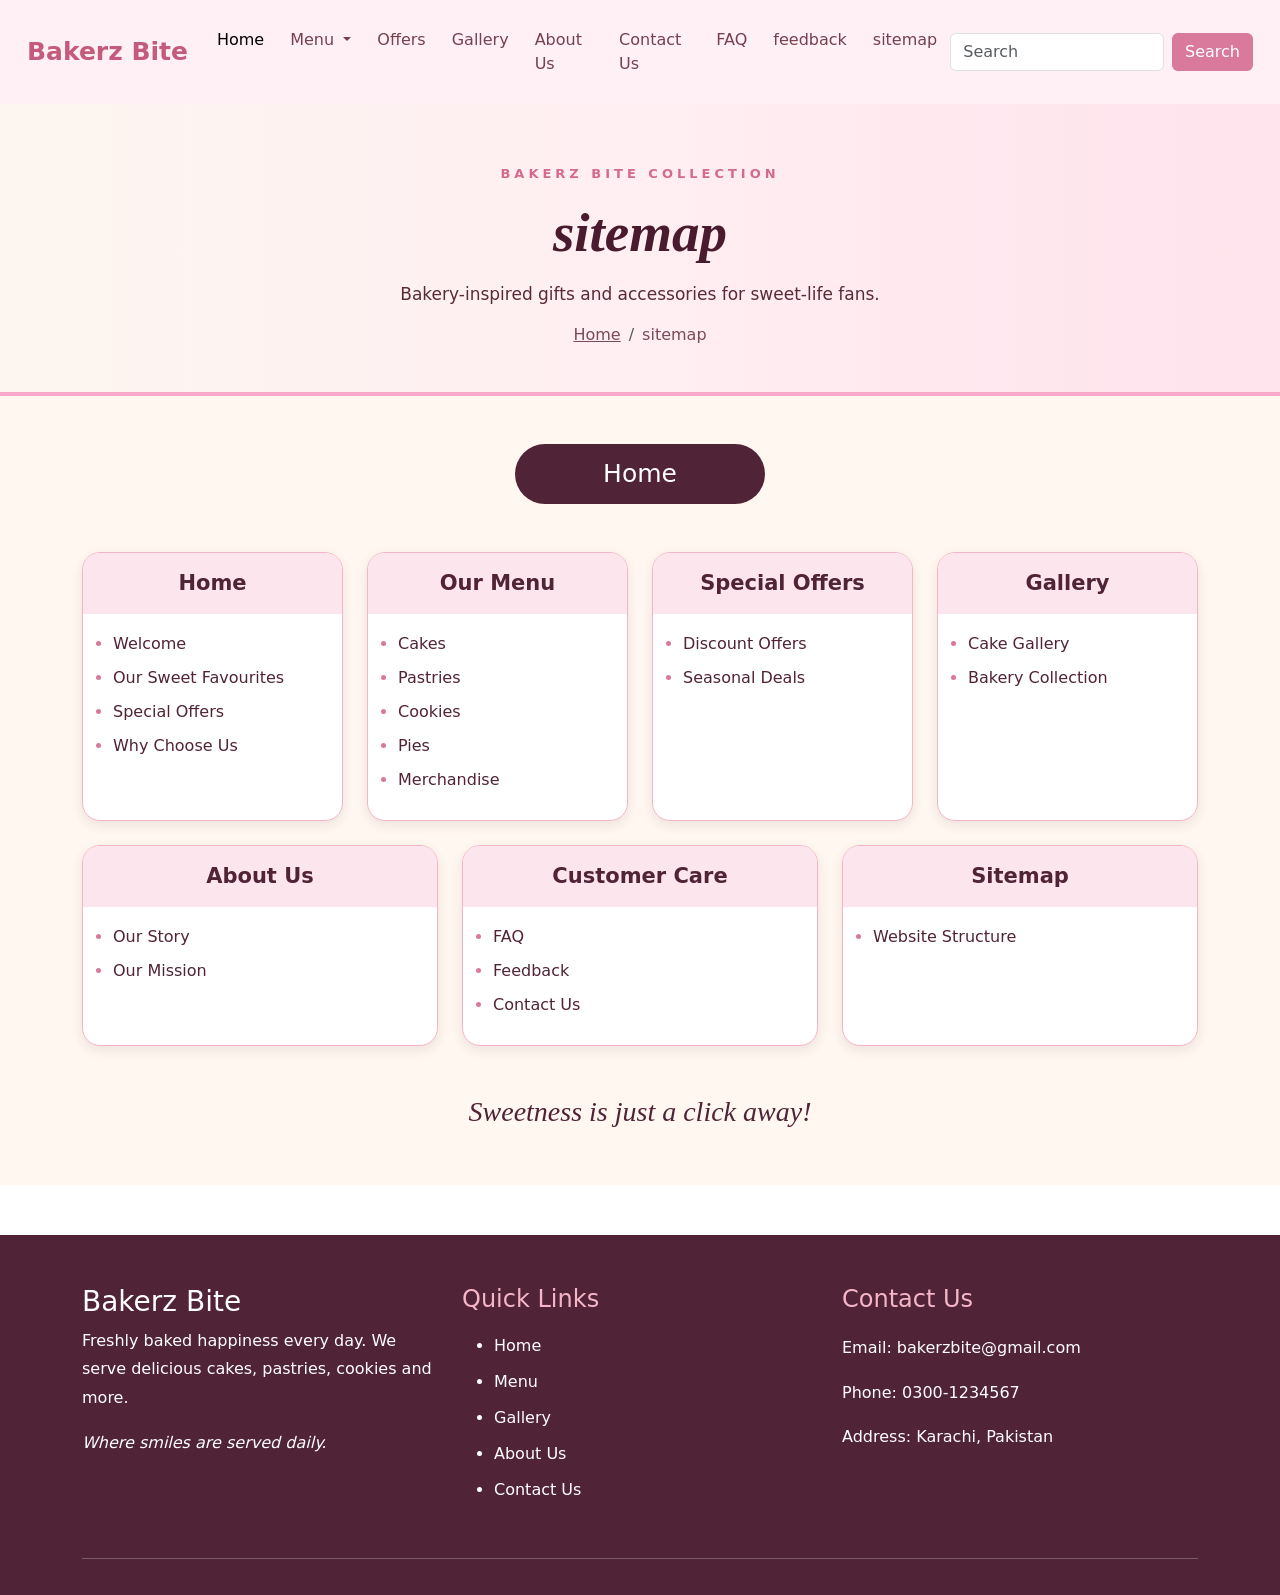
<file: sitemap.html>
<!DOCTYPE html>
<html lang="en">
<head>
    <meta charset="UTF-8">
    <meta name="viewport" content="width=device-width, initial-scale=1.0">
    <title>Bakerz Bite</title>

    <!-- Bootstrap 5 -->
    <link href="https://cdn.jsdelivr.net/npm/bootstrap@5.3.3/dist/css/bootstrap.min.css" rel="stylesheet">

    <link rel="stylesheet" href="sitemap.css">
</head>
<body>
<!-- ---navbar start gng-- -->
<nav class="navbar navbar-expand-lg navbar-light">
  <div class="container-fluid">

    <a class="navbar-brand" href="#">Bakerz Bite</a>

    <button class="navbar-toggler" type="button"
    data-bs-toggle="collapse"
    data-bs-target="#navbarSupportedContent">
      <span class="navbar-toggler-icon"></span>
    </button>

    <div class="collapse navbar-collapse" id="navbarSupportedContent">

      <ul class="navbar-nav me-auto mb-2 mb-lg-0">

        <li class="nav-item">
          <a class="nav-link active" href="index.html">Home</a>
        </li>

        <li class="nav-item dropdown">
          <a class="nav-link dropdown-toggle" href="#"
          id="navbarDropdown" role="button"
          data-bs-toggle="dropdown">
            Menu
          </a>

          <ul class="dropdown-menu">
            <li><a class="dropdown-item" href="cakes.html">Cakes</a></li>
            <li><a class="dropdown-item" href="pasteries.html">Pastries</a></li>
            <li><a class="dropdown-item" href="pies.html">Pies</a></li>
            <li><a class="dropdown-item" href="cookies.html">Cookies</a></li>
            <li><a class="dropdown-item" href="marchandies.html">Merchandise</a></li>
          </ul>
        </li>

        <li class="nav-item">
          <a class="nav-link" href="offer.html">Offers</a>
        </li>

        <li class="nav-item">
          <a class="nav-link" href="gallery.html">Gallery</a>
        </li>

        <li class="nav-item">
          <a class="nav-link" href="about.html">About Us</a>
        </li>

        <li class="nav-item">
          <a class="nav-link" href="contact.html">Contact Us</a>
        </li>

        <li class="nav-item">
          <a class="nav-link" href="faq.html">FAQ</a>
        </li>
        
         <li class="nav-item">
          <a class="nav-link" href="feedback.html">feedback</a>
        </li>

         <li class="nav-item">
          <a class="nav-link" href="sitemap.html">sitemap</a>
        </li>
      </ul>

      <form class="d-flex">
        <input class="form-control me-2" type="search" placeholder="Search">
        <button class="btn search-btn" type="submit">Search</button>
      </form>

    </div>
  </div>
</nav>
<!-- --navbar end--- -->


<!-- Banner end -->

<!-- welcome shuru-- -->
 <!-- Cakes Header Section-- -->
   <section class="cakes-header text-center">
    <div class="container">

      <p class="small-title">BAKERZ BITE COLLECTION</p>

      <h1 class="main-title">sitemap</h1>

      <p class="sub-text mt-3">Bakery-inspired gifts and accessories for sweet-life fans.</p> 

      <!-- Breadcrumb  -->

       <nav aria-label="breadcrumb" class="d-flex justify-content-center mt-3">
        <ol class="breadcrumb mb-0">
          <li class="breadcrumb-item"><a href="index.html">Home</a></li>
          <li class="breadcrumb-item active" aria-current="page">sitemap</li>
        </ol>
      </nav>

  
    </div>
  </section> 

<!-- welcome end -->

<!-- welcome end -->



<!-- Sitemap start -->

<section class="sitemap py-5">

    <div class="container">

        <div class="home-box">
            <h2> Home</h2>
        </div>

        <div class="row mt-5">

            <!-- Home -->

            <div class="col-lg-3 col-md-6 col-12 mb-4">
                <div class="site-card">
                    <h3> Home</h3>
                    <ul>
                        <li><a href="index.html">Welcome</a></li>
                        <li><a href="index.html">Our Sweet Favourites</a></li>
                        <li><a href="offer.html">Special Offers</a></li>
                        <li><a href="index.html">Why Choose Us</a></li>
                    </ul>
                </div>
            </div>


            <!-- Menu -->

            <div class="col-lg-3 col-md-6 col-12 mb-4">
                <div class="site-card">
                    <h3> Our Menu</h3>
                    <ul>
                        <li><a href="cakes.html">Cakes</a></li>
                        <li><a href="pastries.html">Pastries</a></li>
                        <li><a href="cookies.html">Cookies</a></li>
                        <li><a href="pies.html">Pies</a></li>
                        <li><a href="merchandise.html">Merchandise</a></li>
                    </ul>
                </div>
            </div>


            <!-- Offers -->

            <div class="col-lg-3 col-md-6 col-12 mb-4">
                <div class="site-card">
                    <h3> Special Offers</h3>
                    <ul>
                        <li><a href="offer.html">Discount Offers</a></li>
                        <li><a href="offer.html">Seasonal Deals</a></li>
                    </ul>
                </div>
            </div>


            <!-- Gallery -->

            <div class="col-lg-3 col-md-6 col-12 mb-4">
                <div class="site-card">
                    <h3> Gallery</h3>
                    <ul>
                        <li><a href="gallery.html">Cake Gallery</a></li>
                        <li><a href="gallery.html">Bakery Collection</a></li>
                    </ul>
                </div>
            </div>


            <!-- About -->

            <div class="col-lg-4 col-md-6 col-12 mb-4">
                <div class="site-card">
                    <h3> About Us</h3>
                    <ul>
                        <li><a href="about.html">Our Story</a></li>
                        <li><a href="about.html">Our Mission</a></li>
                    </ul>
                </div>
            </div>


            <!-- Customer Care -->

            <div class="col-lg-4 col-md-6 col-12 mb-4">
                <div class="site-card">
                    <h3> Customer Care</h3>
                    <ul>
                        <li><a href="faq.html">FAQ</a></li>
                        <li><a href="feedback.html">Feedback</a></li>
                        <li><a href="contact.html">Contact Us</a></li>
                    </ul>
                </div>
            </div>


            <!-- Sitemap -->

            <div class="col-lg-4 col-md-6 col-12 mb-4">
                <div class="site-card">
                    <h3> Sitemap</h3>
                    <ul>
                        <li><a href="sitemap.html">Website Structure</a></li>
                    </ul>
                </div>
            </div>

        </div>

        <h3 class="last-line text-center">
            Sweetness is just a click away! 
        </h3>

    </div>

</section>

<!-- Sitemap end -->

<!-- ---footer shuru -->

<footer class="footer">
    <div class="container">
        <div class="row">

            <!-- About -->
            <div class="col-lg-4 col-md-6 mb-4">
                <h3>Bakerz Bite</h3>
                <p>
                    Freshly baked happiness every day.
                    We serve delicious cakes, pastries,
                    cookies and more.
                </p>
                <p><i>Where smiles are served daily.</i></p>
            </div>

            <!-- Quick Links -->
            <div class="col-lg-4 col-md-6 mb-4">
                <h4>Quick Links</h4>
                <ul class="footer-links">
                    <li><a href="home.html">Home</a></li>
                    <li><a href="cakes.html">Menu</a></li>
                    <li><a href="gallery.html">Gallery</a></li>
                    <li><a href="about.html">About Us</a></li>
                    <li><a href="contact.html">Contact Us</a></li>
                </ul>
            </div>

            <!-- Contact -->
            <div class="col-lg-4 col-md-12 mb-4">
                <h4>Contact Us</h4>
                <p>Email: bakerzbite@gmail.com</p>
                <p>Phone: 0300-1234567</p>
                <p>Address: Karachi, Pakistan</p>
            </div>

        </div>

        <hr>

        

    </div>
</footer>




 <!-- ---footer khtm -->
</file>
<file: home.css>
.navbar {
    background-color: #fff0f5;
    padding: 15px;
    position: relative;
}

.navbar-brand {
    color: #c45b7c;
    font-size: 25px;
    font-weight: bold;
}

.navbar-nav {
    margin: auto;
}

.nav-link {
    color: #75404f;
    margin: 5px;
    transition: 0.3s;
}

.nav-link:hover {
    background-color: #d9799b;
    color: white;
    border-radius: 20px;
}

.dropdown-menu {
    background-color: #fff0f5;
}

.dropdown-item:hover {
    background-color: #d9799b;
    color: white;
}

.search-btn {
    background-color: #d9799b;
    color: white;
}

.search-btn:hover {
    background-color: #b9587a;
    color: white;
}

/* ---navbar end--- */


/* ---welcome pge srart--- */
.welcome {
    background: linear-gradient(to right, #fff7f0, #fce5ec);
    text-align: center;
    padding: 60px 20px;
    border-bottom: 6px solid #f4b6c7;
}

.welcome {
    background-image: url("pics/Soft\ Pink\ Bakery\ Pattern\ Background.png");
    background-size: cover;
    background-position: center;
    background-repeat: no-repeat;
    padding: 60px 20px;
}

.small-text {
    color: #d9799b;
    letter-spacing: 4px;
    font-weight: bold;
}

.welcome h1 {
    color: #512337;
    font-family: Georgia, serif;
    font-size: clamp(30px, 5vw, 65px);
    font-weight: bold;
    font-style: italic;
    margin: 25px 0;
}

 .welcome-text {
    color: #512337;
    font-size:  clamp(14px, 2vw, 20px);
    line-height: 1.6;
    max-width: 950px;
    margin: 20px auto 25px;
}

.btn1 {
    background-color: #512337;
    color: white;
    padding: 15px 25px;
    border-radius: 30px;
    text-decoration: none;
    display: inline-block;
    margin: 5px;
}

.btn2 {
    background-color: #f4b6c7;
    color: #512337;
    padding: 15px 25px;
    border-radius: 30px;
    text-decoration: none;
    display: inline-block;
    margin: 5px;
}

.btn1:hover {
    background-color: #d9799b;
    color: white;
}

.btn2:hover {
    background-color: #512337;
    color: white;
} 


/* welcome pge end--- */
 



/* Sweet Favourites */

.favourites {
    background-color: #fff8f0;
    padding: 50px 20px;
}

.favourites h2 {
    color: #512337;
    font-family: Georgia, serif;
    font-size: 38px;
    font-weight: bold;
}

.favourites p {
    color: #75404f;
    font-size: 18px;
}

/* Card */

.sweet-card {
    background-color: white;
    border-radius: 20px;
    overflow: hidden;
    box-shadow: 0 5px 15px rgba(81, 35, 55, 0.08);
    transition: 0.4s;
    height: 100%;
}

.sweet-card:hover {
    transform: translateY(-10px);
    box-shadow: 0 15px 30px rgba(81, 35, 55, 0.2);
}

/* Image */

.pic {
    overflow: hidden;
}

.pic img {
    width: 100%;
    height: 275px;
    object-fit: cover;
    transition: 0.5s;
}

.sweet-card:hover img {
    transform: scale(1.1);
}

/* Card Content */

.card-body {
    padding: 20px;
}

.card-body h4 {
    color: #512337;
    font-size: 22px;
    font-weight: bold;
}

.card-body p {
    color: #75404f;
    font-size: 16px;
    line-height: 1.6;
}

.card-body h5 {
    color: #d9799b;
    font-weight: bold;
}

.card-body a {
    color: #512337;
    text-decoration: none;
    font-size: 18px;
}

.card-body a:hover {
    color: #d9799b;
}

/* ---CARDS */

/* offer section start */


.offer {
    background: linear-gradient(to right, #fff7f0, #fce5ec);
    border-bottom: 5px solid #f4b6c7;
}

.offer-small {
    color: #d9799b;
    background-color: #f4b6c7;
    display: inline-block;
    padding: 10px 25px;
    border-radius: 30px;
}

.offer h1 {
    color: #512337;
    font-family: Georgia, serif;
    font-size: 45px;
    font-style: italic;
    font-weight: bold;
    margin: 20px 0;
}

.discount {
    background-color: #fce5ec;
    border: 2px dashed #d9799b;
    border-radius: 20px;
    padding: 15px;
    margin: 20px 0;
}

.discount h2 {
    color: #512337;
    font-weight: bold;
}

.discount p {
    color: #512337;
    font-size: 20px;
    margin: 0;
}

.shop-btn {
    background-color: #512337;
    color: white;
    padding: 15px 35px;
    border-radius: 30px;
    text-decoration: none;
    display: inline-block;
    margin-top: 10px;
}

.shop-btn:hover {
    background-color: #d9799b;
    color: white;
}

.offer-img {
    width: 100%;
    max-width: 500px;
    border-radius: 20px;
    transition: 0.3s;
}

.offer-img:hover {
    transform: scale(1.03);
}



.offer {
    background-image: url("pics/backgroud1.png");
    background-size: cover;
    background-position: center;
    background-repeat: no-repeat;
    padding: 80px 20px;
    border-bottom: 5px solid #f4b6c7;
}
/* offer section end */

/* ---FEAUTURE */
.container .row > .col-md-4 {
    transition: transform 0.35s ease, box-shadow 0.50s ease;
    cursor: pointer;
    border-radius: 10px;
   
}

.container .row > .col-md-4:hover {
    transform: translateY(-10px);
    box-shadow: 0 15px 30px grey;
    z-index: 2;
    border-top:10px solid black;
    border-bottom:10px solid black;

    
}
.feature-box  {
    transition: transform 0.35s ease, box-shadow 0.50s ease;
    cursor: pointer;
    border-radius: 10px;
    /* background-color: #df5c87; */
    padding: 20px;
   
}

.feature-box:hover {
    transform: translateY(-10px);
    box-shadow: 0 15px 30px grey;
    z-index: 2;
   background-color: #f4b6c2;

    
}
/* ---FRAUTYRE */



/* View Details Button */

.detail-btn {
    background-color: #512337;
    color: white;
    padding: 8px 15px;
    font-size: 13px;
}

.detail-btn:hover {
    background-color: #75404f;
    color: white;
}

/* Modal Styling */

.modal-content {
    border-radius: 15px;
    overflow: hidden;
}

.modal-content img {
    min-height: 280px;
    object-fit: cover;
}

.modal-content h4 {
    color: #512337;
    margin-top: 20px;
}

.modal-content p {
    color: gray;
    font-size: 14px;
    line-height: 1.6;
}

.modal-content h5 {
    color: #512337;
    margin: 20px 0;
}

.order-btn {
    background-color: #512337;
    color: white;
}

.order-btn:hover {
    background-color: #75404f;
    color: white;
}





/* why choose us start */

.choose {
    background-color:beige ;
}

.choose-img {
    width: 100%;
    height: 500px;
    object-fit: cover;
    border-radius: 25px;
    box-shadow: 0 5px 20px rgba(81, 35, 55, 0.15);
}

.choose-small {
    color: #d9799b;
    letter-spacing: 3px;
    font-weight: bold;
}

.choose h2 {
    color: #512337;
    font-family: Georgia, serif;
    font-size: 45px;
    font-weight: bold;
}

.choose-text {
    color: #75404f;
    font-size: 18px;
}

.choose-box {
    background-color: white;
    padding: 25px 15px;
    border-radius: 20px;
    text-align: center;
    height: 100%;
    transition: 0.3s;
}

.choose-box h4 {
    color: #512337;
    font-size: 20px;
    font-weight: bold;
}

.choose-box p {
    color: #75404f;
    margin-bottom: 0;
}

.choose-box:hover {
    background-color: #f4b6c7;
    transform: translateY(-5px);
}

.choose-img {
    width: 100%;
    height: 500px;
    object-fit: cover;
    border-radius: 25px;
    transition: 0.4s;
}

/* image hover */

.choose-img:hover {
    transform: scale(1.04);
    box-shadow: 0 8px 25px rgba(81, 35, 55, 0.25);
}
.choose {
    background-image: url("pics/bakc1.png");
    background-size: cover;
    background-position: center;
    background-repeat: no-repeat;
}

/* why choose us end */




/* ---footer shuru--- */


.footer {
    background-color: #512337;
    color: white;
    padding: 50px 0 20px;
    margin-top: 50px;
}

/* Headings */

.footer h2 {
    color: #f4b6c7;
    font-family: Georgia, serif;
    font-style: italic;
    font-weight: bold;
}

.footer h4 {
    color: #f4b6c7;
    margin-bottom: 20px;
}

/* Paragraph */

.footer p {
    line-height: 1.8;
}

/* Links */

.footer a {
    color: white;
    text-decoration: none;
    display: block;
    margin-bottom: 12px;
}

.footer a:hover {
    color: #f4b6c7;
}

/* Social Icons */

.social a {
    background-color: #f4b6c7;
    color: #512337;
    width: 40px;
    height: 40px;
    border-radius: 50%;
    text-align: center;
    line-height: 40px;
    display: inline-block;
    margin-right: 10px;
}

/* Contact Button */

.message-btn {
    background-color: #f4b6c7;
    color: #512337 !important;
    padding: 12px 20px;
    border-radius: 30px;
}

/* Date and Location */

.footer-info {
    background-color: #fce8ed;
    color: #512337;
    padding: 25px;
    border-radius: 20px;
    margin-top: 30px;
}

/* Pink Banner */

.pink-banner {
    background-color: #f4b6c7;
    color: #512337;
    padding: 15px;
    text-align: right;
    border-radius: 30px;
    margin-top: 20px;
    font-weight: bold;
}
</file>
<file: about.css>
.navbar {
    background-color: #fff0f5;
    padding: 15px;
    position: relative;
}

.navbar-brand {
    color: #c45b7c;
    font-size: 25px;
    font-weight: bold;
}

.navbar-nav {
    margin: auto;
}

.nav-link {
    color: #75404f;
    margin: 5px;
    transition: 0.3s;
}

.nav-link:hover {
    background-color: #d9799b;
    color: white;
    border-radius: 20px;
}

.dropdown-menu {
    background-color: #fff0f5;
}

.dropdown-item:hover {
    background-color: #d9799b;
    color: white;
}

.search-btn {
    background-color: #d9799b;
    color: white;
}

.search-btn:hover {
    background-color: #b9587a;
    color: white;
}

/* ---navbar end--- */

/* ---welcome shuru-- */

.cakes-header {
  background: linear-gradient(to right, #fdf6f0, #ffeef2, #ffe3ec);
  border-bottom: 4px solid #f9a8c9;
  padding: 60px 0 45px 0;
}

.small-title {
  color: #d46a8e;
  letter-spacing: 4px;
  font-size: 13px;
  font-weight: 700;
  text-transform: uppercase;
}

.main-title {
  color: #4a1a2e;
  font-family: Georgia, serif;
  font-weight: 800;
  font-style: italic;
  font-size: 55px;
}

.sub-text {
  color: #5a2a3a;
  font-size: 17px;
}

.breadcrumb a {
  color: #7a4a5a;
  text-decoration: underline;
}

.breadcrumb .active {
  color: #7a4a5a;
}

/* wecome  end*/

/* About Image */

.about-img {
    width: 100%;
    height: 400px;
    object-fit: cover;
    transition: 0.4s;
}

.about-img:hover {
    transform: scale(1.03);
}

/* Button */

.about-btn {
    background-color: #512337;
    color: white;
}

.about-btn:hover {
    background-color: #d9799b;
    color: #512337;
}



/* ---misson visson shuru hogy hai  */


.mission {
    background-color: #fff8f0;
    color: #512337;
}

.pink-text {
    color: #d9799b;
    letter-spacing: 3px;
    font-weight: bold;
}

.mission-card {
    background-color: #fff0f5;
    border-radius: 25px;
    box-shadow: 0 5px 20px #51233715;
    transition: 0.3s;
}

.mission-card:hover {
    transform: translateY(-8px);
    box-shadow: 0 10px 25px #51233730;
}

.mission-pic img {
    width: 100%;
    height: 250px;
    object-fit: cover;
    border-radius: 20px;
}

.mission-card h3 {
    color: #c45b7c;
    font-family: Georgia, serif;
}

.mission-card p {
    line-height: 1.8;
    color: #75404f;
}
/* ---vison or misson-- */





/* box */

.box {
    background-color: #fce5ec;
}

.box-card {
    background-color: white;
    color: #512337;
    border: none;
    border-radius: 20px;
    transition: 0.3s;
}

.box-card h1 {
    color: #d9799b;
}

.box-card:hover {
    transform: translateY(-8px);
    box-shadow: 0 10px 25px #51233730;
}



 



/* ---footer shuru--- */


.footer {
    background-color: #512337;
    color: white;
    padding: 50px 0 20px;
    margin-top: 50px;
}

/* Headings */

.footer h2 {
    color: #f4b6c7;
    font-family: Georgia, serif;
    font-style: italic;
    font-weight: bold;
}

.footer h4 {
    color: #f4b6c7;
    margin-bottom: 20px;
}

/* Paragraph */

.footer p {
    line-height: 1.8;
}

/* Links */

.footer a {
    color: white;
    text-decoration: none;
    display: block;
    margin-bottom: 12px;
}

.footer a:hover {
    color: #f4b6c7;
}

/* Social Icons */

.social a {
    background-color: #f4b6c7;
    color: #512337;
    width: 40px;
    height: 40px;
    border-radius: 50%;
    text-align: center;
    line-height: 40px;
    display: inline-block;
    margin-right: 10px;
}

/* Contact Button */

.message-btn {
    background-color: #f4b6c7;
    color: #512337 !important;
    padding: 12px 20px;
    border-radius: 30px;
}

/* Date and Location */

.footer-info {
    background-color: #fce8ed;
    color: #512337;
    padding: 25px;
    border-radius: 20px;
    margin-top: 30px;
}

/* Pink Banner */

.pink-banner {
    background-color: #f4b6c7;
    color: #512337;
    padding: 15px;
    text-align: right;
    border-radius: 30px;
    margin-top: 20px;
    font-weight: bold;
}
</file>
<file: cakes.css>
.navbar {
    background-color: #fff0f5;
    padding: 15px;
    position: relative;
}

.navbar-brand {
    color: #c45b7c;
    font-size: 25px;
    font-weight: bold;
}

.navbar-nav {
    margin: auto;
}

.nav-link {
    color: #75404f;
    margin: 5px;
    transition: 0.3s;
}

.nav-link:hover {
    background-color: #d9799b;
    color: white;
    border-radius: 20px;
}

.dropdown-menu {
    background-color: #fff0f5;
}

.dropdown-item:hover {
    background-color: #d9799b;
    color: white;
}

.search-btn {
    background-color: #d9799b;
    color: white;
}

.search-btn:hover {
    background-color: #b9587a;
    color: white;
}

/* ---navbar end--- */


/* ---welcome shuru-- */

.cakes-header {
  background: linear-gradient(to right, #fdf6f0, #ffeef2, #ffe3ec);
  border-bottom: 4px solid #f9a8c9;
  padding: 60px 0 45px 0;
}

.small-title {
  color: #d46a8e;
  letter-spacing: 4px;
  font-size: 13px;
  font-weight: 700;
  text-transform: uppercase;
}

.main-title {
  color: #4a1a2e;
  font-family: Georgia, serif;
  font-weight: 800;
  font-style: italic;
  font-size: 55px;
}

.sub-text {
  color: #5a2a3a;
  font-size: 17px;
}

.breadcrumb a {
  color: #7a4a5a;
  text-decoration: underline;
}

.breadcrumb .active {
  color: #7a4a5a;
}

/* wecome  end*/







 /* ---card start---- */
.cakes {
    background-color: #fff8f0;
    padding: 50px 20px;
}

.cakes h2 {
    color: #512337;
    font-family: Georgia, serif;
    font-size: 38px;
    font-weight: bold;
}

.cakes p {
    color: #75404f;
    font-size: 18px;
}

/* Card */

.sweet-card {
    background-color: white;
    border-radius: 20px;
    overflow: hidden;
    box-shadow: 0 5px 15px rgba(81, 35, 55, 0.08);
    transition: 0.4s;
    height: 100%;
}

.sweet-card:hover {
    transform: translateY(-10px);
    box-shadow: 0 15px 30px rgba(81, 35, 55, 0.2);
}

/* Image */

.pic {
    overflow: hidden;
}

.pic img {
    width: 100%;
    height: 275px;
    object-fit: cover;
    transition: 0.5s;
}

.sweet-card:hover img {
    transform: scale(1.1);
}

/* Card Content */

.card-body {
    padding: 20px;
}

.card-body h4 {
    color: #512337;
    font-size: 22px;
    font-weight: bold;
}

.card-body p {
    color: #75404f;
    font-size: 16px;
    line-height: 1.6;
}

.card-body h5 {
    color: #d9799b;
    font-weight: bold;
}

.card-body a {
    color: #512337;
    text-decoration: none;
    font-size: 18px;
}

.card-body a:hover {
    color: #d9799b;
}

/* ---CARDS */








/* ---footer shuru--- */


.footer {
    background-color: #512337;
    color: white;
    padding: 50px 0 20px;
    margin-top: 50px;
}

/* Headings */

.footer h2 {
    color: #f4b6c7;
    font-family: Georgia, serif;
    font-style: italic;
    font-weight: bold;
}

.footer h4 {
    color: #f4b6c7;
    margin-bottom: 20px;
}

/* Paragraph */

.footer p {
    line-height: 1.8;
}

/* Links */

.footer a {
    color: white;
    text-decoration: none;
    display: block;
    margin-bottom: 12px;
}

.footer a:hover {
    color: #f4b6c7;
}

/* Social Icons */

.social a {
    background-color: #f4b6c7;
    color: #512337;
    width: 40px;
    height: 40px;
    border-radius: 50%;
    text-align: center;
    line-height: 40px;
    display: inline-block;
    margin-right: 10px;
}

/* Contact Button */

.message-btn {
    background-color: #f4b6c7;
    color: #512337 !important;
    padding: 12px 20px;
    border-radius: 30px;
}

/* Date and Location */

.footer-info {
    background-color: #fce8ed;
    color: #512337;
    padding: 25px;
    border-radius: 20px;
    margin-top: 30px;
}

/* Pink Banner */

.pink-banner {
    background-color: #f4b6c7;
    color: #512337;
    padding: 15px;
    text-align: right;
    border-radius: 30px;
    margin-top: 20px;
    font-weight: bold;
}
</file>
<file: cookies.css>
.navbar {
    background-color: #fff0f5;
    padding: 15px;
    position: relative;
}

.navbar-brand {
    color: #c45b7c;
    font-size: 25px;
    font-weight: bold;
}

.navbar-nav {
    margin: auto;
}

.nav-link {
    color: #75404f;
    margin: 5px;
    transition: 0.3s;
}

.nav-link:hover {
    background-color: #d9799b;
    color: white;
    border-radius: 20px;
}

.dropdown-menu {
    background-color: #fff0f5;
}

.dropdown-item:hover {
    background-color: #d9799b;
    color: white;
}

.search-btn {
    background-color: #d9799b;
    color: white;
}

.search-btn:hover {
    background-color: #b9587a;
    color: white;
}

/* ---navbar end--- */





/* ---welcome shuru-- */

.cakes-header {
  background: linear-gradient(to right, #fdf6f0, #ffeef2, #ffe3ec);
  border-bottom: 4px solid #f9a8c9;
  padding: 60px 0 45px 0;
}

.small-title {
  color: #d46a8e;
  letter-spacing: 4px;
  font-size: 13px;
  font-weight: 700;
  text-transform: uppercase;
}

.main-title {
  color: #4a1a2e;
  font-family: Georgia, serif;
  font-weight: 800;
  font-style: italic;
  font-size: 55px;
}

.sub-text {
  color: #5a2a3a;
  font-size: 17px;
}

.breadcrumb a {
  color: #7a4a5a;
  text-decoration: underline;
}

.breadcrumb .active {
  color: #7a4a5a;
}

/* wecome  end*/
 


 /* ---card start---- */
.cakes {
    background-color: #fff8f0;
    padding: 50px 20px;
}

.cakes h2 {
    color: #512337;
    font-family: Georgia, serif;
    font-size: 38px;
    font-weight: bold;
}

.cakes p {
    color: #75404f;
    font-size: 18px;
}



/* Card */

.sweet-card {
    background-color: white;
    border-radius: 20px;
    overflow: hidden;
    box-shadow: 0 5px 15px rgba(81, 35, 55, 0.08);
    transition: 0.4s;
    height: 100%;
}

.sweet-card:hover {
    transform: translateY(-10px);
    box-shadow: 0 15px 30px rgba(81, 35, 55, 0.2);
}

/* Image */

.pic {
    overflow: hidden;
}

.pic img {
    width: 100%;
    height: 275px;
    object-fit: cover;
    transition: 0.5s;
}

.sweet-card:hover img {
    transform: scale(1.1);
}

/* Card Content */

.card-body {
    padding: 20px;
}

.card-body h4 {
    color: #512337;
    font-size: 22px;
    font-weight: bold;
}

.card-body p {
    color: #75404f;
    font-size: 16px;
    line-height: 1.6;
}

.card-body h5 {
    color: #d9799b;
    font-weight: bold;
}

.card-body a {
    color: #512337;
    text-decoration: none;
    font-size: 18px;
}

.card-body a:hover {
    color: #d9799b;
}
  
/* ---CARDS */








/* ---footer shuru--- */

.footer {
    background-color: #512337;
    color: white;
    padding: 50px 0 20px;
    margin: 50px 0 0;
}

/* Headings */
.footer h3 {
    color: white;
    font-size: 28px;
    font-weight: bold;
}

.footer h4 {
    color: #f4b6c7;
    margin-bottom: 20px;
}

/* Paragraph */
.footer p {
    color: #ffffff;
    line-height: 1.8;
}

/* Links */
.footer a {
    color: white;
    text-decoration: none;
    display: block;
    margin-bottom: 12px;
}

.footer a:hover {
    color: #f4b6c7;
}
</file>
<file: faq.css>
.navbar {
    background-color: #fff0f5;
    padding: 15px;
    position: relative;
}

.navbar-brand {
    color: #c45b7c;
    font-size: 25px;
    font-weight: bold;
}

.navbar-nav {
    margin: auto;
}

.nav-link {
    color: #75404f;
    margin: 5px;
    transition: 0.3s;
}

.nav-link:hover {
    background-color: #d9799b;
    color: white;
    border-radius: 20px;
}

.dropdown-menu {
    background-color: #fff0f5;
}

.dropdown-item:hover {
    background-color: #d9799b;
    color: white;
}

.search-btn {
    background-color: #d9799b;
    color: white;
}

.search-btn:hover {
    background-color: #b9587a;
    color: white;
}

/* ---navbar end--- */


/* ---welcome shuru-- */

.cakes-header {
  background: linear-gradient(to right, #fdf6f0, #ffeef2, #ffe3ec);
  border-bottom: 4px solid #f9a8c9;
  padding: 60px 0 45px 0;
}

.small-title {
  color: #d46a8e;
  letter-spacing: 4px;
  font-size: 13px;
  font-weight: 700;
  text-transform: uppercase;
}

.main-title {
  color: #4a1a2e;
  font-family: Georgia, serif;
  font-weight: 800;
  font-style: italic;
  font-size: 55px;
}

.sub-text {
  color: #5a2a3a;
  font-size: 17px;
}

.breadcrumb a {
  color: #7a4a5a;
  text-decoration: underline;
}

.breadcrumb .active {
  color: #7a4a5a;
}

/* wecome  end*/








/* ----faq shuur */
body {
    background-color: #fff8f0;
    color: #512337;
    font-family: Arial, sans-serif;
}

.faq h1 {
    color: #512337;
    font-family: Georgia, serif;
    font-weight: bold;
}

.faq p {
    color: #75404f;
}

.accordion-item {
    border: 1px solid #f4b6c7;
    border-radius: 10px;
    overflow: hidden;
}

.accordion-button {
    background-color: #fff0f5;
    color: #512337;
    font-weight: bold;
}

.accordion-button:not(.collapsed) {
    background-color: #f4b6c7;
    color: #512337;
}

.accordion-button:focus {
    box-shadow: none;
}

.accordion-body {
    background-color: white;
    color: #75404f;
    line-height: 1.7;
}

.bottom {
    background-color: #fce5ec;
    border-top: 5px solid #f4b6c7;
}

.bottom h2 {
    font-family: Georgia, serif;
    font-weight: bold;
}

.btn1 {
    display: inline-block;
    background-color: #512337;
    color: white;
    padding: 12px 25px;
    border-radius: 30px;
    text-decoration: none;
}

.btn1:hover {
    background-color: #d9799b;
    color: #512337;
}


 /* faq khtm-- */











/* ---footer shuru--- */


.footer {
    background-color: #512337;
    color: white;
    padding: 50px 0 20px;
    margin-top: 50px;
}

/* Headings */

.footer h2 {
    color: #f4b6c7;
    font-family: Georgia, serif;
    font-style: italic;
    font-weight: bold;
}

.footer h4 {
    color: #f4b6c7;
    margin-bottom: 20px;
}

/* Paragraph */

.footer p {
    line-height: 1.8;
}

/* Links */

.footer a {
    color: white;
    text-decoration: none;
    display: block;
    margin-bottom: 12px;
}

.footer a:hover {
    color: #f4b6c7;
}

/* Social Icons */

.social a {
    background-color: #f4b6c7;
    color: #512337;
    width: 40px;
    height: 40px;
    border-radius: 50%;
    text-align: center;
    line-height: 40px;
    display: inline-block;
    margin-right: 10px;
}

/* Contact Button */

.message-btn {
    background-color: #f4b6c7;
    color: #512337 !important;
    padding: 12px 20px;
    border-radius: 30px;
}

/* Date and Location */

.footer-info {
    background-color: #fce8ed;
    color: #512337;
    padding: 25px;
    border-radius: 20px;
    margin-top: 30px;
}

/* Pink Banner */

.pink-banner {
    background-color: #f4b6c7;
    color: #512337;
    padding: 15px;
    text-align: right;
    border-radius: 30px;
    margin-top: 20px;
    font-weight: bold;
}
</file>
<file: gallery.css>
.navbar {
    background-color: #fff0f5;
    padding: 15px;
    position: relative;
}

.navbar-brand {
    color: #c45b7c;
    font-size: 25px;
    font-weight: bold;
}

.navbar-nav {
    margin: auto;
}

.nav-link {
    color: #75404f;
    margin: 5px;
    transition: 0.3s;
}

.nav-link:hover {
    background-color: #d9799b;
    color: white;
    border-radius: 20px;
}

.dropdown-menu {
    background-color: #fff0f5;
}

.dropdown-item:hover {
    background-color: #d9799b;
    color: white;
}

.search-btn {
    background-color: #d9799b;
    color: white;
}

.search-btn:hover {
    background-color: #b9587a;
    color: white;
}

/* ---navbar end--- */

/* ---welcome shuru-- */

.cakes-header {
  background: linear-gradient(to right, #fdf6f0, #ffeef2, #ffe3ec);
  border-bottom: 4px solid #f9a8c9;
  padding: 60px 0 45px 0;
}

.small-title {
  color: #d46a8e;
  letter-spacing: 4px;
  font-size: 13px;
  font-weight: 700;
  text-transform: uppercase;
}

.main-title {
  color: #4a1a2e;
  font-family: Georgia, serif;
  font-weight: 800;
  font-style: italic;
  font-size: 55px;
}

.sub-text {
  color: #5a2a3a;
  font-size: 17px;
}

.breadcrumb a {
  color: #7a4a5a;
  text-decoration: underline;
}

.breadcrumb .active {
  color: #7a4a5a;
}

/* wecome  end*/




body {
    background-color: #fff8f0;
    color: #512337;
    font-family: Arial, sans-serif;
}

/* Gallery */

.gallery h2 {
    font-family: Georgia, serif;
    font-weight: bold;
}

.gallery p {
    color: #75404f;
}

/* Category Buttons */

.gal-btn {
    display: inline-block;
    background-color: #f4b6c7;
    color: #512337;
    padding: 10px 20px;
    margin: 5px;
    border-radius: 30px;
    text-decoration: none;
    transition: 0.3s;
}

.gal-btn:hover {
    background-color: #512337;
    color: white;
}

/* Cards */

.gal-card {
    background-color: white;
    border-radius: 20px;
    overflow: hidden;
    box-shadow: 0 5px 15px #51233715;
    transition: 0.3s;
    height: 100%;
}

.gal-card:hover {
    transform: translateY(-8px);
    box-shadow: 0 10px 25px #51233735;
}

/* Images */

.gal-pic {
    overflow: hidden;
}

.gal-pic img {
    width: 100%;
    height: 250px;
    object-fit: cover;
    transition: 0.4s;
}

.gal-card:hover img {
    transform: scale(1.08);
}

/* Card Text */

.gal-text {
    padding: 20px;
}

.gal-text h4 {
    color: #c45b7c;
    font-weight: bold;
}

.gal-text p {
    color: #75404f;
    margin-bottom: 0;
}

/* Bottom Section */

.sweet-moments {
    background-color: #fce5ec;
    border-top: 5px solid #f4b6c7;
}

.sweet-moments h2 {
    font-family: Georgia, serif;
    font-weight: bold;
}

.sweet-moments p {
    margin: 20px 0;
}

/* Button */

.sweet-btn {
    display: inline-block;
    background-color: #512337;
    color: white;
    padding: 14px 25px;
    border-radius: 30px;
    text-decoration: none;
    transition: 0.3s;
}

.sweet-btn:hover {
    background-color: #d9799b;
    color: #512337;
}



/* ---footer shuru--- */


.footer {
    background-color: #512337;
    color: white;
    padding: 50px 0 20px;
    margin-top: 50px;
}

/* Headings */

.footer h2 {
    color: #f4b6c7;
    font-family: Georgia, serif;
    font-style: italic;
    font-weight: bold;
}

.footer h4 {
    color: #f4b6c7;
    margin-bottom: 20px;
}

/* Paragraph */

.footer p {
    line-height: 1.8;
}

/* Links */

.footer a {
    color: white;
    text-decoration: none;
    display: block;
    margin-bottom: 12px;
}

.footer a:hover {
    color: #f4b6c7;
}

/* Social Icons */

.social a {
    background-color: #f4b6c7;
    color: #512337;
    width: 40px;
    height: 40px;
    border-radius: 50%;
    text-align: center;
    line-height: 40px;
    display: inline-block;
    margin-right: 10px;
}

/* Contact Button */

.message-btn {
    background-color: #f4b6c7;
    color: #512337 !important;
    padding: 12px 20px;
    border-radius: 30px;
}

/* Date and Location */

.footer-info {
    background-color: #fce8ed;
    color: #512337;
    padding: 25px;
    border-radius: 20px;
    margin-top: 30px;
}

/* Pink Banner */

.pink-banner {
    background-color: #f4b6c7;
    color: #512337;
    padding: 15px;
    text-align: right;
    border-radius: 30px;
    margin-top: 20px;
    font-weight: bold;
}
</file>
<file: offer.css>
.navbar {
    background-color: #fff0f5;
    padding: 15px;
    position: relative;
}

.navbar-brand {
    color: #c45b7c;
    font-size: 25px;
    font-weight: bold;
}

.navbar-nav {
    margin: auto;
}

.nav-link {
    color: #75404f;
    margin: 5px;
    transition: 0.3s;
}

.nav-link:hover {
    background-color: #d9799b;
    color: white;
    border-radius: 20px;
}

.dropdown-menu {
    background-color: #fff0f5;
}

.dropdown-item:hover {
    background-color: #d9799b;
    color: white;
}

.search-btn {
    background-color: #d9799b;
    color: white;
}

.search-btn:hover {
    background-color: #b9587a;
    color: white;
}

/* ---navbar end--- */


/* ---welcome shuru-- */

.cakes-header {
  background: linear-gradient(to right, #fdf6f0, #ffeef2, #ffe3ec);
  border-bottom: 4px solid #f9a8c9;
  padding: 60px 0 45px 0;
}

.small-title {
  color: #d46a8e;
  letter-spacing: 4px;
  font-size: 13px;
  font-weight: 700;
  text-transform: uppercase;
}

.main-title {
  color: #4a1a2e;
  font-family: Georgia, serif;
  font-weight: 800;
  font-style: italic;
  font-size: 55px;
}

.sub-text {
  color: #5a2a3a;
  font-size: 17px;
}

.breadcrumb a {
  color: #7a4a5a;
  text-decoration: underline;
}

.breadcrumb .active {
  color: #7a4a5a;
}

/* wecome  end*/




/* oofer end--- */

body {
    background-color: #fff8f0;
    color: #512337;
    font-family: Arial, sans-serif;
}

/* Heading */

.offers h1 {
    font-family: Georgia, serif;
    font-weight: bold;
    color: #512337;
}

.offers p {
    color: #75404f;
}

.pink-text {
    color: #d9799b !important;
    letter-spacing: 3px;
    font-weight: bold;
}

/* Offer Cards */

.offer-card {
    background-color: white;
    border-radius: 20px;
    overflow: hidden;
    box-shadow: 0 5px 15px #51233715;
    transition: 0.3s;
    height: 100%;
}

.offer-card:hover {
    transform: translateY(-8px);
    box-shadow: 0 10px 25px #51233735;
}

/* Images */

.offer-pic {
    position: relative;
    overflow: hidden;
}

.offer-pic img {
    width: 100%;
    height: 250px;
    object-fit: cover;
    transition: 0.4s;
}

.offer-card:hover img {
    transform: scale(1.08);
}

/* Discount Label */

.sale {
    position: absolute;
    top: 15px;
    left: 15px;
    background-color: #d9799b;
    color: white;
    padding: 8px 15px;
    border-radius: 20px;
    font-size: 13px;
    font-weight: bold;
}

/* Card Text */

.offer-text {
    padding: 20px;
}

.offer-text h4 {
    font-weight: bold;
    color: #512337;
}

.offer-text p {
    color: #75404f;
    line-height: 1.6;
}

.offer-text h5 {
    color: #d9799b;
    font-weight: bold;
    margin-bottom: 20px;
}

.offer-text del {
    color: #999;
    font-size: 14px;
    margin-right: 5px;
}

/* Offer Button */

.offer-btn {
    display: inline-block;
    background-color: #512337;
    color: white;
    padding: 11px 20px;
    border-radius: 25px;
    text-decoration: none;
    transition: 0.3s;
}

.offer-btn:hover {
    background-color: #d9799b;
    color: #512337;
}

/* Sweet Deal */

.sweet-deal {
    background-color: #fce5ec;
    border-top: 5px solid #f4b6c7;
    border-bottom: 5px solid #f4b6c7;
}

.sweet-deal h2 {
    font-family: Georgia, serif;
    font-weight: bold;
    color: #512337;
}

.sweet-deal p {
    color: #75404f;
    margin: 15px 0 25px;
}

.deal-btn {
    display: inline-block;
    background-color: #512337;
    color: white;
    padding: 13px 28px;
    border-radius: 30px;
    text-decoration: none;
    transition: 0.3s;
}

.deal-btn:hover {
    background-color: #d9799b;
    color: #512337;
}

/* Terms */

.terms h3 {
    font-family: Georgia, serif;
    font-weight: bold;
    margin-bottom: 20px;
}

.terms p {
    color: #75404f;
}
/* offer end--- */


 



/* ---footer shuru--- */


.footer {
    background-color: #512337;
    color: white;
    padding: 50px 0 20px;
    margin-top: 50px;
}

/* Headings */

.footer h2 {
    color: #f4b6c7;
    font-family: Georgia, serif;
    font-style: italic;
    font-weight: bold;
}

.footer h4 {
    color: #f4b6c7;
    margin-bottom: 20px;
}

/* Paragraph */

.footer p {
    line-height: 1.8;
}

/* Links */

.footer a {
    color: white;
    text-decoration: none;
    display: block;
    margin-bottom: 12px;
}

.footer a:hover {
    color: #f4b6c7;
}

/* Social Icons */

.social a {
    background-color: #f4b6c7;
    color: #512337;
    width: 40px;
    height: 40px;
    border-radius: 50%;
    text-align: center;
    line-height: 40px;
    display: inline-block;
    margin-right: 10px;
}

/* Contact Button */

.message-btn {
    background-color: #f4b6c7;
    color: #512337 !important;
    padding: 12px 20px;
    border-radius: 30px;
}

/* Date and Location */

.footer-info {
    background-color: #fce8ed;
    color: #512337;
    padding: 25px;
    border-radius: 20px;
    margin-top: 30px;
}

/* Pink Banner */

.pink-banner {
    background-color: #f4b6c7;
    color: #512337;
    padding: 15px;
    text-align: right;
    border-radius: 30px;
    margin-top: 20px;
    font-weight: bold;
}
</file>
<file: pasteries.css>
.navbar {
    background-color: #fff0f5;
    padding: 15px;
    position: relative;
}

.navbar-brand {
    color: #c45b7c;
    font-size: 25px;
    font-weight: bold;
}

.navbar-nav {
    margin: auto;
}

.nav-link {
    color: #75404f;
    margin: 5px;
    transition: 0.3s;
}

.nav-link:hover {
    background-color: #d9799b;
    color: white;
    border-radius: 20px;
}

.dropdown-menu {
    background-color: #fff0f5;
}

.dropdown-item:hover {
    background-color: #d9799b;
    color: white;
}

.search-btn {
    background-color: #d9799b;
    color: white;
}

.search-btn:hover {
    background-color: #b9587a;
    color: white;
}

/* ---navbar end--- */




/* ---welcome shuru-- */

.cakes-header {
  background: linear-gradient(to right, #fdf6f0, #ffeef2, #ffe3ec);
  border-bottom: 4px solid #f9a8c9;
  padding: 60px 0 45px 0;
}

.small-title {
  color: #d46a8e;
  letter-spacing: 4px;
  font-size: 13px;
  font-weight: 700;
  text-transform: uppercase;
}

.main-title {
  color: #4a1a2e;
  font-family: Georgia, serif;
  font-weight: 800;
  font-style: italic;
  font-size: 55px;
}

.sub-text {
  color: #5a2a3a;
  font-size: 17px;
}

.breadcrumb a {
  color: #7a4a5a;
  text-decoration: underline;
}

.breadcrumb .active {
  color: #7a4a5a;
}

/* wecome  end*/
 

/* card-- */
.cakes {
    background-color: #fff8f0;
    padding: 50px 20px;
}

.cakes h2 {
    color: #512337;
    font-family: Georgia, serif;
    font-size: 38px;
    font-weight: bold;
}

.cakes p {
    color: #75404f;
    font-size: 18px;
}

.submit-btn {
    background-color: #512337;
    color: white;
    padding: 10px 30px;
    border: none;
    border-radius: 25px;
    cursor: pointer;
}

.submit-btn:hover {
    background-color: #d9799b;
    color: #512337;
}

/* Card */

.sweet-card {
    background-color: white;
    border-radius: 20px;
    overflow: hidden;
    box-shadow: 0 5px 15px rgba(81, 35, 55, 0.08);
    transition: 0.4s;
    height: 100%;
}

.sweet-card:hover {
    transform: translateY(-10px);
    box-shadow: 0 15px 30px rgba(81, 35, 55, 0.2);
}

/* Image */

.pic {
    overflow: hidden;
}

.pic img {
    width: 100%;
    height: 275px;
    object-fit: cover;
    transition: 0.5s;
}

.sweet-card:hover img {
    transform: scale(1.1);
}

/* Card Content */

.card-body {
    padding: 20px;
}

.card-body h4 {
    color: #512337;
    font-size: 22px;
    font-weight: bold;
}

.card-body p {
    color: #75404f;
    font-size: 16px;
    line-height: 1.6;
}

.card-body h5 {
    color: #d9799b;
    font-weight: bold;
}

.card-body a {
    color: #512337;
    text-decoration: none; 
    font-size: 18px;
}

.card-body a:hover {
    color: #d9799b;
}

/* ---CARDS */  















.footer {
    background-color: #512337;
    color: white;
    padding: 50px 0 20px;
    margin: 50px 0 0;
}

/* Headings */
.footer h3 {
    color: white;
    font-size: 28px;
    font-weight: bold;
}

.footer h4 {
    color: #f4b6c7;
    margin-bottom: 20px;
}

/* Paragraph */
.footer p {
    color: #ffffff;
    line-height: 1.8;
}

/* Links */
.footer a {
    color: white;
    text-decoration: none;
    display: block;
    margin-bottom: 12px;
}

.footer a:hover {
    color: #f4b6c7;
}
</file>
<file: pies.css>
.navbar {
    background-color: #fff0f5;
    padding: 15px;
    position: relative;
}

.navbar-brand {
    color: #c45b7c;
    font-size: 25px;
    font-weight: bold;
}

.navbar-nav {
    margin: auto;
}

.nav-link {
    color: #75404f;
    margin: 5px;
    transition: 0.3s;
}

.nav-link:hover {
    background-color: #d9799b;
    color: white;
    border-radius: 20px;
}

.dropdown-menu {
    background-color: #fff0f5;
}

.dropdown-item:hover {
    background-color: #d9799b;
    color: white;
}

.search-btn {
    background-color: #d9799b;
    color: white;
}

.search-btn:hover {
    background-color: #b9587a;
    color: white;
}

/* ---navbar end--- */



/* ---welcome shuru-- */

.cakes-header {
  background: linear-gradient(to right, #fdf6f0, #ffeef2, #ffe3ec);
  border-bottom: 4px solid #f9a8c9;
  padding: 60px 0 45px 0;
}

.small-title {
  color: #d46a8e;
  letter-spacing: 4px;
  font-size: 13px;
  font-weight: 700;
  text-transform: uppercase;
}

.main-title {
  color: #4a1a2e;
  font-family: Georgia, serif;
  font-weight: 800;
  font-style: italic;
  font-size: 55px;
}

.sub-text {
  color: #5a2a3a;
  font-size: 17px;
}

.breadcrumb a {
  color: #7a4a5a;
  text-decoration: underline;
}

.breadcrumb .active {
  color: #7a4a5a;
}

/* wecome  end*/

 



 /* ---card start---- */
.cakes {
    background-color: #fff8f0;
    padding: 50px 20px;
}

.cakes h2 {
    color: #512337;
    font-family: Georgia, serif;
    font-size: 38px;
    font-weight: bold;
}

.cakes p {
    color: #75404f;
    font-size: 18px;
}

/* Card */

.sweet-card {
    background-color: white;
    border-radius: 20px;
    overflow: hidden;
    box-shadow: 0 5px 15px rgba(81, 35, 55, 0.08);
    transition: 0.4s;
    height: 100%;
}

.sweet-card:hover {
    transform: translateY(-10px);
    box-shadow: 0 15px 30px rgba(81, 35, 55, 0.2);
}

/* Image */

.pic {
    overflow: hidden;
}

.pic img {
    width: 100%;
    height: 275px;
    object-fit: cover;
    transition: 0.5s;
}

.sweet-card:hover img {
    transform: scale(1.1);
}

/* Card Content */

.card-body {
    padding: 20px;
}

.card-body h4 {
    color: #512337;
    font-size: 22px;
    font-weight: bold;
}

.card-body p {
    color: #75404f;
    font-size: 16px;
    line-height: 1.6;
}

.card-body h5 {
    color: #d9799b;
    font-weight: bold;
}

.card-body a {
    color: #512337;
    text-decoration: none;
    font-size: 18px;
}

.card-body a:hover {
    color: #d9799b;
}
  
/* ---CARDS */





.footer {
    background-color: #512337;
    color: white;
    padding: 50px 0 20px;
    margin: 50px 0 0;
}

/* Headings */
.footer h3 {
    color: white;
    font-size: 28px;
    font-weight: bold;
}

.footer h4 {
    color: #f4b6c7;
    margin-bottom: 20px;
}

/* Paragraph */
.footer p {
    color: #ffffff;
    line-height: 1.8;
}

/* Links */
.footer a {
    color: white;
    text-decoration: none;
    display: block;
    margin-bottom: 12px;
}

.footer a:hover {
    color: #f4b6c7;
}
</file>
<file: sitemap.css>
.navbar {
    background-color: #fff0f5;
    padding: 15px;
    position: relative;
}

.navbar-brand {
    color: #c45b7c;
    font-size: 25px;
    font-weight: bold;
}

.navbar-nav {
    margin: auto;
}

.nav-link {
    color: #75404f;
    margin: 5px;
    transition: 0.3s;
}

.nav-link:hover {
    background-color: #d9799b;
    color: white;
    border-radius: 20px;
}

.dropdown-menu {
    background-color: #fff0f5;
}

.dropdown-item:hover {
    background-color: #d9799b;
    color: white;
}

.search-btn {
    background-color: #d9799b;
    color: white;
}

.search-btn:hover {
    background-color: #b9587a;
    color: white;
}

/* ---navbar end--- */


/* banner start */

.site-banner {
    background: linear-gradient(to right, #fce5ec, #fff7f0);
    padding: 65px 15px;
    border-bottom: 5px solid #f4b6c7;
}

.site-banner p {
    color: #d9799b;
    letter-spacing: 4px;
    font-weight: bold;
}

.site-banner h1 {
    color: #512337;
    font-family: Georgia, serif;
    font-size: 60px;
    font-weight: bold;
    font-style: italic;
}

.site-banner h5 {
    color: #75404f;
}

/* sitemap start */

.sitemap {
    background-color: #fff7f0;
}

.home-box {
    background-color: #512337;
    color: white;
    padding: 15px;
    text-align: center;
    border-radius: 40px;
    width: 250px;
    margin: auto;
}

.home-box h2 {
    font-size: 25px;
    margin: 0;
}

.site-card {
    background-color: white;
    border: 1px solid #f4b6c7;
    border-radius: 18px;
    overflow: hidden;
    height: 100%;
    box-shadow: 0 4px 12px rgba(81, 35, 55, 0.10);
    transition: 0.3s;
}

.site-card h3 {
    background-color: #fce5ec;
    color: #512337;
    text-align: center;
    padding: 18px 5px;
    font-size: 21px;
    font-weight: bold;
    margin: 0;
}

.site-card ul {
    padding: 18px 30px;
    margin: 0;
}

.site-card ul li {
    color: #d9799b;
    margin-bottom: 10px;
}

.site-card ul li a {
    color: #512337;
    text-decoration: none;
}

.site-card ul li a:hover {
    color: #d9799b;
}

.site-card:hover {
    transform: translateY(-7px);
    box-shadow: 0 8px 20px rgba(81, 35, 55, 0.18);
}

.last-line {
    color: #512337;
    font-family: Georgia, serif;
    font-style: italic;
    margin-top: 25px;
}




/* ---welcome shuru-- */

.cakes-header {
  background: linear-gradient(to right, #fdf6f0, #ffeef2, #ffe3ec);
  border-bottom: 4px solid #f9a8c9;
  padding: 60px 0 45px 0;
}

.small-title {
  color: #d46a8e;
  letter-spacing: 4px;
  font-size: 13px;
  font-weight: 700;
  text-transform: uppercase;
}

.main-title {
  color: #4a1a2e;
  font-family: Georgia, serif;
  font-weight: 800;
  font-style: italic;
  font-size: 55px;
}

.sub-text {
  color: #5a2a3a;
  font-size: 17px;
}

.breadcrumb a {
  color: #7a4a5a;
  text-decoration: underline;
}

.breadcrumb .active {
  color: #7a4a5a;
}

/* wecome  end*/
 
    

/* ---footer shuru--- */


.footer {
    background-color: #512337;
    color: white;
    padding: 50px 0 20px;
    margin-top: 50px;
}

/* Headings */

.footer h2 {
    color: #f4b6c7;
    font-family: Georgia, serif;
    font-style: italic;
    font-weight: bold;
}

.footer h4 {
    color: #f4b6c7;
    margin-bottom: 20px;
}

/* Paragraph */

.footer p {
    line-height: 1.8;
}

/* Links */

.footer a {
    color: white;
    text-decoration: none;
    display: block;
    margin-bottom: 12px;
}

.footer a:hover {
    color: #f4b6c7;
}

/* Social Icons */

.social a {
    background-color: #f4b6c7;
    color: #512337;
    width: 40px;
    height: 40px;
    border-radius: 50%;
    text-align: center;
    line-height: 40px;
    display: inline-block;
    margin-right: 10px;
}

/* Contact Button */

.message-btn {
    background-color: #f4b6c7;
    color: #512337 !important;
    padding: 12px 20px;
    border-radius: 30px;
}

/* Date and Location */

.footer-info {
    background-color: #fce8ed;
    color: #512337;
    padding: 25px;
    border-radius: 20px;
    margin-top: 30px;
}

/* Pink Banner */

.pink-banner {
    background-color: #f4b6c7;
    color: #512337;
    padding: 15px;
    text-align: right;
    border-radius: 30px;
    margin-top: 20px;
    font-weight: bold;
}
</file>
